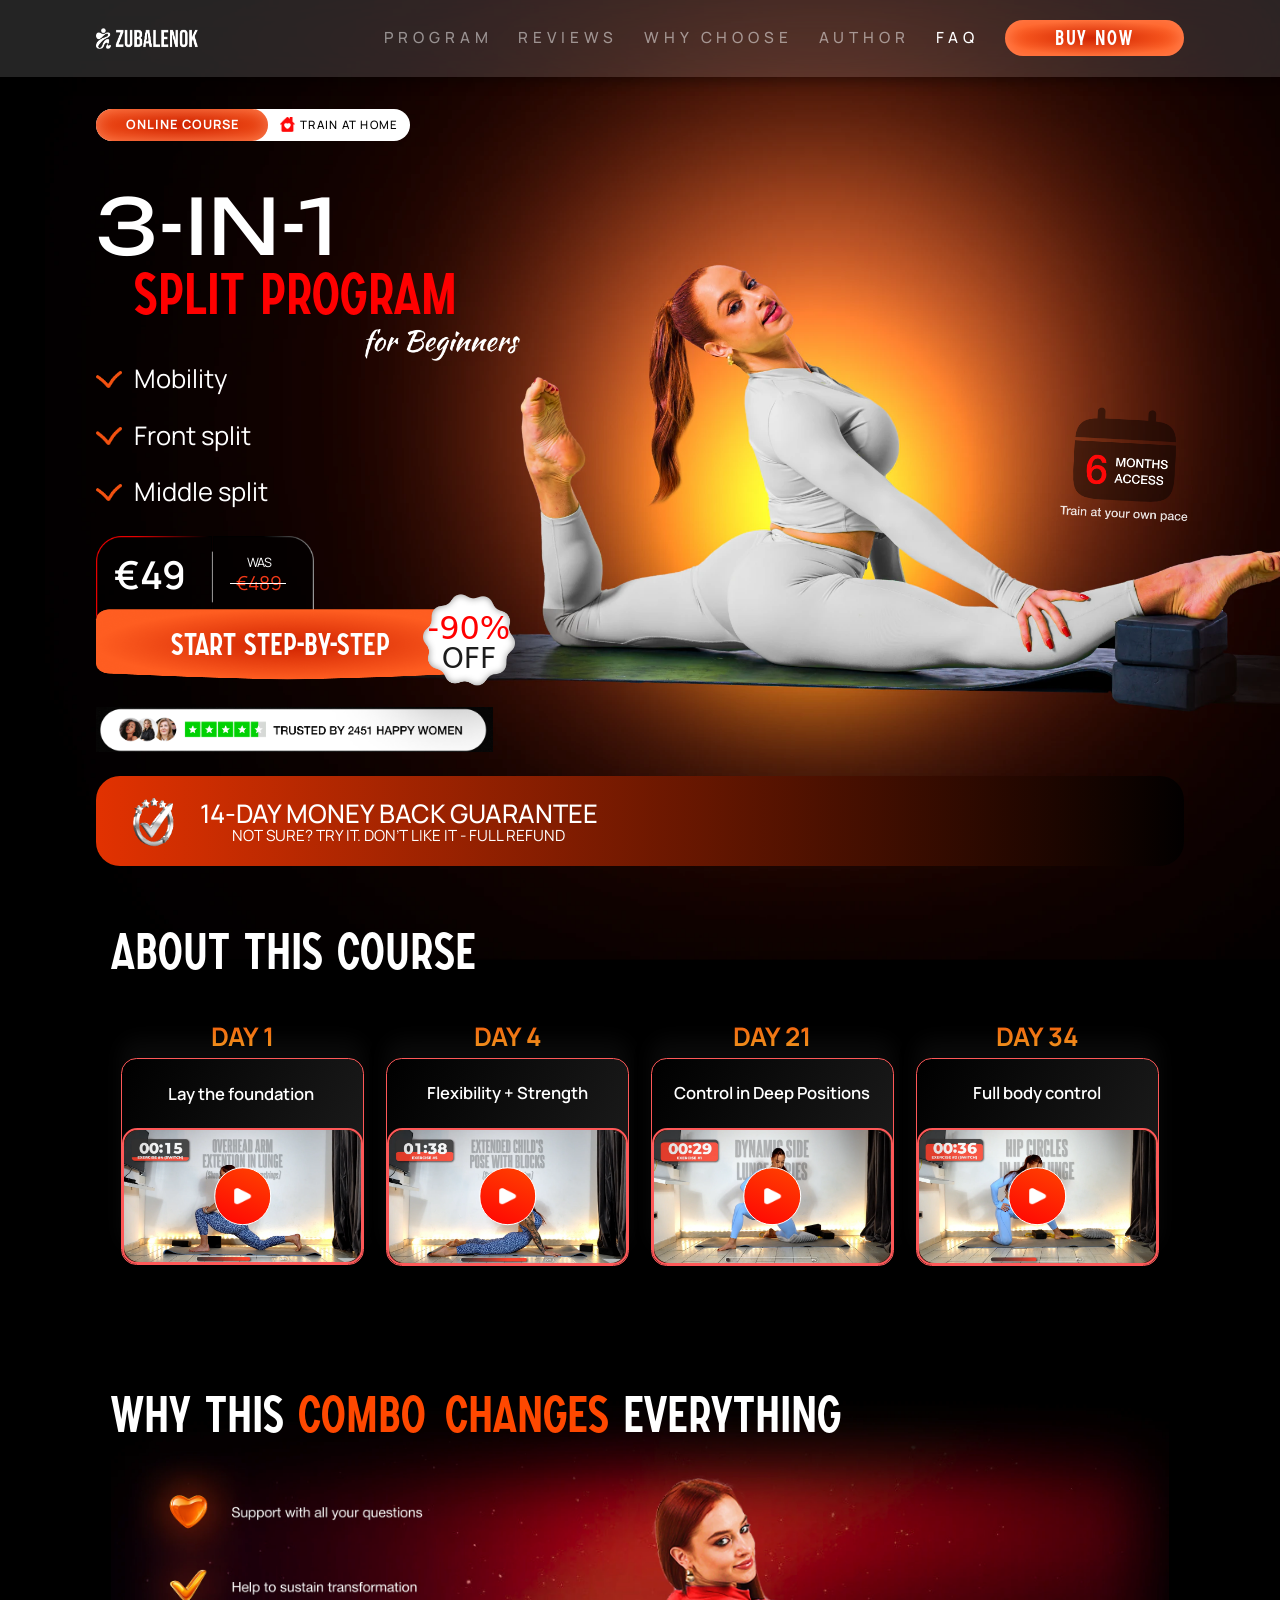
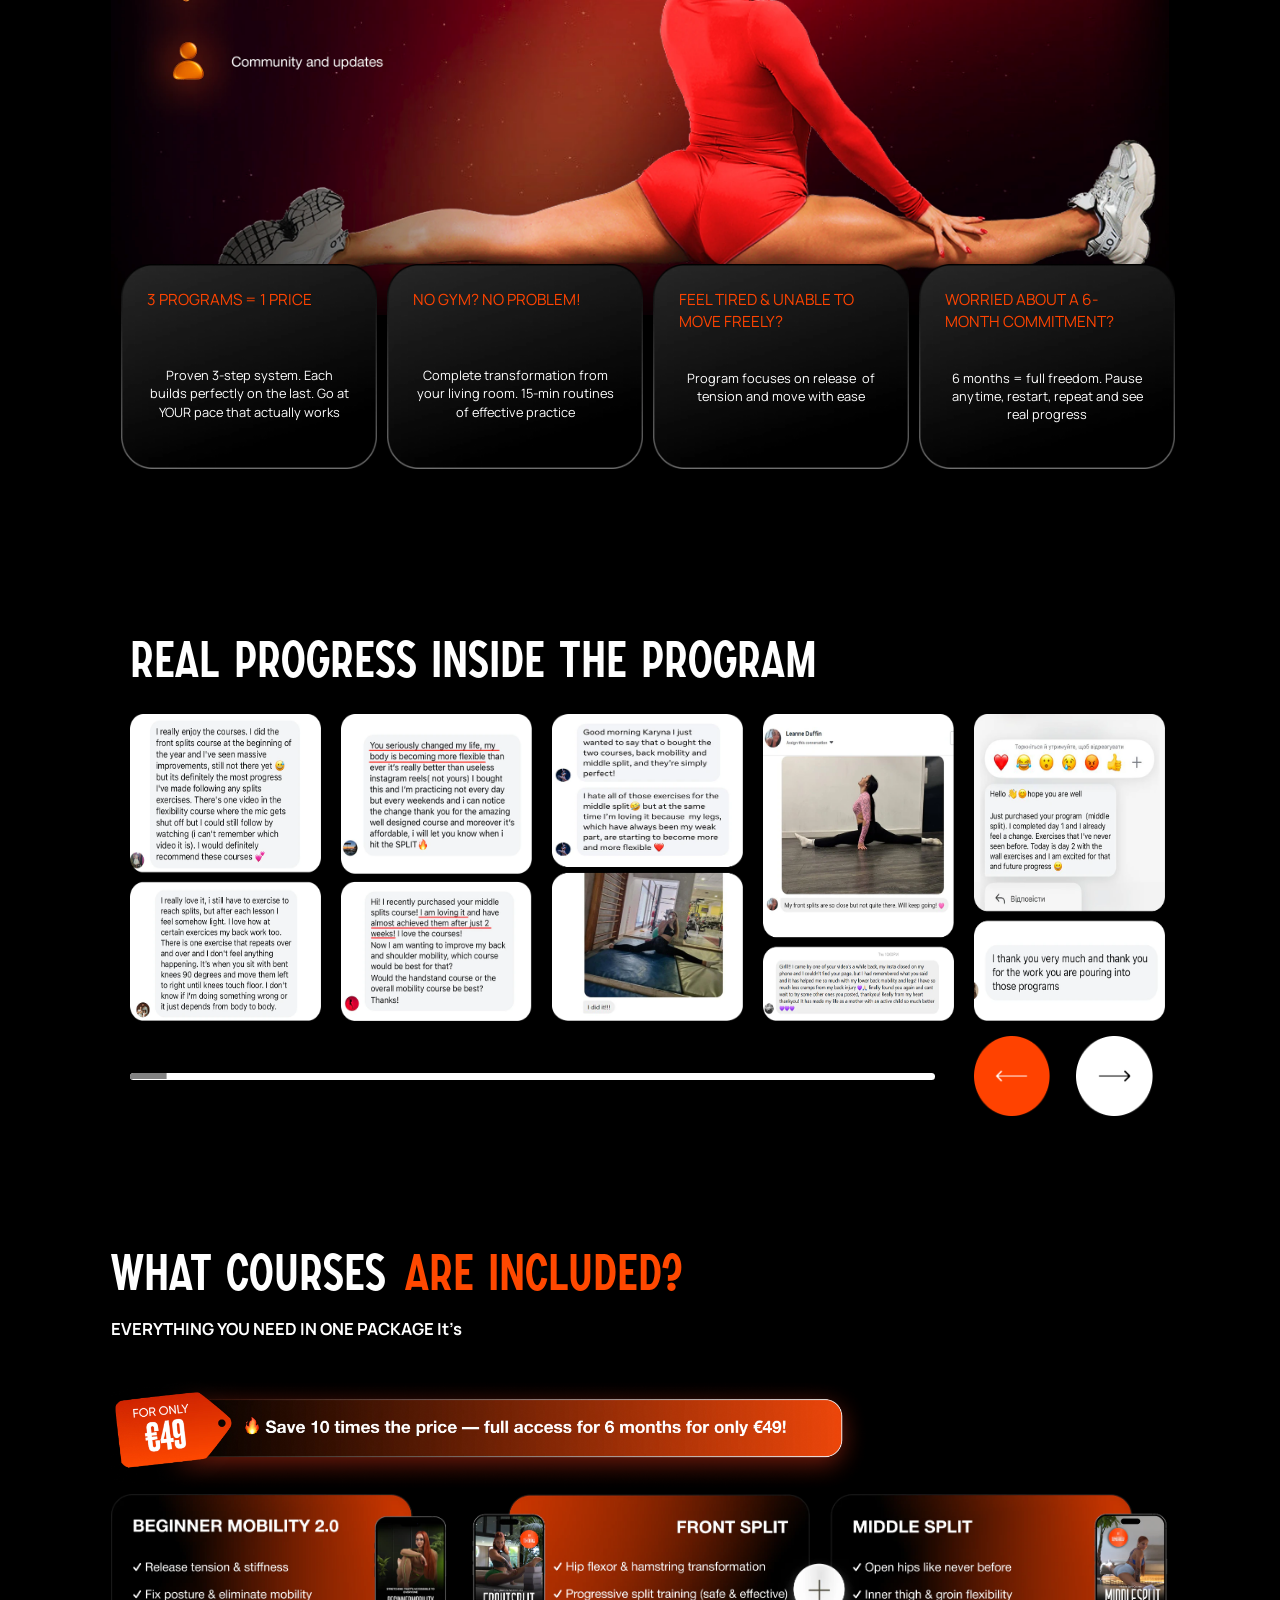
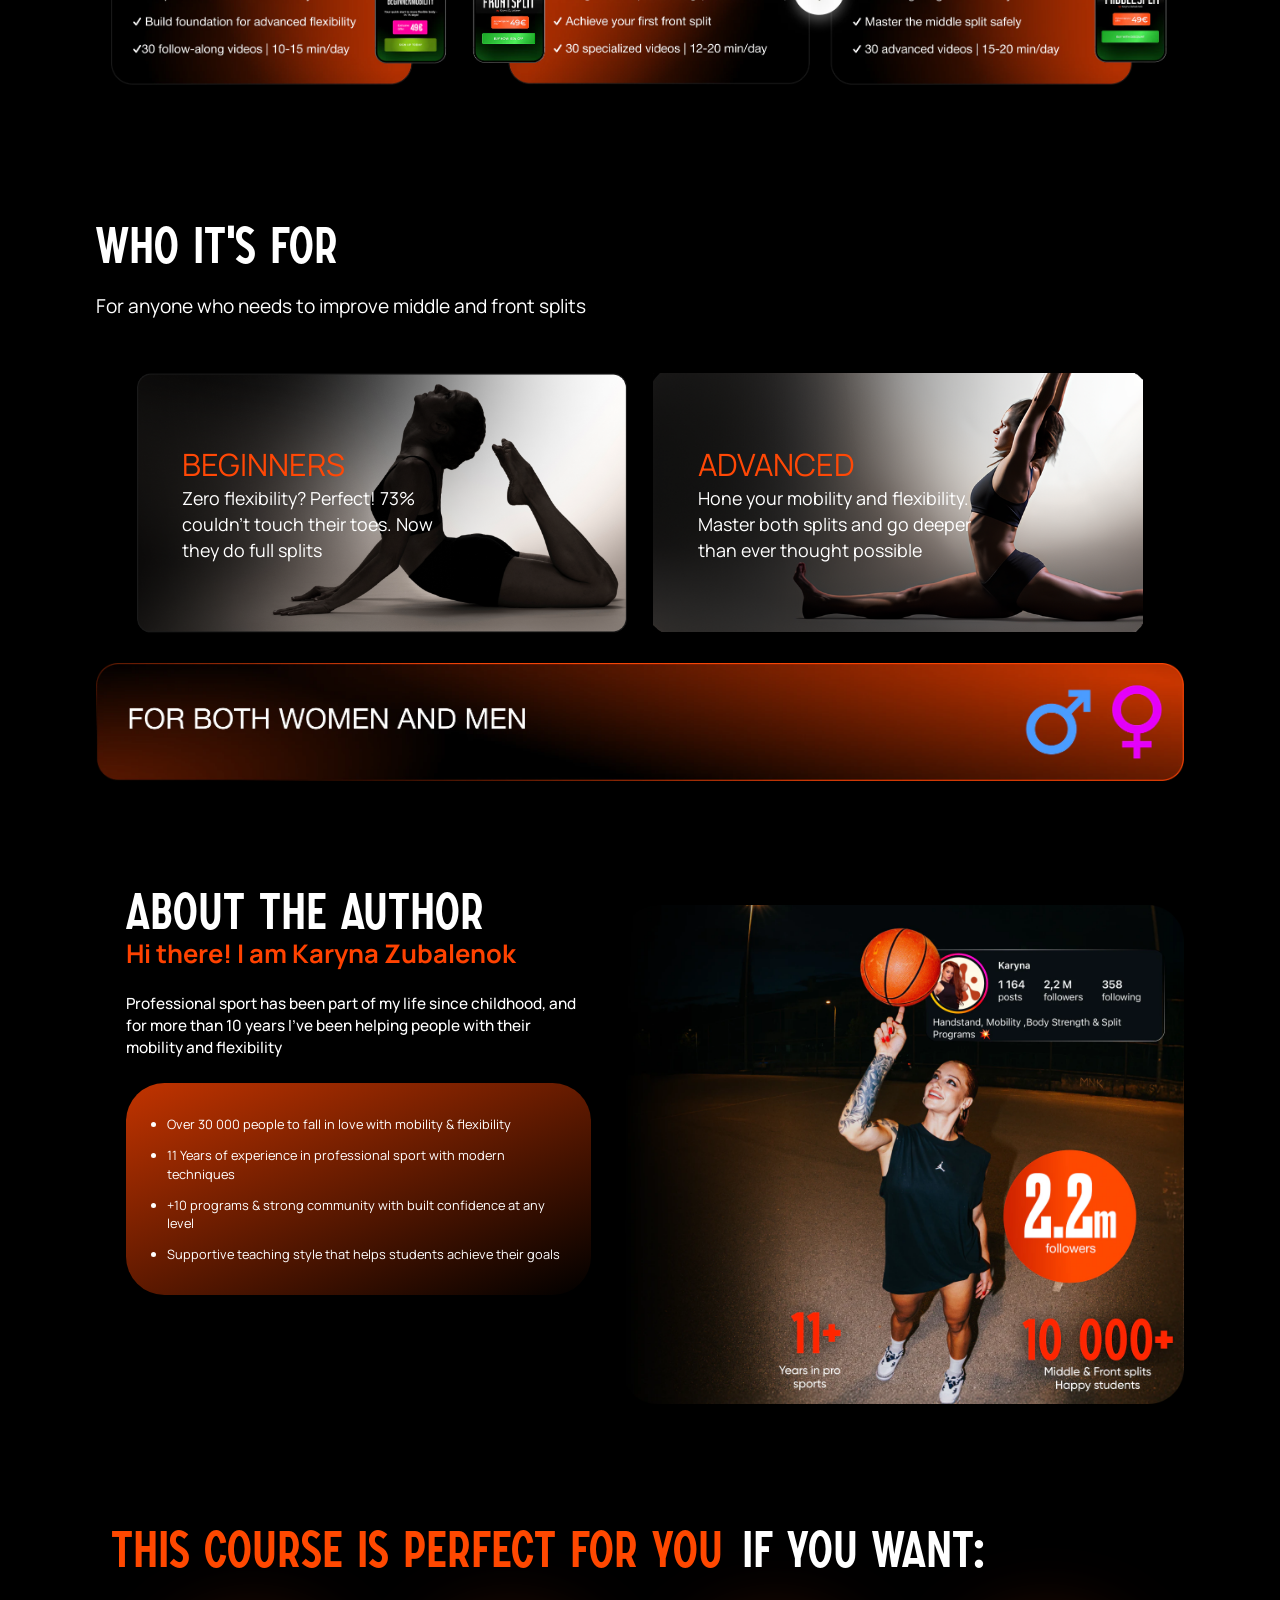
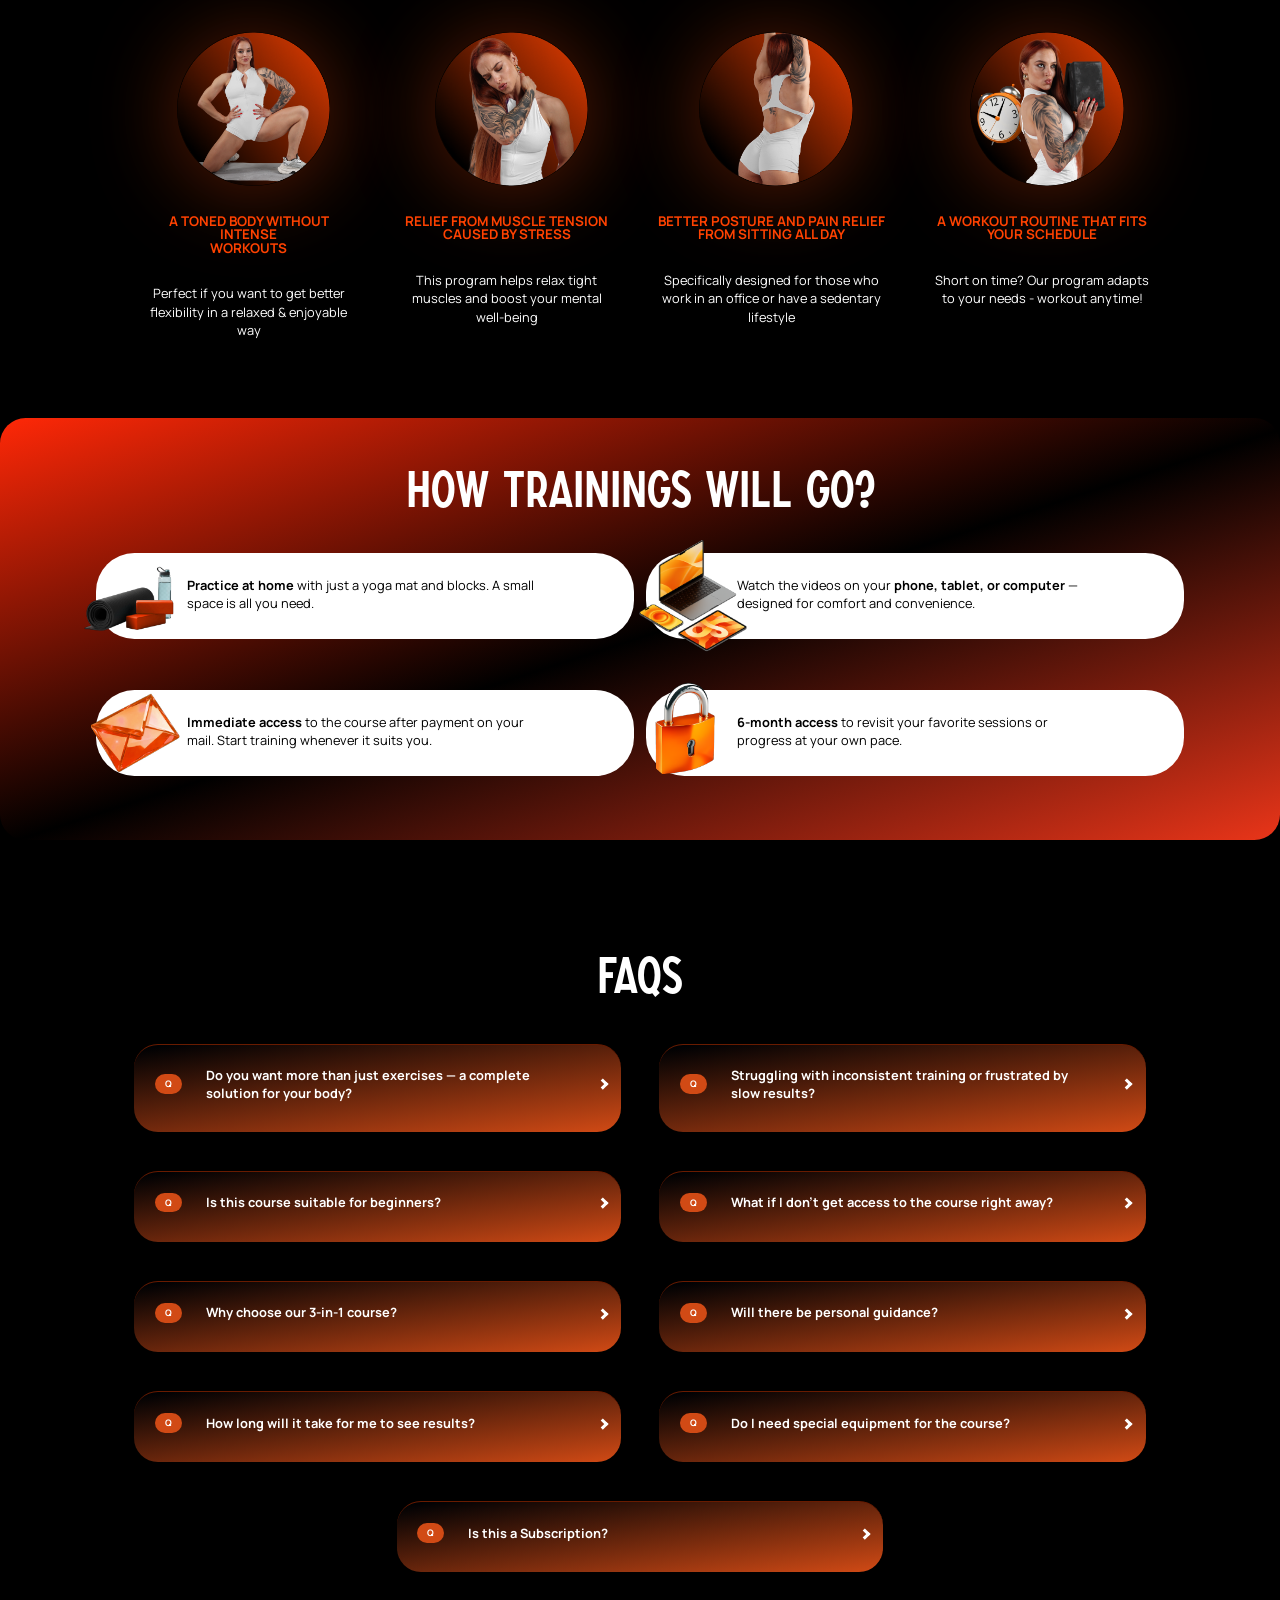
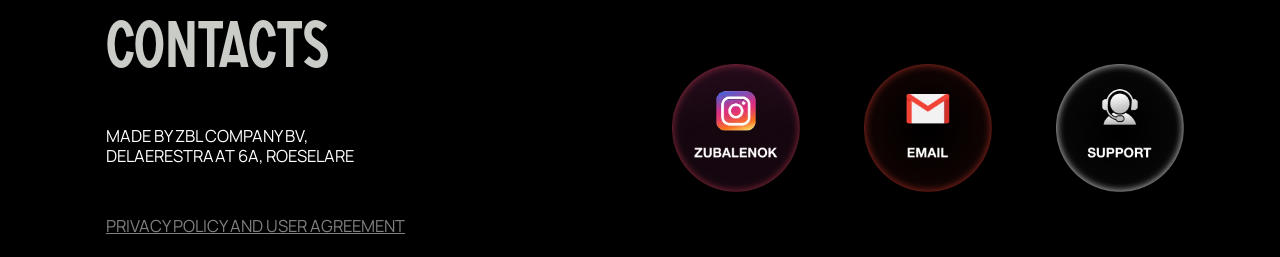
<file: index.html>
<!DOCTYPE html>
<html>

<head>
    <!-- Google tag (gtag.js) -->
    <script async src="https://www.googletagmanager.com/gtag/js?id=G-BNQWDDQ77Y"></script>
    <script>
        window.dataLayer = window.dataLayer || [];
        function gtag() { dataLayer.push(arguments); }
        gtag('js', new Date());

        gtag('config', 'G-BNQWDDQ77Y');
    </script>

    <meta charset="utf-8" />
    <title>Split-pro combo</title>
    <meta http-equiv="X-UA-Compatible" content="IE=edge" />
    <meta name="viewport" content="width=device-width, initial-scale=1.0" />
    <meta property="og:title" content="">
    <meta property="og:description" content="">

    <link rel="stylesheet" href="libs/bootstrap/bootstrap-grid.min.css" />
    <link rel="stylesheet" href="js/jquery.arcticmodal-0.3.css" defer>
    <link rel="stylesheet" href="js/themes/simple.css" defer>
    <link rel="stylesheet" href="css/fonts.css" />
    <link rel="stylesheet" href="css/slider.css" />
    <link rel="stylesheet" href="css/email.css" />
    <link rel="stylesheet" href="css/main.css" />
    <link rel="stylesheet" href="css/videos.css" />
    <link rel="stylesheet" href="css/contacts.css" />
    <link rel="stylesheet" href="css/popup.css" />
    <link rel="icon" type="image/x-icon" href="img/fav.png">
    <link rel="stylesheet" href="https://cdn.jsdelivr.net/npm/swiper@11/swiper-bundle.min.css" />
    <script defer src="js/timer.js"></script>
    <!-- Pinterest Tag -->
    <script>
        !function (e) {
            if (!window.pintrk) {
                window.pintrk = function () {
                    window.pintrk.queue.push(Array.prototype.slice.call(arguments))
                }; var
                    n = window.pintrk; n.queue = [], n.version = "3.0"; var
                        t = document.createElement("script"); t.async = !0, t.src = e; var
                            r = document.getElementsByTagName("script")[0];
                r.parentNode.insertBefore(t, r)
            }
        }("https://s.pinimg.com/ct/core.js");
        pintrk('load', '2612568778192', { em: '<user_email_address>' });
        pintrk('page');
    </script>
    <noscript>
        <img height="1" width="1" style="display:none;" alt=""
            src="https://ct.pinterest.com/v3/?event=init&tid=2612568778192&pd[em]=<hashed_email_address>&noscript=1" />
    </noscript>
    <!-- end Pinterest Tag -->


    <script type="text/javascript">
        (function (c, l, a, r, i, t, y) {
            c[a] = c[a] || function () { (c[a].q = c[a].q || []).push(arguments) };
            t = l.createElement(r); t.async = 1; t.src = "https://www.clarity.ms/tag/" + i;
            y = l.getElementsByTagName(r)[0]; y.parentNode.insertBefore(t, y);
        })(window, document, "clarity", "script", "vje7s7bwhv");
    </script>



    <!-- Google Tag Manager -->
    <script>(function (w, d, s, l, i) {
            w[l] = w[l] || []; w[l].push({
                'gtm.start':
                    new Date().getTime(), event: 'gtm.js'
            }); var f = d.getElementsByTagName(s)[0],
                j = d.createElement(s), dl = l != 'dataLayer' ? '&l=' + l : ''; j.async = true; j.src =
                    'https://www.googletagmanager.com/gtm.js?id=' + i + dl; f.parentNode.insertBefore(j, f);
        })(window, document, 'script', 'dataLayer', 'GTM-58QV4748');</script>
    <!-- End Google Tag Manager -->

</head>

<body>
    <!-- Google Tag Manager (noscript) -->
    <noscript><iframe src="https://www.googletagmanager.com/ns.html?id=GTM-58QV4748" height="0" width="0"
            style="display:none;visibility:hidden"></iframe></noscript>
    <!-- End Google Tag Manager (noscript) -->

    <div style="position: relative;">
        <header class="header">
            <div class="header-wrapper">
                <img src="./img/logo.webp" alt="logo" class="header-logo">
                <nav class="header-nav">
                    <ul class="header-list">
                        <li><a href="#program" class="header-link">Program</a></li>
                        <li><a href="#reviews" class="header-link">Reviews</a></li>
                        <li><a href="#why-choose" class="header-link">Why choose</a></li>
                        <li><a href="#author" class="header-link">Author</a></li>
                        <li><a href="#faq" class="header-link">FAQ</a></li>
                    </ul>
                    <button class="header-nav-button">
                        Buy Now
                    </button>
                </nav>
            </div>
        </header>
        <section class="s1">

            <div class="s1-el">
                <div class="s1__top-nav">
                    <div class="s1__top-nav-left">
                        <h3>
                            ONLINE COURSE
                        </h3>
                    </div>
                    <div class="s1__top-nav-right">
                        <img src="./img/home.png" alt="">
                        <h3>
                            TRAIN AT HOME
                        </h3>
                    </div>
                </div>
                <span class="main_title b-titleBig">3-in-1</span><br class="br-m">
                <p class="mid-title">
                    Mobility, front & middle split
                </p>
                <span class="main_title2 b-titleRed">Split Program</span>
                <img src="./img/b-title.png" class="b-titleH-img" alt="">
                <div class="s1-deskelm">
                    <h3 class="s1-deskelm-title">
                        <img src="./img/ch.png" alt="">
                        Mobility
                    </h3>
                    <h3 class="s1-deskelm-title">
                        <img src="./img/ch.png" alt="">
                        Front split
                    </h3>
                    <h3 class="s1-deskelm-title">
                        <img src="./img/ch.png" alt="">
                        Middle split
                    </h3>
                </div>
            </div>
            <div class="s1-el">

                <img class="s1_3-in-1" src="./img/s1_info.png" />
                <div class="s1-price">
                    <div class="s1-price-left">
                        <h3 style="color: #fff">
                            €49
                        </h3>
                    </div>
                    <div class="s1-price-right">
                        <span>
                            was
                        </span>
                        <h3>
                            €489
                        </h3>
                    </div>
                </div>


                <div class="button-test-AB open-popup-btn"><button href="#" class="newButton">
                        Start Step-by-Step
                        <div class="newButton-discount">
                            <h3 class="newButton-discount-value">
                                <span>-90%</span>
                                OFF
                            </h3>
                        </div>
                    </button></div>

                    <div class="trust" style="background: url(./img/gl.png) no-repeat; background-size: contain;"> </div>
    <div class="day14-body">
        <img src="./img/check.webp" alt="">
        <div>
            <h2>
                14-Day MONEY BACK GUARANTEE
            </h2>
            <p>
                Not sure? Try it. Don’t like it - full refund
            </p>
        </div>
    </div>

        </section>
    </div>
    <section class="s2" style="padding: 10px 0 25px 0;">
        <div class="container">
            <img class="day14-img" src="img/14day-2.png">

            <div class="videoBlock-new" id="program">
                <h2 class="videoBlock-new-title">
                    about this course
                </h2>
                <div class="days">
                    <div class="day">
                        <h3 class="day-title">
                            Day 1
                        </h3>
                        <div class="daywrap">
                            <ul class="day-text">
                                <li>
                                    Lay the<br> foundation 
                                </li>
                            </ul>
                            <div class="video-wrapper">
                                <video preload="none" class="day-video" src="./media/video-1.mp4"
                                    poster="./media/poster-1.webp" controls muted></video>
                                <div class="play-btn">
                                    <img class="play-btn-img" src="./img/play.png" alt="Play">
                                </div>
                            </div>
                        </div>


                    </div>
                    <div class="day">
                        <h3 class="day-title">
                            Day 4
                        </h3>
                        <div class="daywrap">
                            <ul class="day-text">
                                <li>
                                    Flexibility +<br> Strength
                                </li>
                            </ul>
                            <div class="video-wrapper">
                                <video preload="none" class="day-video" src="./media/video-2.mp4"
                                    poster="./media/poster-2.webp" controls muted></video>
                                <div class="play-btn">
                                    <img class="play-btn-img" src="./img/play.png" alt="Play">
                                </div>
                            </div>
                        </div>



                    </div>
                    <div class="day day-3">
                        <h3 class="day-title">
                            Day 21
                        </h3>
                        <div class="daywrap">
                            <ul class="day-text">
                                <li>
                                    Control in<br> Deep Positions
                                </li>
                            </ul>
                            <div class="video-wrapper">
                                <video preload="none" class="day-video" src="./media/video-3.mp4"
                                    poster="./media/poster-3.webp" controls muted></video>
                                <div class="play-btn">
                                    <img class="play-btn-img" src="./img/play.png" alt="Play">
                                </div>
                            </div>
                        </div>


                    </div>
                    <div class="day day-4">
                        <h3 class="day-title">
                            Day 34
                        </h3>
                        <div class="daywrap">
                            <ul class="day-text">
                                <li>
                                    Full body<br> control
                                </li>
                            </ul>
                            <div class="video-wrapper">
                                <video preload="none" class="day-video" src="./media/video-4.mp4"
                                    poster="./media/poster-4.webp" controls muted></video>
                                <div class="play-btn">
                                    <img class="play-btn-img" src="./img/play.png" alt="Play">
                                </div>
                            </div>
                        </div>


                    </div>
                </div>
            </div>

            <div class="any-1" id="reviews">
               <div class="ts12">
                 <p class="black_title">WHY THIS <span class="orange_title">COMBO</span></p>
            <p class="orange_title">CHANGES <span class="black_title">EVERYTHING</span></p>

               </div>
            <div class="features">
                <img src="img/wtcce.png">
            </div>
            <img src="./img/wtcce-2.webp" class="wtcce-2" alt="">

            <table class="table_1">
                <tr>
                    <td>
                        <div class="table_item">
                            <p class="table_title">3 PROGRAMS = 1 PRICE</p>
                            <p class="table_text">Proven 3-step system.
                                Each builds perfectly on the last. Go at YOUR pace that actually works</p>
                        </div>
                    </td>
                    <td>
                        <div class="table_item">
                            <p class="table_title">NO GYM? NO PROBLEM!</p>
                            <p class="table_text">Complete transformation from your living room. 15-min routines of
                                effective practice</p>

                        </div>
                    </td>
                </tr>
                <tr>
                    <td>
                        <div class="table_item">
                            <p class="table_title">FEEL TIRED & UNABLE TO MOVE FREELY?</p>
                            <p class="table_text">Program focuses on release  of tension and move with ease</p>
                        </div>
                    </td>
                    <td>
                        <div class="table_item">
                            <p class="table_title">WORRIED ABOUT A 6-MONTH COMMITMENT?</p>
                            <p class="table_text">6 months = full freedom. Pause anytime, restart, repeat and see real
                                progress
                            <p>
                        </div>
                    </td>
                </tr>
            </table>
            </div>
        </div>
    </section>

    <div class="first-slider" id="why-choose">
            <h2 class="black_title">Real progress inside the program</h2>

            <div class="first-swiper swiper">
                <div class="swiper-wrapper">
                    <img src="./img/slider/slider (1).webp" class="swiper-slide" alt="">
                    <img src="./img/slider/slider (2).webp" class="swiper-slide" alt="">
                    <img src="./img/slider/slider (3).webp" class="swiper-slide" alt="">
                    <img src="./img/slider/slider (4).webp" class="swiper-slide" alt="">
                    <img src="./img/slider/slider (5).webp" class="swiper-slide" alt="">
                    <img src="./img/slider/slider (6).webp" class="swiper-slide" alt="">
                    <img src="./img/slider/slider (7).webp" class="swiper-slide" alt="">
                    <img src="./img/slider/slider (8).webp" class="swiper-slide" alt="">
                    <img src="./img/slider/slider (9).webp" class="swiper-slide" alt="">
                    <img src="./img/slider/slider (10).webp" class="swiper-slide" alt="">
                    <img src="./img/slider/slider (11).webp" class="swiper-slide" alt="">
                    <img src="./img/slider/slider (12).webp" class="swiper-slide" alt="">
                    <img src="./img/slider/slider (13).webp" class="swiper-slide" alt="">
                    <img src="./img/slider/slider (14).webp" class="swiper-slide" alt="">
                    <img src="./img/slider/slider (15).webp" class="swiper-slide" alt="">
                    <img src="./img/slider/slider (16).webp" class="swiper-slide" alt="">
                    <img src="./img/slider/slider (17).webp" class="swiper-slide" alt="">
                    <img src="./img/slider/slider (18).webp" class="swiper-slide" alt="">
                    <img src="./img/slider/slider (19).webp" class="swiper-slide" alt="">
                    <img src="./img/slider/slider (20).webp" class="swiper-slide" alt="">
                    <img src="./img/slider/slider (21).webp" class="swiper-slide" alt="">
                    <img src="./img/slider/slider (22).webp" class="swiper-slide" alt="">
                </div>
            </div>

            <div style="display: flex; align-items: center; gap: 3vw;">
                <div class="first-slider-pagination swiper-pagination"></div>
                <div class="buttons-sl">
                    <img src="./img/slider/nl.png" class="left-b" alt="">
                    <img src="./img/slider/nr.png" class="right-b" alt="">
                </div>
            </div>
        </div>

    <section class="s12">
        <div class="container">
            <div class="ts12">
                <p class="black_title">What Courses</p>
                <p class="orange_title">are included?</p>
            </div>


            <div class="title_inc_descr">EVERYTHING YOU NEED IN ONE PACKAGE It’s </div>

            <img src="./img/s12-p.webp" alt="" class="s12-p">
            <img src="./img/s12-c.webp" alt="" class="s12-c">
            <div class="dcf">
                <div class="box">
                <div class="items">

                    <div class="items_text">
                        <p class="tit">Beginner mobility 2.0</p>
                        <p class="white_p">✓ Release tension & stiffness<br>
                            ✓ Fix posture & eliminate mobility<br>
                            ✓ Build foundation for advanced flexibility<br>
                            ✓30 follow-along videos | 10-15 min/day</p>
                    </div>

                </div>
                <img class="box_img" src="img/s12_1.png">
            </div>

            <div class="box">
                <div class="items">

                    <div class="items_text">
                        <p class="tit">Front Split</p>
                        <p class="white_p">✓ Hip flexor & hamstring transformation<br>
                            ✓ Progressive split training (safe & effective)<br>
                            ✓ Achieve your first front split<br>
                            ✓ 30 specialized videos | 12-20 min/day</p>
                    </div>

                </div>
                <img class="box_img" src="img/s12_2.png">
            </div>

            <div class="box">
                <div class="items">

                    <div class="items_text">
                        <p class="tit">Middle Split</p>
                        <p class="white_p">✓ Open hips like never before<br>
                            ✓ Inner thigh & groin flexibility<br>
                            ✓ Master the middle split safely<br>
                            ✓ 30 advanced videos | 15-20 min/day</p>
                    </div>

                </div>
                <img class="box_img" src="img/s12_3.png">
            </div>
            <center>
                <div class="button-test-AB open-popup-btn"><img src="img/price.png" class="price_img"></div>
            </center>
            </div>
            
        </div>
    </section>
    <section class="s5">
        <p class="black_title">Who It's For</p>
    <p class="under_title">For anyone who needs to<br> improve middle and front splits</p>
        <div class="container">
            <div class="wif_box1">
                <p class="wif_title1">Beginners</p>
                <p class="wif_title2">Zero flexibility? Perfect! 73%<br> couldn't touch their toes.<br> Now they do full
                    splits</p>

            </div>

            <div class="wif_box2" style="background-image: url(./img/wif2new.png);">
                <p class="wif_title1">Advanced</p>
                <p class="wif_title2">Hone your mobility and<br> flexibility. Master both splits<br> and go deeper than
                    ever<br> thought possible</p>

            </div>

        </div>
        <img src="img/fbw.png" class="fbw-img">
        <img src="img/fbw2.webp" class="fbw2-img">
    </section>
    <section class="s4" id="author">
        <div class="container">
            <p class="black_title">About the Author</p>
            <div class="title_aut">Hi there! I am Karyna Zubalenok</div>
            <div class="title_aut_descr">Professional sport has been part of my life since childhood, and for more than
                10 years I’ve been helping people with their mobility and flexibility</div>
            <div class="info">
                <ul>
                    <li>Over 30 000 people to fall in love with mobility & flexibility</li>
                    <li>11 Years of experience in professional sport with modern techniques</li>
                    <li>+10 programs & strong community with built confidence at any level</li>
                    <li>Supportive teaching style that helps students achieve their goals</li>

                </ul>
            </div>
        </div>
        <img src="img/s4.webp" class="s4-img">
        <img src="img/s4-2.webp" class="s42-img">

    </section>


    <section class="s2">
        <div class="container">

            <div class="ts12">
                <p class="orange_title2">This course is<br> perfect for you</p>
            <p class="black_title2">if you want:</p>
            </div>

            <table class="table_2">
                <tr>
                    <td>
                        <div class="table_item2">
                            <img src="img/t1img.png">
                            <p class="blue_p">A toned body without intense<br> workouts</p>
                            <p class="white_p">Perfect if you want to get better flexibility in a relaxed & enjoyable
                                way</p>
                        </div>
                    </td>
                    <td>
                        <div class="table_item2">
                            <img src="img/t2img.png">
                            <p class="blue_p">Relief from muscle tension caused by stress</p>
                            <p class="white_p">This program helps relax tight muscles and boost your mental well-being
                            </p>
                        </div>
                    </td>
                </tr>
                <tr>
                    <td>
                        <div class="table_item2">
                            <img src="img/t3img.png">
                            <p class="blue_p">Better posture and pain relief from sitting all day</p>
                            <p class="white_p">Specifically designed for those who work in an office or have a sedentary
                                lifestyle</p>
                        </div>
                    </td>
                    <td>
                        <div class="table_item2">
                            <img src="img/t4img.png">
                            <p class="blue_p">A workout routine that fits your schedule</p>
                            <p class="white_p">Short on time? Our program adapts to your needs - workout anytime!</p>
                        </div>
                    </td>
                </tr>
            </table>
        </div>
    </section>

    <section class="s3">
        <div class="container">
            <h2 class="black_title rdtitle">How trainings<br> will go?</h2>
            <div class="content">
                <div class="items">
                    <img src="img/s3_1.png">
                    <p><b>Practice at home</b> with just a yoga mat and blocks.
                        A small space is all you need.</p>
                </div>
                <div class="items">
                    <img src="img/s3_2.png">
                    <p><b>Immediate access</b> to the course after payment on your mail.
                        Start training whenever it suits you.</p>
                </div>
                <div class="items">
                    <img src="img/s3_3.png">
                    <p>Watch the videos on your <b>phone, tablet, or computer</b> — designed for comfort and
                        convenience.</p>
                </div>

                <div class="items">
                    <img src="img/s3_4.png">
                    <p><b>6-month access</b> to revisit your favorite sessions or progress at your own pace.</p>
                </div>

            </div>

        </div>
    </section>

    <section class="s11" id="faq">
        <div class="container">

            <p class="black_title" style="text-align: center !important;">FAQs</p><br>
            <div class="accordion">
                <section class="accordion_item">
                    <div class="title_block">
                        <div class="num">Q</div>
                        <div>Do you want more than just exercises — a complete solution for your body?</div>
                    </div>
                    <div class="info">
                        <div class="items_faq">
                            <img src="img/galochka.png">
                            <p>We combine stretching, mobility, and deep recovery work, offering <b>a comprehensive
                                    approach</b> for holistic health, not just isolated results</p>
                        </div>


                    </div>
                </section>
                <section class="accordion_item">
                    <div class="title_block">
                        <div class="num">Q</div>
                        <div>Struggling with inconsistent training or frustrated by slow results?</div>
                    </div>
                    <div class="info">
                        <div class="items_faq">
                            <img src="img/galochka.png">
                            <p>With access to three specialized courses for 6 months, you’ll see consistent progress at
                                your own pace.
                                Plus, our continuous support and personalized feedback ensure <b>you stay motivated and
                                    on track until you reach your goals</b>
                            </p>
                        </div>

                    </div>
                </section>
                <section class="accordion_item">
                    <div class="title_block">
                        <div class="num">Q</div>
                        <div>Is this course suitable for beginners?</div>
                    </div>
                    <div class="info">
                        <div class="items_faq">
                            <img src="img/galochka.png">
                            <p>Absolutely! Whether you're just starting or have been working on flexibility <b>for a
                                    while, this course is designed for all levels.</b> You’ll get step-by-step guidance,
                                so you’ll feel confident every step of the way, even if you're new to flexibility
                                training</p>
                        </div>

                    </div>
                </section>
                <section class="accordion_item">
                    <div class="title_block">
                        <div class="num">Q</div>
                        <div>What if I don’t get access to the course right away?</div>
                    </div>
                    <div class="info">
                        <div class="items_faq">
                            <img src="img/galochka.png">
                            <p>If there’s any issue, <b>we’ll fix it immediately! </b>
                                Simply reach out to our support team, and we’ll ensure you <b>get access within 24
                                    hours.</b> We’re here to make sure you can start training right away!</p>
                        </div>

                    </div>
                </section>
                <section class="accordion_item">
                    <div class="title_block">
                        <div class="num">Q</div>
                        <div>Why choose our 3-in-1 course?</div>
                    </div>
                    <div class="info">
                        <div class="items_faq">
                            <img src="img/galochka.png">
                            <p>This course isn’t just about stretching — it’s about improving your overall well-being.
                                With our proven techniques and expert guidance, <b>you’ll feel stronger, more confident,
                                    and healthier</b> with every session</p>
                        </div>

                    </div>
                </section>
                <section class="accordion_item">
                    <div class="title_block">
                        <div class="num">Q</div>
                        <div>Will there be personal guidance?</div>
                    </div>
                    <div class="info">
                        <div class="items_faq">
                            <img src="img/galochka.png">
                            <p>The course is pre-recorded, so there's no personal coaching. <b>However, you can ask any
                                    questions on the support page in Instagram – @zubalenok.team</b></p>
                        </div>

                    </div>
                </section>
                <section class="accordion_item">
                    <div class="title_block">
                        <div class="num">Q</div>
                        <div>How long will it take for me to see results?</div>
                    </div>
                    <div class="info">
                        <div class="items_faq">
                            <img src="img/galochka.png">
                            <p><b>Flexibility is a journey</b> — with consistent practice, you’ll start seeing
                                noticeable improvements in just <b>2-4 weeks.</b> If you stick with it, your progress
                                will grow faster, and soon you'll be hitting new goals!</p>
                        </div>

                    </div>
                </section>
                <section class="accordion_item">
                    <div class="title_block">
                        <div class="num">Q</div>
                        <div>Do I need special equipment for the course?</div>
                    </div>
                    <div class="info">
                        <div class="items_faq">
                            <img src="img/galochka.png">
                            <p>The only equipment you need is a yoga mat and blocks. <b>This course is designed to be
                                    done at home, without the need for fancy gym gear.</b> You can practice in the
                                comfort of your own space, making it easy and convenient to get started!</p>
                        </div>

                    </div>
                </section>
                <section class="accordion_item">
                    <div class="title_block">
                        <div class="num">Q</div>
                        <div>Is this a Subscription?</div>
                    </div>
                    <div class="info">
                        <div class="items_faq">
                            <img src="img/galochka.png">
                            <p><b>No, this is not a subscription.</b> It's a one-time
                                purchase with the option to repurchase access if needed</p>
                        </div>

                    </div>
                </section>
            </div>
        </div>
    </section>
    <footer class="footer" id="footer">
            <!-- <div class="footer-timer" style="padding-bottom: 10px;">
                <div class="footer-timer-item">
                    <h3 class="footer-timer-value">23</h3>
                    <p class="footer-timer-time">hours</p>
                </div>
                <div class="footer-timer-item">
                    <h3 class="footer-timer-value">59</h3>
                    <p class="footer-timer-time">minutes</p>
                </div>
                <div class="footer-timer-item">
                    <h3 class="footer-timer-value">59</h3>
                    <p class="footer-timer-time">seconds</p>
                </div>
            </div> -->
            <a href="https://zubalenok.online/shop/item/11631" class="footerButton">
                <p>YES, - 70% OFF NOW</p>
            </a>
            <span class="spf">660€ VALUE FOR JUST 2€/MONTH</span>
        </footer>
    <div class="contacts">
            <h2 class="contacts-title">
                CONTACTS
            </h2>
            <p class="contact-text">
                MADE BY ZBL COMPANY BV, <br>Delaerestraat 6a, Roeselare
            </p>
            <nav class="contacts__links">
                <a href="https://www.instagram.com/zubalenok/" class="contacts__links-link">
                    <img src="./img/instagram.webp" alt="">
                </a>
                <a href="mailto:SUPPORT_ZUBALENOK@ZBL.AGENCY" class="contacts__links-link">
                    <img src="./img/email.webp" alt="">
                </a>
                <a href="https://www.instagram.com/zubalenok.team/" class="contacts__links-link">
                    <img src="./img/support.webp" alt="">
                </a>
            </nav>
            <a href="/policy" class="contacts-privacy">
                privacy Policy and user agreement
            </a>
        </div>
    <div class="popup-overlay">
        <div class="popup-content">
            <button class="close-btn">&times;</button>

            <h2 class="popup-title">FILL OUT THE FORM</h2>
            <p class="popup-subtitle">to get access to</p>
            <h3 class="product-name">FLEXIBILITY & MOBILITY PROGRAM</h3>

            <div class="price-container">
                <div class="popup-price-new">49€</div>
                <div class="popup-price-old">489€</div>
            </div>


            <form id="custom-subscribe-form" class="signup-form"
                data-redirect-url="https://zubalenok.kwiga.com/o/qNUfv0HBFlea/payment">

                <input type="hidden" name="DOMAIN" value="zubalenok-program.online" id="domainInput" />
                <input type="hidden" name="COURSE_NAME" value="Split-Pro Combo" id="courseInput" />

                <input type="text" name="FNAME" placeholder="Name" required>

                <input type="email" name="EMAIL" placeholder="E-mail" required>

                <button type="submit" class="join-btn" style="font-size: 16px;
    width: 100%;">
                    JOIN NOW
                </button>

            </form>


            <div class="footer-info">
                <p>P.S. 14-day money-back guarantee</p>
                <p>Instant access right after payment</p>
            </div>

            <div class="timer-section">
                <p class="timer-title">Price goes up in:</p>
                <div class="timer-display">
                    <div class="timer-block">
                        <span id="hours">00</span>
                        <label>hours</label>
                    </div>
                    <div class="timer-block">
                        <span id="minutes">29</span>
                        <label>minutes</label>
                    </div>
                    <div class="timer-block">
                        <span id="seconds">52</span>
                        <label>seconds</label>
                    </div>
                </div>
            </div>

            <p class="privacy">Your info stays private</p>
        </div>
    </div>

     <script defer>
        document.addEventListener('DOMContentLoaded', () => {
            const footer = document.getElementById('footer'); // елемент, до якого додамо клас
            if (!footer) return;

            window.addEventListener('scroll', () => {
                // Перевіряємо, скільки проскролено
                if (window.scrollY >= 200) {
                    footer.classList.add('active');
                } else {
                    footer.classList.remove('active');
                }
            });
        });
    </script>

    <script src="./js/anim-links.js"></script>
        <script type="text/javascript" src="js/jquery-1.11.0.min.js"></script>
    <script src="js/jquery.arcticmodal-0.3.min.js"></script>
    <script type="text/javascript" src="js/jquery-migrate-1.2.1.min.js"></script>
    <script src="js/lazysizes.min.js" async></script>
    <script src="js/jquery.countdown.min.js"></script>
    <script src="js/common.js" async></script>
    <script src="./js/days-2.js"></script>
    <script defer src="js/scroll-animation.js"></script>
    <script src="https://cdn.jsdelivr.net/npm/swiper@11/swiper-bundle.min.js"></script>
    <script src="js/slider.js"></script>
    <script src="js/send-mail.js"></script>

</body>

</html>
</file>
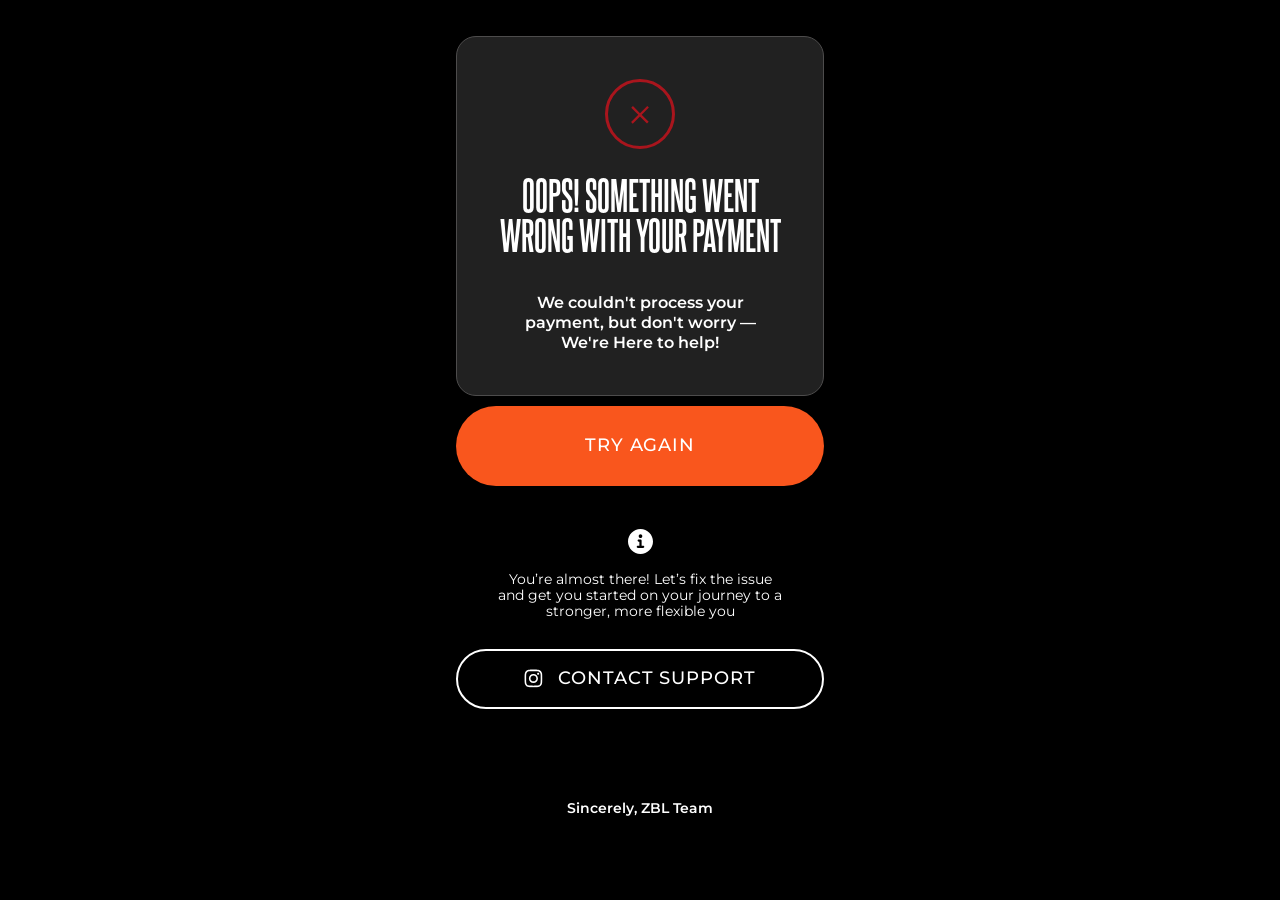
<file: failedpayment/index.html>
<!DOCTYPE html>
<html lang="en">
<head>

    <meta charset="UTF-8">
    <meta name="viewport" content="width=device-width, initial-scale=1.0">
    <link href="https://fonts.googleapis.com/css2?family=Montserrat:wght@250;300;400;500;600;700&display=swap"
        rel="stylesheet">
    <link href="https://fonts.googleapis.com/css2?family=Forum&display=swap" rel="stylesheet">
    <link rel="stylesheet" href="css/style.css">
    <link rel="stylesheet" href="css/fonts.css">
    <title>Something went wrong</title>
    <!-- Google Tag Manager -->
<script>(function(w,d,s,l,i){w[l]=w[l]||[];w[l].push({'gtm.start':
new Date().getTime(),event:'gtm.js'});var f=d.getElementsByTagName(s)[0],
j=d.createElement(s),dl=l!='dataLayer'?'&l='+l:'';j.async=true;j.src=
'https://www.googletagmanager.com/gtm.js?id='+i+dl;f.parentNode.insertBefore(j,f);
})(window,document,'script','dataLayer','GTM-58QV4748');</script>
<!-- End Google Tag Manager -->

</head>
<body> 
<!-- Google Tag Manager (noscript) -->
<noscript><iframe src="https://www.googletagmanager.com/ns.html?id=GTM-58QV4748"
height="0" width="0" style="display:none;visibility:hidden"></iframe></noscript>
<!-- End Google Tag Manager (noscript) -->

      <section class="container">
        <div class="wrap">
          <div class="circle">
            <svg width="18" height="19" viewBox="0 0 18 19" fill="none" xmlns="http://www.w3.org/2000/svg">
              <path d="M17.8985 2.53808L10.665 9.77158L17.7081 16.8147L15.9949 18.5279L8.95177 11.4848L1.71827 18.7183L0.0812134 17.0812L7.31471 9.84772L0.233498 2.7665L1.94669 1.05331L9.02791 8.13452L16.2614 0.901022L17.8985 2.53808Z" fill="#A9151D" />
            </svg> 
            </div> 
            <h3 class="title">Oops! Something went<br> wrong with your payment</h3>
            <p>We couldn't process your<br> payment, but don't worry —<br> We're Here to help!</p>
        </div>
       <a href="https://zubalenok.kwiga.com/o/qNUfv0HBFlea/payment"> <div class="btn">Try Again</div></a>
        <div class="info">
          <svg width="25" height="25" viewBox="0 0 25 25" fill="none" xmlns="http://www.w3.org/2000/svg">
  <g clip-path="url(#clip0_92_41)">
    <path fill-rule="evenodd" clip-rule="evenodd" d="M12.5 25C19.4036 25 25 19.4036 25 12.5C25 5.59645 19.4036 0 12.5 0C5.59645 0 0 5.59645 0 12.5C0 19.4036 5.59645 25 12.5 25ZM9.82143 16.7411C9.20504 16.7411 8.70536 17.2407 8.70536 17.8571C8.70536 18.4736 9.20504 18.9732 9.82143 18.9732H12.5H15.1786C15.795 18.9732 16.2946 18.4736 16.2946 17.8571C16.2946 17.2407 15.795 16.7411 15.1786 16.7411H13.6161V11.6071C13.6161 10.9907 13.1164 10.4911 12.5 10.4911H10.7143C10.0979 10.4911 9.59821 10.9907 9.59821 11.6071C9.59821 12.2235 10.0979 12.7232 10.7143 12.7232H11.3839V16.7411H9.82143ZM14.2857 7.14286C14.2857 8.12907 13.4862 8.92857 12.5 8.92857C11.5138 8.92857 10.7143 8.12907 10.7143 7.14286C10.7143 6.15664 11.5138 5.35714 12.5 5.35714C13.4862 5.35714 14.2857 6.15664 14.2857 7.14286Z" fill="white" />
  </g>
  <defs>
    <clipPath id="clip0_92_41">
      <rect width="25" height="25" fill="white" />
    </clipPath>
  </defs>
</svg>
<p>You’re almost there! Let’s fix the issue<br> and get you started on your journey to a<br> stronger, more flexible you</p>
        </div>
        <a href="https://www.instagram.com/zubalenok.team/">
        <div class="btn-inst">
          <svg width="19" height="19" viewBox="0 0 19 19" fill="none" xmlns="http://www.w3.org/2000/svg">
  <g clip-path="url(#clip0_92_48)">
    <path d="M15.2065 4.7119V4.71249C15.2065 5.29824 14.7316 5.77261 14.1464 5.77261C13.5613 5.77261 13.0863 5.29765 13.0863 4.71249C13.0863 4.12674 13.5613 3.65236 14.1464 3.65236C14.7316 3.65295 15.206 4.12674 15.2065 4.7119ZM9.4286 12.3744C7.80159 12.3744 6.48276 11.0556 6.48276 9.42854C6.48276 7.80152 7.80159 6.4827 9.4286 6.4827C11.0556 6.4827 12.3744 7.80152 12.3744 9.42854C12.3744 11.055 11.0562 12.3738 9.42978 12.3738H9.42919L9.4286 12.3744ZM9.4286 4.89104C6.92237 4.89104 4.8911 6.9229 4.8911 9.42854C4.8911 11.9342 6.92296 13.966 9.4286 13.966C11.9348 13.966 13.9661 11.9342 13.9661 9.42854C13.9661 9.42854 13.9661 9.42854 13.9661 9.42795C13.9661 6.92231 11.9348 4.89045 9.4286 4.89045C9.4286 4.89045 9.4286 4.89045 9.42801 4.89045L9.4286 4.89104ZM9.4286 2.18269C11.7875 2.18269 12.0686 2.19447 13.0003 2.23513C13.5913 2.2422 14.1535 2.35417 14.6738 2.55217L14.6402 2.54097C15.4146 2.84268 16.0156 3.44376 16.3109 4.19804L16.3179 4.21808C16.5042 4.70483 16.6149 5.2676 16.622 5.85511V5.85806C16.6639 6.79031 16.6733 7.07022 16.6733 9.42972C16.6733 11.7892 16.6621 12.0697 16.6191 13.0014C16.6079 13.593 16.4953 14.1552 16.2979 14.6755L16.3091 14.6414C16.1571 15.0397 15.932 15.3791 15.6473 15.6585L15.6467 15.6591C15.368 15.9443 15.0286 16.1694 14.6497 16.3126L14.6308 16.3191C14.1423 16.5053 13.5778 16.6161 12.9879 16.6231H12.9849C12.0468 16.665 11.7704 16.6744 9.4068 16.6744C7.042 16.6744 6.76621 16.6632 5.82866 16.6202C5.23466 16.609 4.67012 16.4964 4.14742 16.299L4.18219 16.3102C3.78384 16.1605 3.44441 15.9348 3.16744 15.649L3.16685 15.6485C2.87869 15.3715 2.65241 15.0315 2.51039 14.6508L2.5045 14.6325C2.31887 14.1446 2.20632 13.5806 2.19512 12.9914V12.9866C2.16212 12.0585 2.15034 11.7721 2.15034 9.4197C2.15034 7.0661 2.16212 6.77911 2.19512 5.83979C2.20632 5.24638 2.31828 4.68243 2.51569 4.16033L2.5045 4.1951C2.65005 3.79497 2.87692 3.45436 3.16626 3.17917L3.16744 3.17799C3.44323 2.88806 3.78325 2.66236 4.16451 2.5227L4.18278 2.51681C4.66776 2.32942 5.22817 2.21686 5.81392 2.20685H5.81805C6.75678 2.17385 7.03316 2.16265 9.39619 2.16265L9.4286 2.18269ZM9.4286 0.591614C7.02785 0.591614 6.7285 0.60281 5.78564 0.644649C5.01073 0.661149 4.27589 0.810828 3.59585 1.0707L3.64064 1.05597C3.02778 1.28992 2.50567 1.63701 2.0755 2.07426L2.07491 2.07485C1.63589 2.50502 1.28939 3.02772 1.06546 3.61111L1.05544 3.64058C0.8103 4.27583 0.660621 5.01126 0.644711 5.77851V5.78558C0.600514 6.72843 0.591675 7.02779 0.591675 9.42854C0.591675 11.8293 0.602871 12.1286 0.644711 13.0715C0.661211 13.8464 0.810889 14.5813 1.07076 15.2613L1.05603 15.2165C1.5251 16.4075 2.44969 17.332 3.61 17.7905L3.64064 17.8011C4.27589 18.0457 5.01132 18.1953 5.77857 18.2118H5.78564C6.7285 18.256 7.02785 18.2649 9.4286 18.2649C11.8294 18.2649 12.1287 18.2537 13.0716 18.2118C13.8465 18.1948 14.5813 18.0457 15.2614 17.7858L15.2166 17.8011C16.4075 17.332 17.3321 16.4075 17.7906 15.2471L17.8012 15.2165C18.0463 14.5813 18.1954 13.8458 18.2119 13.0786V13.0715C18.2561 12.1286 18.2649 11.8293 18.2649 9.42854C18.2649 7.02779 18.2537 6.72843 18.2119 5.78558C18.1948 5.01067 18.0457 4.27583 17.7859 3.59579L17.8012 3.64058C17.5666 3.02772 17.2201 2.50561 16.7823 2.07544L16.7817 2.07485C16.3515 1.63583 15.8288 1.28933 15.2454 1.0654L15.216 1.05538C14.5807 0.810239 13.8453 0.66056 13.078 0.644649H13.071C12.1281 0.600453 11.8288 0.591614 9.42801 0.591614H9.4286Z" fill="white" />
  </g>
  <defs>
    <clipPath id="clip0_92_48">
      <rect width="18.8571" height="18.8571" fill="white" />
    </clipPath>
  </defs>
</svg>
<p>Contact Support</p>
        </div></a>
        <p class="team">Sincerely, ZBL Team</p>
      </section>
</body>
</html>
</file>
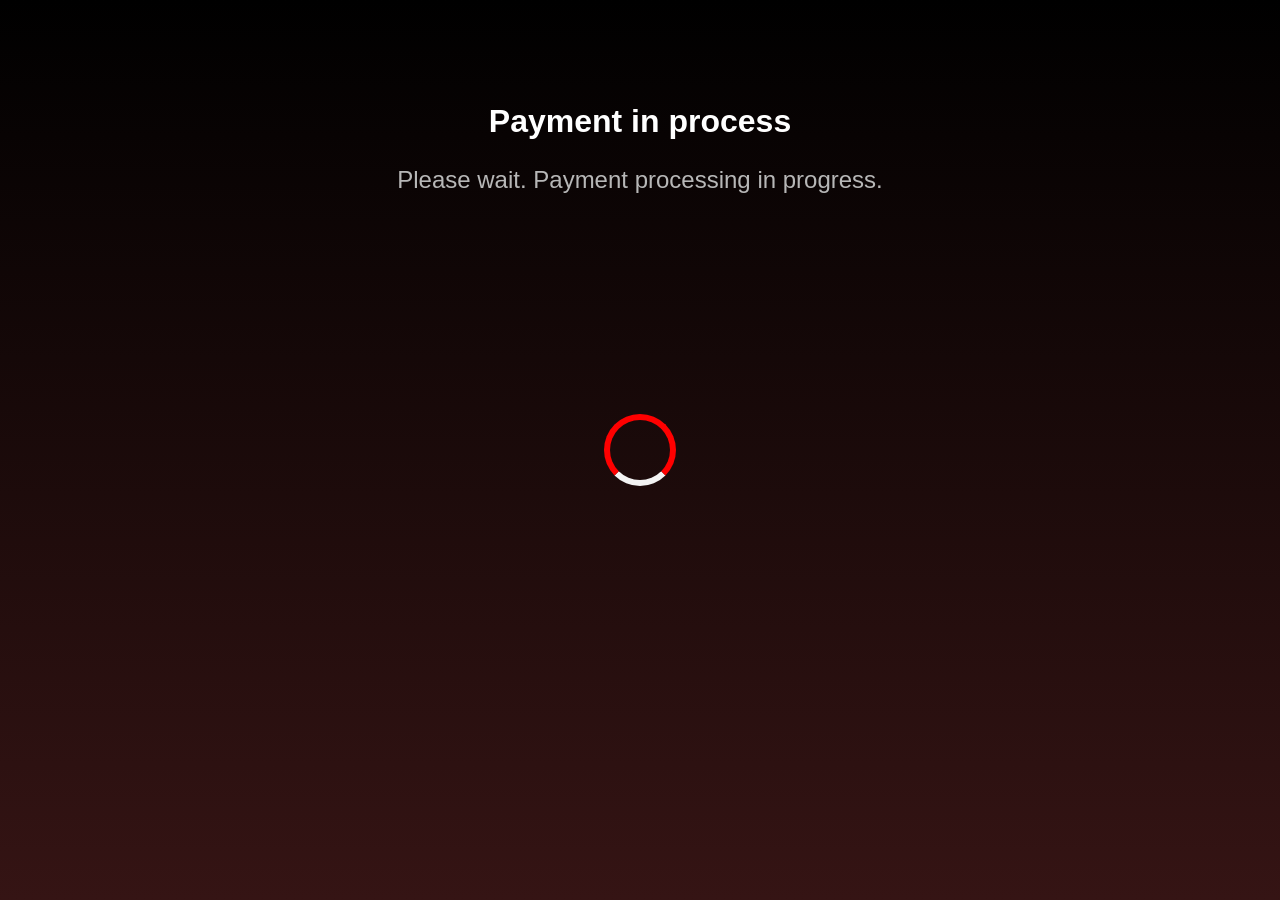
<file: payinprogress/index.html>
<!DOCTYPE html>
<html lang="uk">
<head>
    <meta charset="UTF-8">
    <meta name="viewport" content="width=device-width, initial-scale=1.0">
    <title>Стильний Прелоадер</title>
    <link rel="stylesheet" href="style.css"> </head>
<body>

    <div class="box">
        <h1>Payment in process</h1>
        <h2>Please wait. Payment processing in progress.</h2>
    </div>
    <div class="preloader-container">
        <div class="spinner"></div>
    </div>

</body>
</html>
</file>
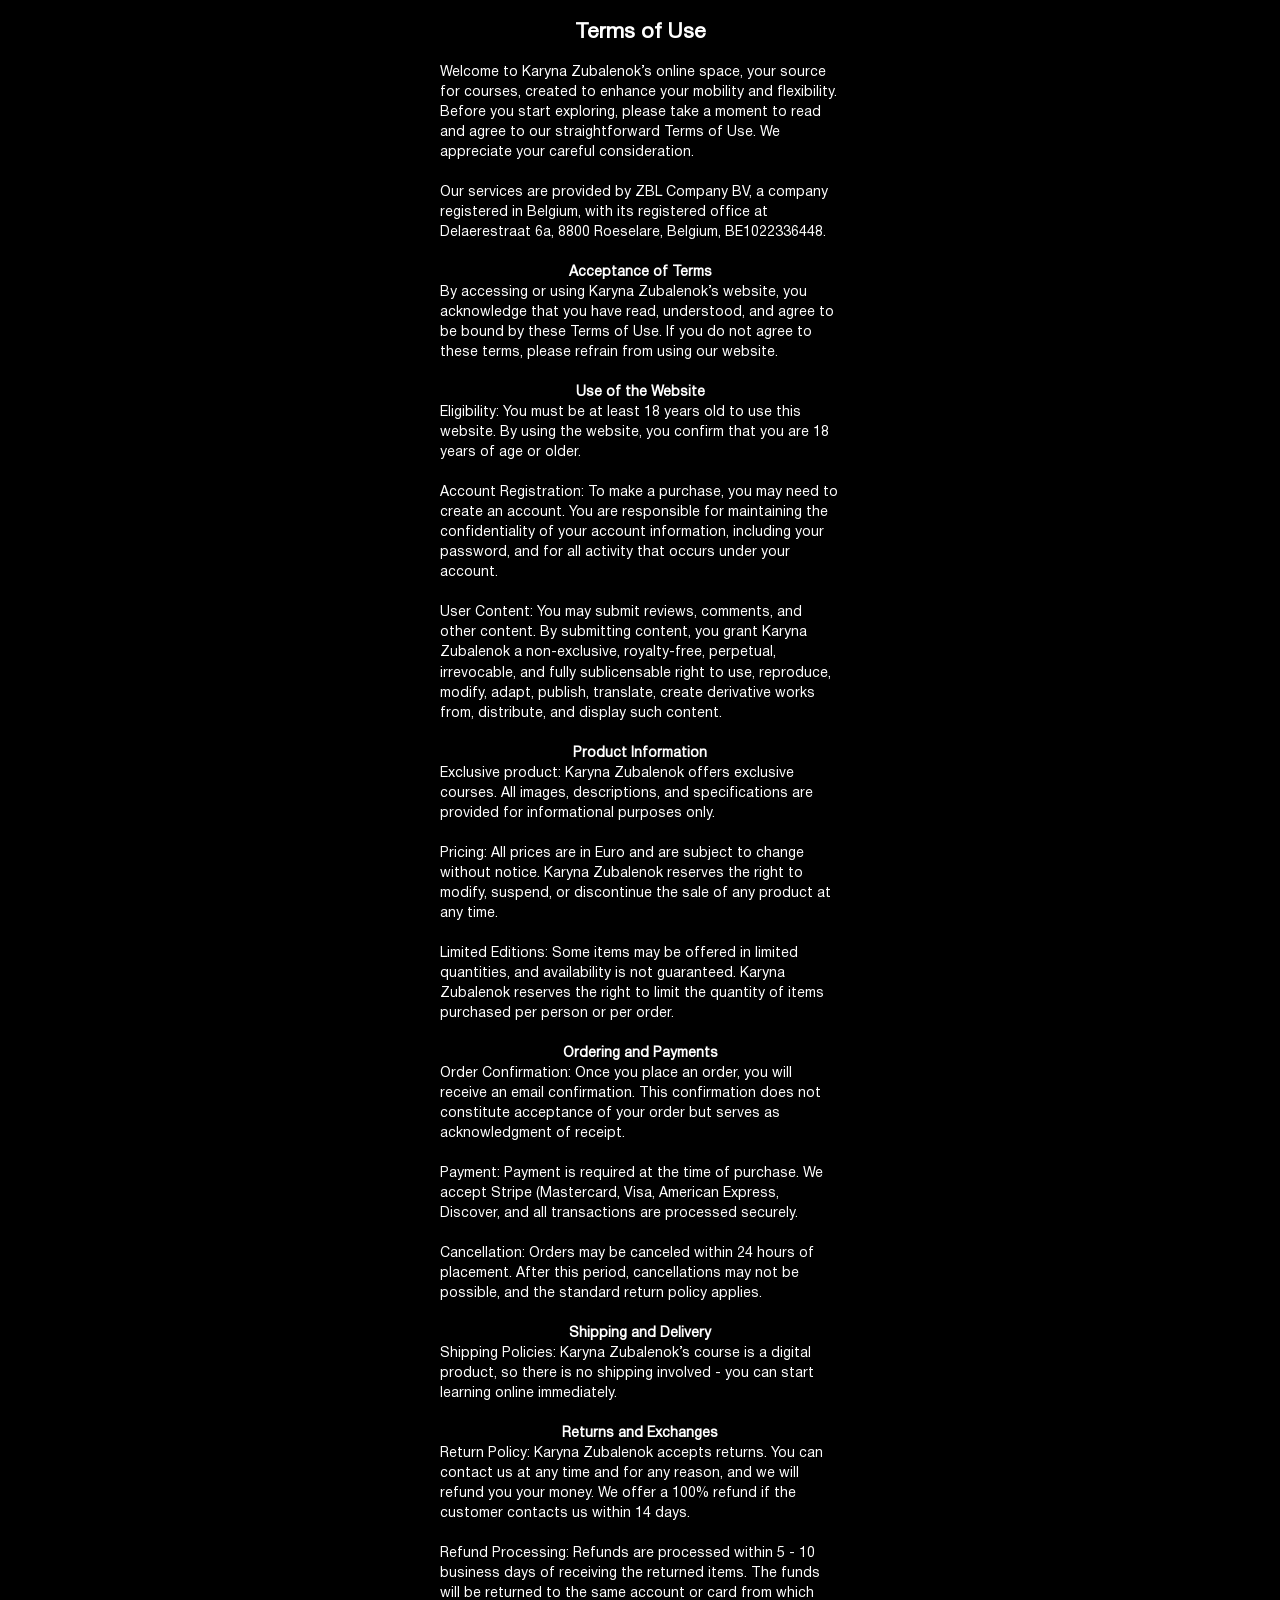
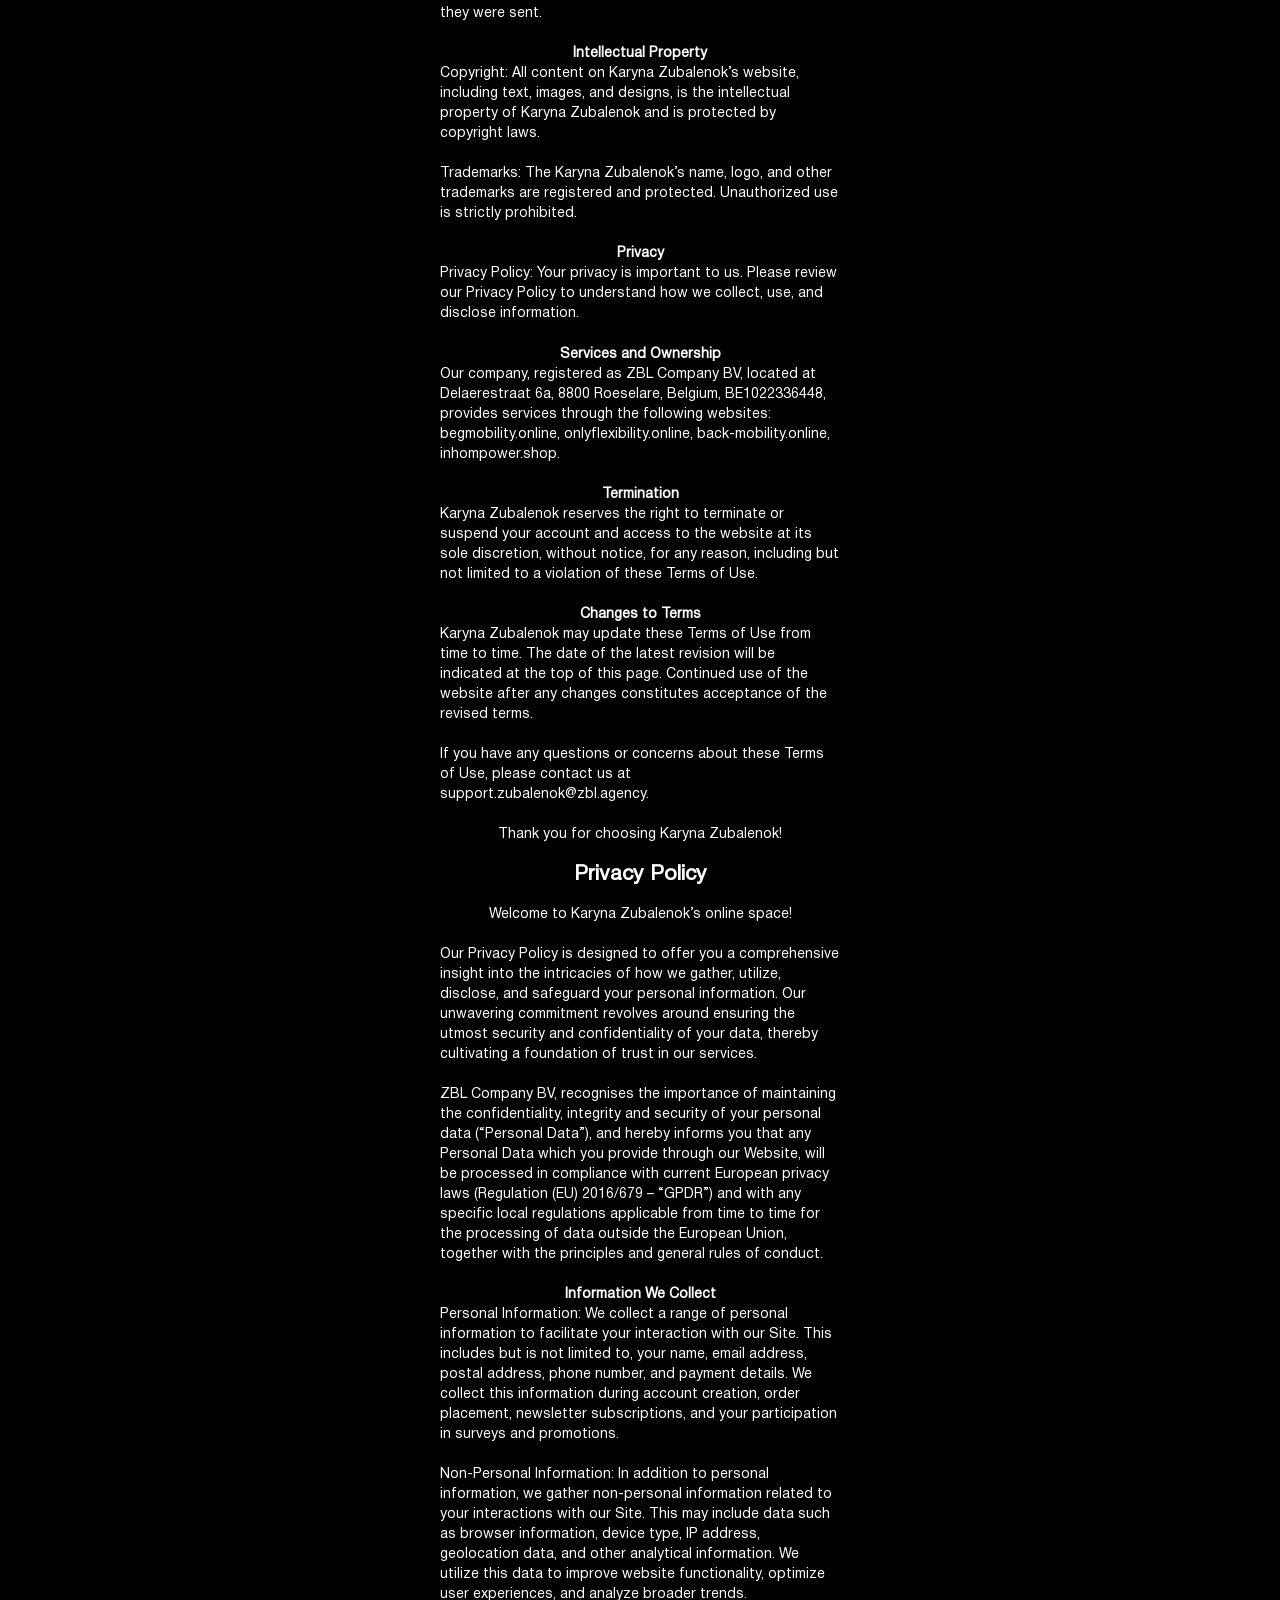
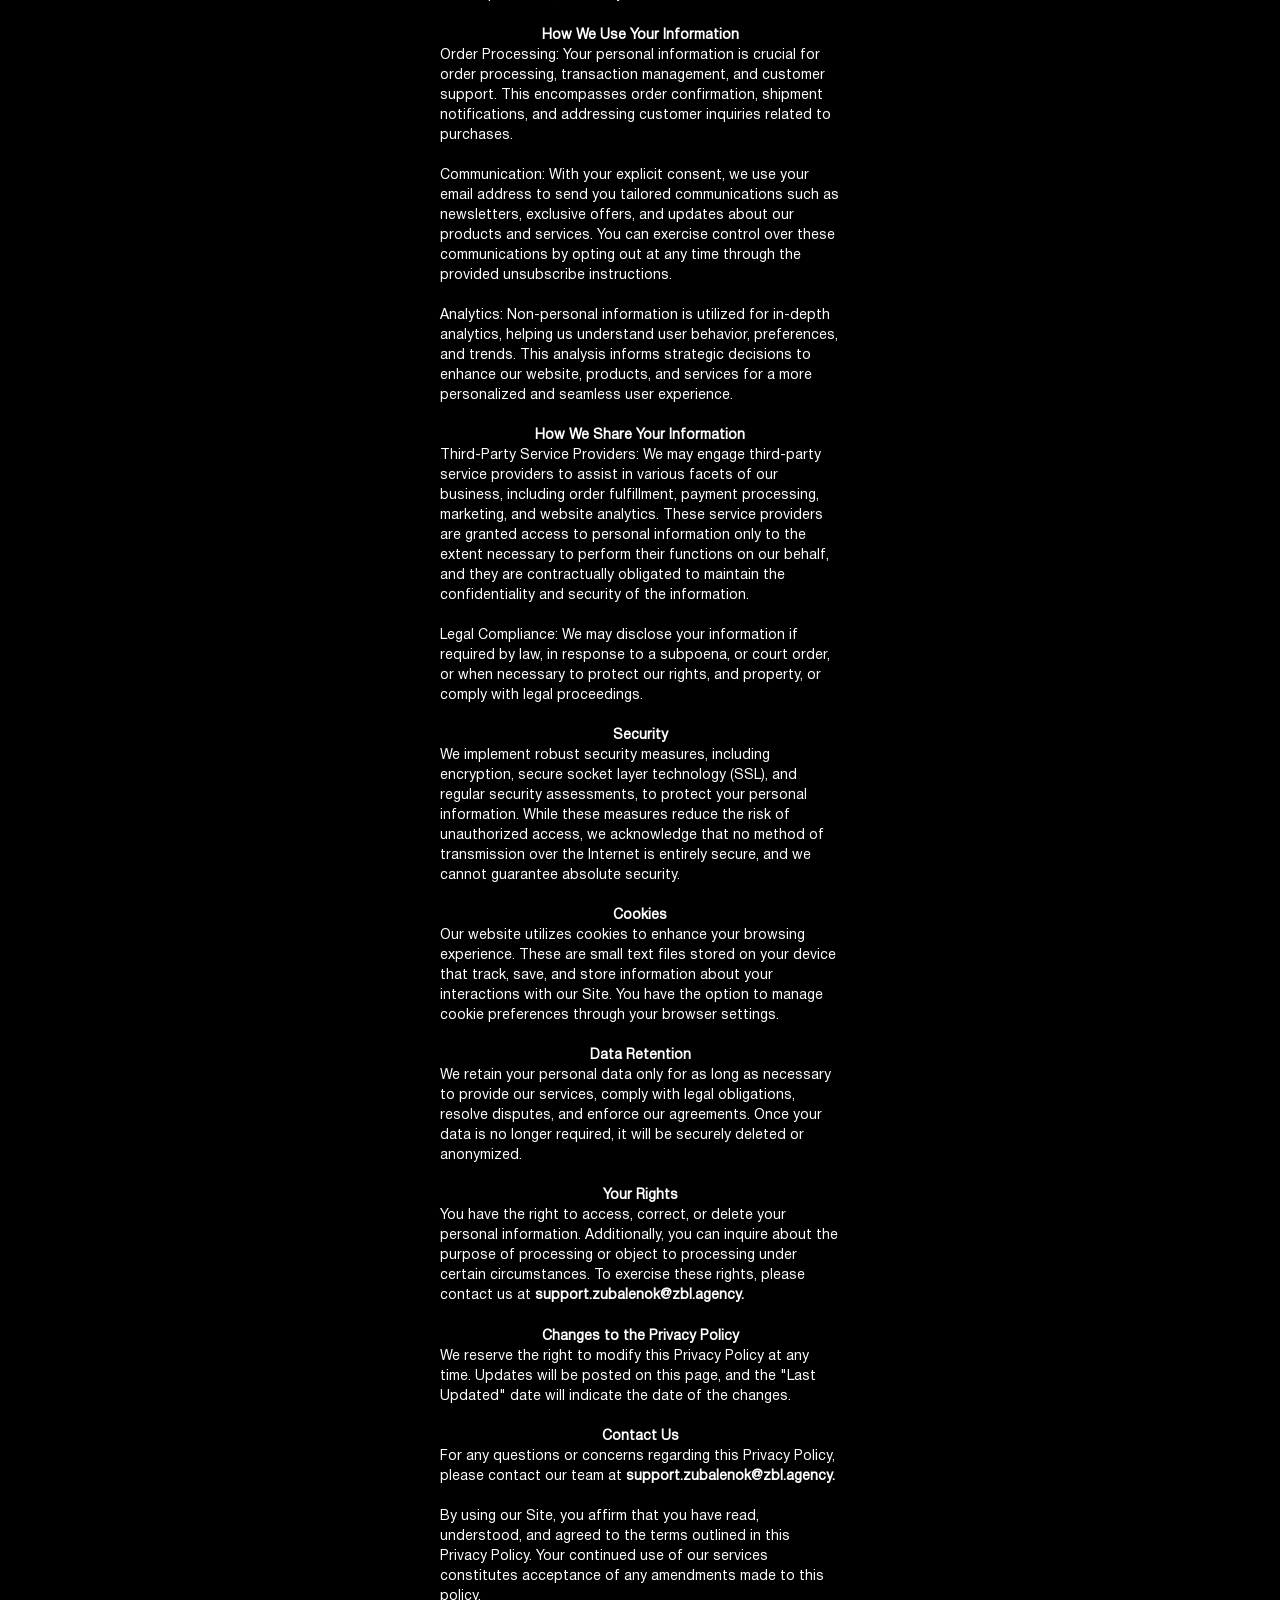
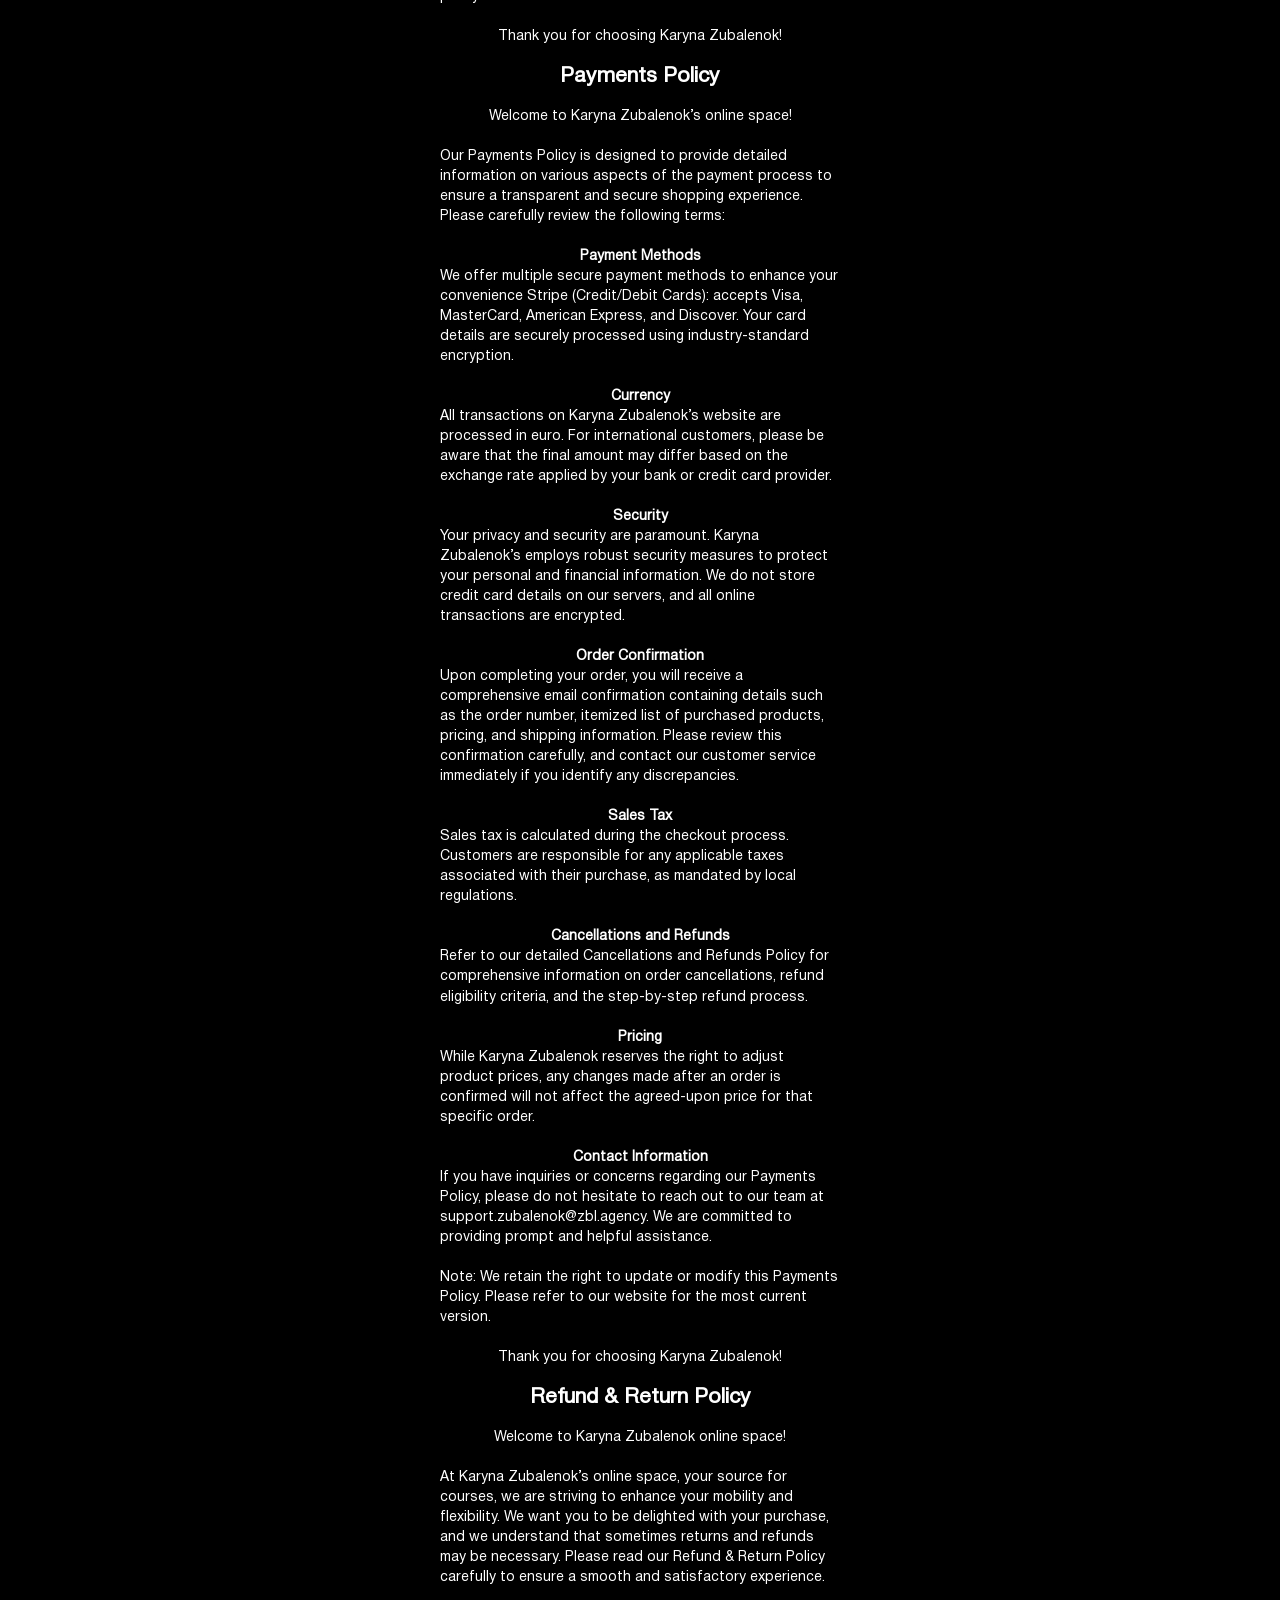
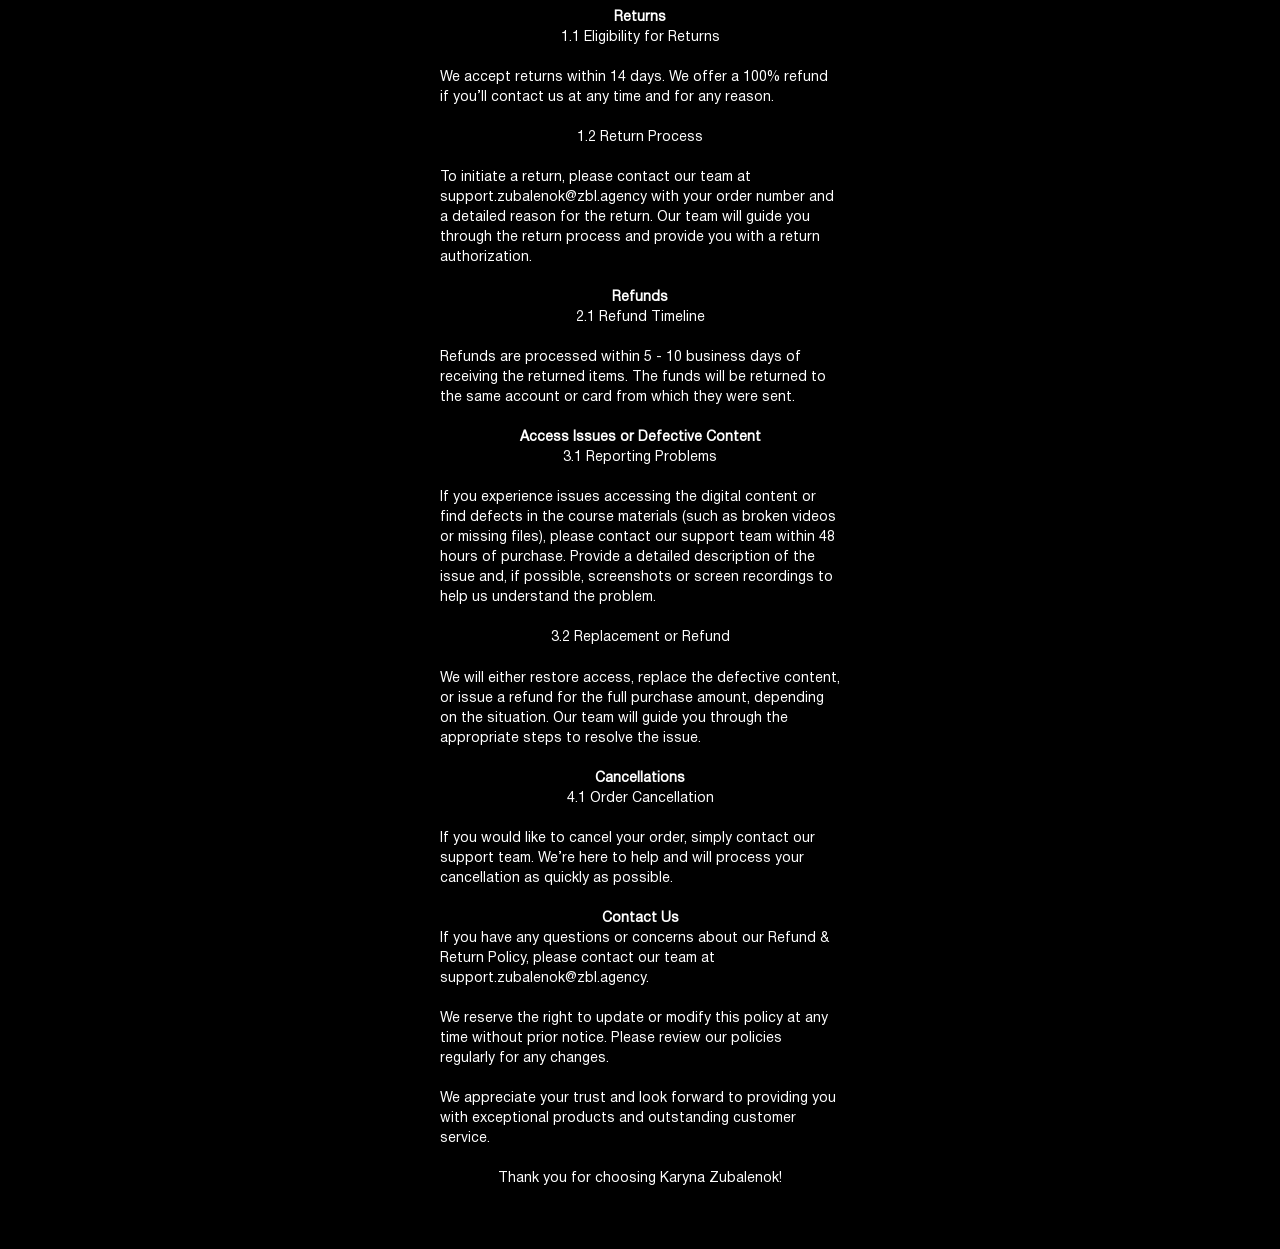
<file: policy/index.html>
<!DOCTYPE html>
<html lang="en">
<head>
    <meta charset="UTF-8">
    <meta name="viewport" content="width=device-width, initial-scale=1.0">
    <link href="https://fonts.googleapis.com/css2?family=Montserrat:wght@250;300;400;500;700&display=swap"
        rel="stylesheet">
    <link href="https://fonts.googleapis.com/css2?family=Forum&display=swap" rel="stylesheet">
    <link rel="stylesheet" href="css/style.css">
    <link rel="stylesheet" href="css/fonts.css">
    <title>Privacy Policy and User Agreement</title>

</head>
<body> 
    <div class="selection">
        <div class="head">
<h2>Terms of Use</h2><br>

<p>Welcome to Karyna Zubalenok’s online space, your source for courses, created to enhance your mobility and flexibility. Before you start exploring, 
please take a moment to read and agree to our straightforward Terms of Use. 
We appreciate your careful consideration.</p><br>
<p>Our services are provided by ZBL Company BV, a company registered in Belgium, with its registered office at Delaerestraat 6a, 8800 Roeselare, Belgium, BE1022336448.</p><br>
<p><strong>Acceptance of Terms</strong></p>
<p>By accessing or using Karyna Zubalenok’s website, you acknowledge that you have read, understood, and agree to be bound by these Terms of Use. 
If you do not agree to these terms, please refrain from using our website.</p><br>

<p><strong>Use of the Website</strong></p>
<p>Eligibility: You must be at least 18 years old to use this website. By using the website, you confirm 
that you are 18 years of age or older.</p><br>

<p>Account Registration: To make a purchase, you may need to create an account. 
You are responsible for maintaining the confidentiality of 
your account information, including your password, and for all activity 
that occurs under your account.</p><br>

<p>User Content: You may submit reviews, comments, and other content. By submitting content, 
you grant Karyna Zubalenok a non-exclusive, royalty-free, perpetual, irrevocable, and fully 
sublicensable right to use, reproduce, modify, adapt, publish, translate, create derivative 
works from, distribute, and display such content.</p><br>

<p><strong>Product Information</strong></p>

<p>Exclusive product: Karyna Zubalenok offers exclusive courses. All images, descriptions, 
and specifications are provided for informational purposes only.</p><br>

<p>Pricing: All prices are in Euro and are subject to change without notice. Karyna Zubalenok 
reserves the right to modify, suspend, or discontinue the sale of any product at any time.</p><br>

<p>Limited Editions: Some items may be offered in limited quantities, and availability is not 
guaranteed. Karyna Zubalenok reserves the right to limit the quantity of items purchased per 
person or per order.</p><br>

<p><strong>Ordering and Payments</strong></p>

<p>Order Confirmation: Once you place an order, you will receive an email confirmation. This confirmation 
does not constitute acceptance of your order but serves as acknowledgment of receipt.</p><br>

<p>Payment: Payment is required at the time of purchase. We accept Stripe (Mastercard, Visa, American Express, 
Discover, and all transactions are processed securely.</p><br>

<p>Cancellation: Orders may be canceled within 24 hours of placement. After this period, cancellations may not 
be possible, and the standard return policy applies.</p><br>

<p><strong>Shipping and Delivery</strong></p>
<p>Shipping Policies: Karyna Zubalenok’s course is  a digital product, so there is no shipping involved - 
you can start learning online immediately.</p><br>

<p><strong>Returns and Exchanges</strong></p>
<p>Return Policy: Karyna Zubalenok accepts returns.  You can contact us at any time and for any reason, and 
we will refund you your money. We offer a 100% refund if the customer contacts us within 14 days.</p><br>

<p>Refund Processing: Refunds are processed within 5 - 10 business days of receiving the 
returned items. The funds will be returned to the same account or card from which they were sent.</p><br>

<p><strong>Intellectual Property</strong></p>

<p>Copyright: All content on Karyna Zubalenok’s website, including text, images, 
and designs, is the intellectual property of Karyna Zubalenok and is protected by copyright laws.</p><br>

<p>Trademarks: The Karyna Zubalenok’s name, logo, 
and other trademarks are registered and protected. Unauthorized use is strictly prohibited.</p><br>

<p><strong>Privacy</strong></p>

<p>Privacy Policy: Your privacy is important to us. Please review our Privacy Policy to 
understand how we collect, use, and disclose information.</p><br>

<p><strong>Services and Ownership</strong></p>

<p>Our company, registered as ZBL Company BV, located at Delaerestraat 6a, 8800 Roeselare, Belgium, 
BE1022336448, provides services through the following websites: begmobility.online, onlyflexibility.online, 
back-mobility.online, inhompower.shop.</p><br>

<p><strong>Termination</strong></p>

<p>Karyna Zubalenok reserves the right to terminate or suspend your account and access to the 
website at its sole discretion, without notice, for any reason, including but not limited to a 
violation of these Terms of Use.</p><br>

<p><strong>Changes to Terms</strong></p>

<p>Karyna Zubalenok may update these Terms of Use from time to time. The date of the latest 
revision will be indicated at the top of this page. Continued use of the website after any 
changes constitutes acceptance of the revised terms.</p><br>

<p>If you have any questions or concerns about these Terms of Use, please contact us at 
support.zubalenok@zbl.agency.</p><br>

<p>Thank you for choosing Karyna Zubalenok!</p><br>

<h2>Privacy Policy</h2><br>

<p>Welcome to Karyna Zubalenok’s online space!</p><br>

<p>Our Privacy Policy is designed to offer you a comprehensive insight into the intricacies 
of how we gather, utilize, disclose, and safeguard your personal information. Our unwavering 
commitment revolves around ensuring the utmost security and confidentiality of your data, thereby 
cultivating a foundation of trust in our services.</p><br>

<p>ZBL Company BV, recognises the importance of maintaining the confidentiality, integrity and 
security of your personal data (“Personal Data”), and hereby informs you that any Personal Data 
which you provide through our Website, will be processed in compliance with current European 
privacy laws (Regulation (EU) 2016/679 – “GPDR”) and with any specific local regulations 
applicable from time to time for the processing of data outside the European Union, together 
with the principles and general rules of conduct.</p><br>

<p><strong>Information We Collect</strong></p>

<p>Personal Information:
We collect a range of personal information to facilitate your interaction with our Site. 
This includes but is not limited to, your name, email address, postal address, phone number, 
and payment details. We collect this information during account creation, order placement, 
newsletter subscriptions, and your participation in surveys and promotions.</p><br>
<p>Non-Personal Information:
In addition to personal information, we gather non-personal information related to your 
interactions with our Site. This may include data such as browser information, device type, 
IP address, geolocation data, and other analytical information. We utilize this data to improve 
website functionality, optimize user experiences, and analyze broader trends.</p><br>

<p><strong>How We Use Your Information</strong></p>
<p>Order Processing:
Your personal information is crucial for order processing, transaction management,
 and customer support. This encompasses order confirmation, shipment notifications, 
 and addressing customer inquiries related to purchases.
</p><br>

<p>Communication:
With your explicit consent, we use your email address to send you tailored communications 
such as newsletters, exclusive offers, and updates about our products and services. 
You can exercise control over these communications by opting out at any time through the 
provided unsubscribe instructions.
</p><br>

<p>Analytics:
Non-personal information is utilized for in-depth analytics, helping us understand user behavior, 
preferences, and trends. This analysis informs strategic decisions to enhance our website, products, 
and services for a more personalized and seamless user experience.</p><br>

<p><strong>How We Share Your Information</strong></p>

<p>Third-Party Service Providers:
We may engage third-party service providers to assist in various facets of our business, 
including order fulfillment, payment processing, marketing, and website analytics. These service 
providers are granted access to personal information only to the extent necessary to perform their 
functions on our behalf, and they are contractually obligated to maintain the confidentiality and 
security of the information.</p><br>

<p>Legal Compliance:
We may disclose your information if required by law, in response to a subpoena, or court order, 
or when necessary to protect our rights, and property, or comply with legal proceedings.</p><br>

<p><strong>Security</strong></p>
<p>We implement robust security measures, including encryption, secure socket layer technology (SSL), 
and regular security assessments, to protect your personal information. While these measures reduce 
the risk of unauthorized access, we acknowledge that no method of transmission over the Internet is 
entirely secure, and we cannot guarantee absolute security.</p><br>

<p><strong>Cookies</strong></p>
<p>Our website utilizes cookies to enhance your browsing experience. These are small text files 
stored on your device that track, save, and store information about your interactions with our Site. 
You have the option to manage cookie preferences through your browser settings.</p><br>

<p><strong>Data Retention</strong></p>
<p>We retain your personal data only for as long as necessary to provide our services, comply 
with legal obligations, resolve disputes, and enforce our agreements. Once your data is no longer 
required, it will be securely deleted or anonymized.</p><br>

<p><strong>Your Rights</strong></p>
<p>You have the right to access, correct, or delete your personal information. Additionally,
you can inquire about the purpose of processing or object to processing under certain circumstances. 
To exercise these rights, please contact us at <b>support.zubalenok@zbl.agency.</b></p><br>

<p><strong>Changes to the Privacy Policy</strong></p>
<p>We reserve the right to modify this Privacy Policy at any time. Updates will be posted on this page, and the 
"Last Updated" date will indicate the date of the changes.</p><br>

<p><strong>Contact Us</strong></p>
<p>For any questions or concerns regarding this Privacy Policy, please contact our team at 
<b>support.zubalenok@zbl.agency.</b></p><br>

<p>By using our Site, you affirm that you have read, understood, and agreed to the terms 
outlined in this Privacy Policy. Your continued use of our services constitutes acceptance of 
any amendments made to this policy.</p><br>

<p>Thank you for choosing Karyna Zubalenok!</p><br>

<h2>Payments Policy</h2><br>

<p>Welcome to Karyna Zubalenok’s online space!</p><br>
<p>Our Payments Policy is designed to provide detailed information on various aspects of 
the payment process to ensure a transparent and secure shopping experience. Please carefully 
review the following terms:</p><br>

<p><strong>Payment Methods</strong></p>
<p>We offer multiple secure payment methods to enhance your convenience Stripe (Credit/Debit Cards): 
accepts Visa, MasterCard, American Express, and Discover. Your card details are securely processed 
using industry-standard encryption.</p><br>

<p><strong>Currency</strong></p>
<p>All transactions on Karyna Zubalenok’s website are processed in euro. For international customers, 
please be aware that the final amount may differ based on the exchange rate applied by your bank or 
credit card provider.</p><br>

<p><strong>Security</strong></p>
<p>Your privacy and security are paramount. Karyna Zubalenok’s employs robust security measures to 
protect your personal and financial information. We do not store credit card details on our servers, 
and all online transactions are encrypted.</p><br>

<p><strong>Order Confirmation</strong></p>
<p>Upon completing your order, you will receive a comprehensive email confirmation containing 
details such as the order number, itemized list of purchased products, pricing, and shipping 
information. Please review this confirmation carefully, and contact our customer service 
immediately if you identify any discrepancies.</p><br>

<p><strong>Sales Tax</strong></p>
<p>Sales tax is calculated during the checkout process. Customers are responsible for any 
applicable taxes associated with their purchase, as mandated by local regulations.</p><br>

<p><strong>Cancellations and Refunds</strong></p>
<p>Refer to our detailed Cancellations and Refunds Policy for comprehensive information on order 
cancellations, refund eligibility criteria, and the step-by-step refund process.</p><br>

<p><strong>Pricing</strong></p>
<p>While Karyna Zubalenok reserves the right to adjust product prices, any changes made after an order
 is confirmed will not affect the agreed-upon price for that specific order.</p><br>
 
<p><strong>Contact Information</strong></p>
<p>If you have inquiries or concerns regarding our Payments Policy, please do not hesitate to reach out 
 to our team at support.zubalenok@zbl.agency. We are committed to providing prompt and helpful 
 assistance.</p><br>
 
 <p>Note: We retain the right to update or modify this Payments Policy. Please refer to our website for 
  the most current version.</p><br>
  
<p>Thank you for choosing Karyna Zubalenok!</p><br>

<h2>Refund & Return Policy</h2><br>

<p>Welcome to Karyna Zubalenok online space!</p><br>
<p>At Karyna Zubalenok’s online space, your source for courses, we are striving to enhance your 
mobility and flexibility. We want you to be delighted with your purchase, and we understand that 
sometimes returns and refunds may be necessary. Please read our Refund & Return Policy carefully 
to ensure a smooth and satisfactory experience.</p><br>

<p><strong>Returns</strong></p>

<p>1.1 Eligibility for Returns</p><br>
<p>We accept returns within 14 days. We offer a 100% refund if you’ll contact us at any 
time and for any reason.</p><br>

<p>1.2 Return Process</p><br>
<p>To initiate a return, please contact our team at support.zubalenok@zbl.agency with your 
order number and a detailed reason for the return. Our team will guide you through the return 
process and provide you with a return authorization.</p><br>

<p><strong>Refunds</strong></p>
<p>2.1 Refund Timeline</p><br>
<p>Refunds are processed within 5 - 10 business days of receiving the returned items. The funds will be 
returned to the same account or card from which they were sent.</p><br>

<p><strong>Access Issues or Defective Content</strong></p>
<p>3.1 Reporting Problems</p><br>
<p>If you experience issues accessing the digital content or find defects in the course materials 
(such as broken videos or missing files), please contact our support team within 48 hours of purchase. 
Provide a detailed description of the issue and, if possible, screenshots or screen recordings to 
help us understand the problem.</p><br>
<p>3.2 Replacement or Refund</p><br>
<p>We will either restore access, replace the defective content, or issue a refund for the full 
purchase amount, depending on the situation. Our team will guide you through the appropriate steps 
to resolve the issue.</p><br>

<p><strong>Cancellations</strong></p>
<p>4.1 Order Cancellation</p><br>
<p>If you would like to cancel your order, simply contact our support team. We’re here to help and will 
process your cancellation as quickly as possible.</p><br>

<p><strong>Contact Us</strong></p>
<p>If you have any questions or concerns about our Refund & Return Policy, please contact our team at 
support.zubalenok@zbl.agency.</p><br>
<p>We reserve the right to update or modify this policy at any time without prior notice. Please review our 
policies regularly for any changes.</p><br>
<p>We appreciate your trust and look forward to providing you with exceptional products and outstanding customer 
service.</p><br>
<p>Thank you for choosing Karyna Zubalenok!</p><br>

</body>
</html>
</file>
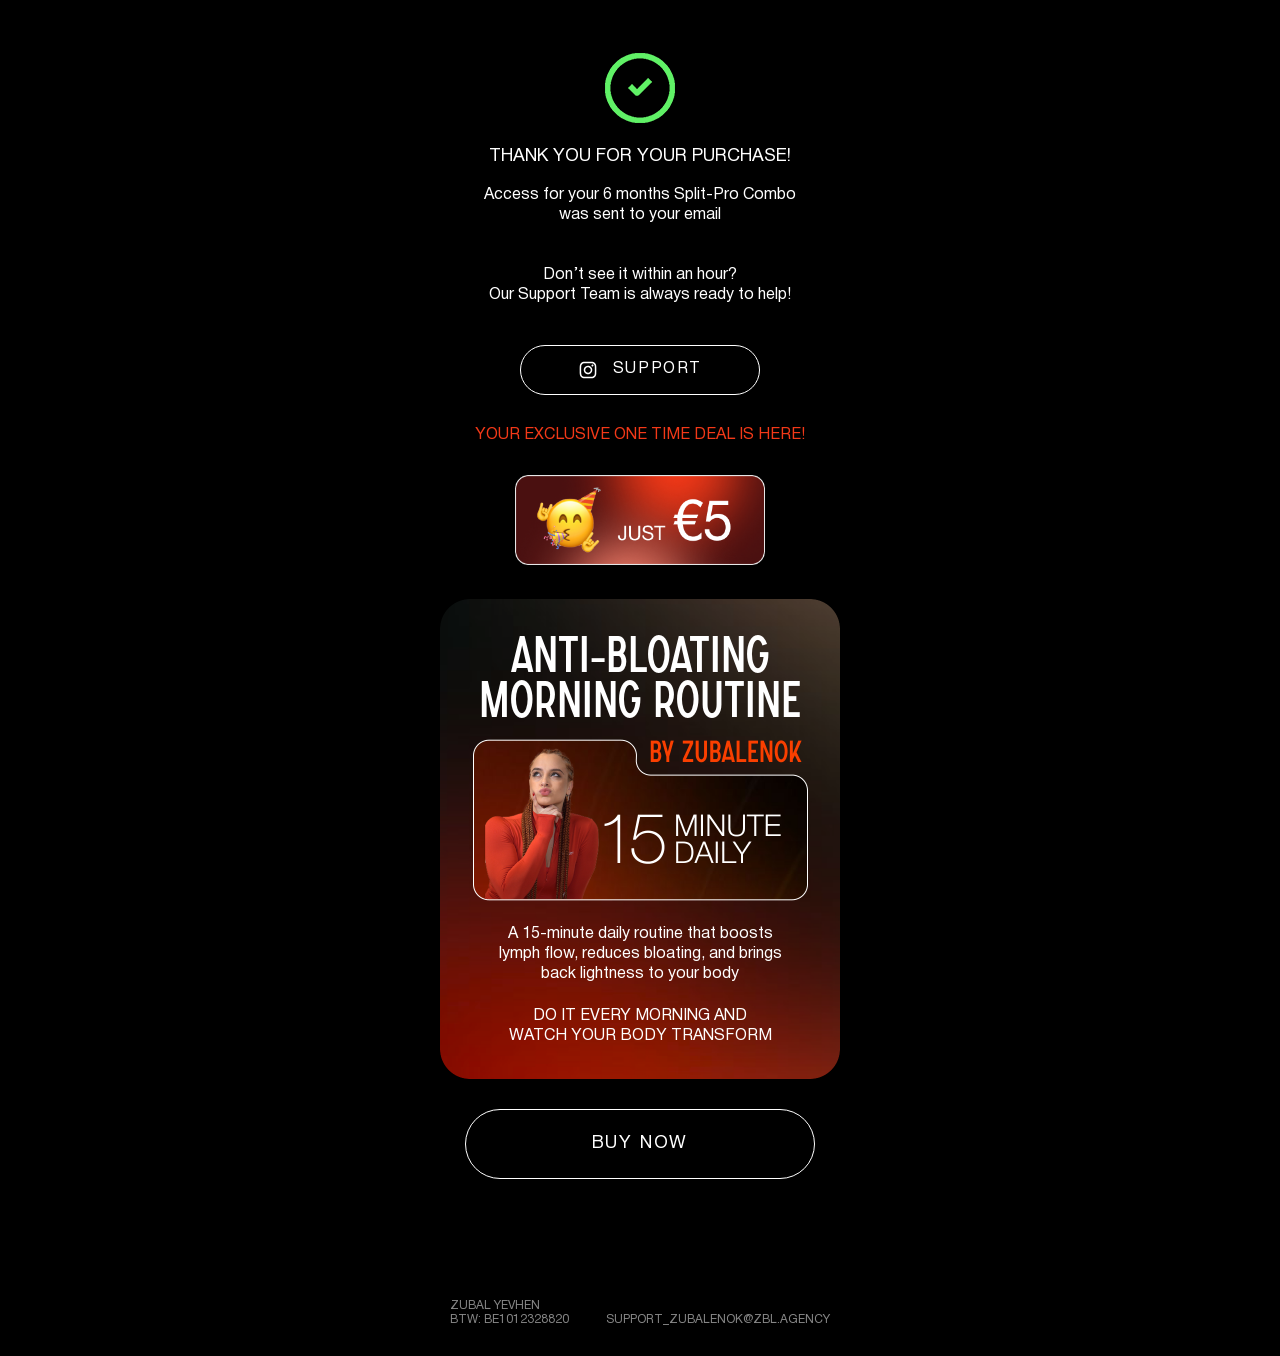
<file: thankyoupage/index.html>
<!DOCTYPE html>
<html lang="en">
<head>
<!-- Google tag (gtag.js) -->
<script async src="https://www.googletagmanager.com/gtag/js?id=G-BNQWDDQ77Y"></script>
<script>
  window.dataLayer = window.dataLayer || [];
  function gtag(){dataLayer.push(arguments);}
  gtag('js', new Date());

  gtag('config', 'G-BNQWDDQ77Y');
</script>
<script>
  gtag('event', 'purchase', {
    transaction_id: 'T0005',   
    value: 49.00,
    currency: 'EUR',
    items: [
      {
        item_id: 'splitscombo',   
        item_name: 'splitscombo', 
        price: 49.00,
        quantity: 1
      }
    ]
  });
</script>

    <meta charset="UTF-8">
    <meta name="viewport" content="width=device-width, initial-scale=1.0">
    <link href="https://fonts.googleapis.com/css2?family=Montserrat:wght@250;300;400;500;700&display=swap"
        rel="stylesheet">
    <link href="https://fonts.googleapis.com/css2?family=Forum&display=swap" rel="stylesheet">
    <link rel="stylesheet" href="css/style.css">
    <link rel="stylesheet" href="css/fonts.css">
    <title>Thank you for your purchase!</title>


<script src="../js/test-3.js"></script>
<!-- Google Tag Manager -->
<script>(function(w,d,s,l,i){w[l]=w[l]||[];w[l].push({'gtm.start':
new Date().getTime(),event:'gtm.js'});var f=d.getElementsByTagName(s)[0],
j=d.createElement(s),dl=l!='dataLayer'?'&l='+l:'';j.async=true;j.src=
'https://www.googletagmanager.com/gtm.js?id='+i+dl;f.parentNode.insertBefore(j,f);
})(window,document,'script','dataLayer','GTM-58QV4748');</script>
<!-- End Google Tag Manager -->

</head>
<body> 
<!-- Google Tag Manager (noscript) -->
<noscript><iframe src="https://www.googletagmanager.com/ns.html?id=GTM-58QV4748"
height="0" width="0" style="display:none;visibility:hidden"></iframe></noscript>
<!-- End Google Tag Manager (noscript) -->

    <div class="selection">

        <div class="head">
          <img src="./images/success.png" alt="">
        <p class="head-text">Thank you for your purchase!</p>
        <p class="head-second-text">Access for your 6 months Split-Pro Combo<br> was sent to your email</p>
        <p class="head-second-text">Don’t see it within an hour? <br>Our Support Team is always ready to help!</p>
        <a href="https://www.instagram.com/zubalenok.team"><div class="header-btn">
          <svg width="20" height="20" viewBox="0 0 20 20" fill="none" xmlns="http://www.w3.org/2000/svg">
            <path d="M14.4498 4.55008C14.2521 4.55008 14.0587 4.60873 13.8943 4.71861C13.7298 4.82849 13.6016 4.98467 13.526 5.1674C13.4503 5.35012 13.4305 5.55119 13.4691 5.74517C13.5076 5.93915 13.6029 6.11734 13.7427 6.25719C13.8826 6.39704 14.0608 6.49228 14.2547 6.53087C14.4487 6.56945 14.6498 6.54965 14.8325 6.47396C15.0152 6.39827 15.1714 6.2701 15.2813 6.10565C15.3912 5.9412 15.4498 5.74786 15.4498 5.55008C15.4498 5.28486 15.3445 5.03051 15.1569 4.84297C14.9694 4.65544 14.7151 4.55008 14.4498 4.55008ZM18.2832 6.56675C18.267 5.87533 18.1375 5.19125 17.8998 4.54175C17.6879 3.98603 17.3582 3.48281 16.9332 3.06675C16.5205 2.6396 16.0161 2.3119 15.4582 2.10841C14.8104 1.86355 14.1255 1.73109 13.4332 1.71675C12.5498 1.66675 12.2665 1.66675 9.99984 1.66675C7.73317 1.66675 7.44984 1.66675 6.5665 1.71675C5.87413 1.73109 5.18929 1.86355 4.5415 2.10841C3.98457 2.31396 3.48062 2.64138 3.0665 3.06675C2.63936 3.4794 2.31165 3.98378 2.10817 4.54175C1.8633 5.18953 1.73085 5.87437 1.7165 6.56675C1.6665 7.45008 1.6665 7.73341 1.6665 10.0001C1.6665 12.2667 1.6665 12.5501 1.7165 13.4334C1.73085 14.1258 1.8633 14.8106 2.10817 15.4584C2.31165 16.0164 2.63936 16.5208 3.0665 16.9334C3.48062 17.3588 3.98457 17.6862 4.5415 17.8917C5.18929 18.1366 5.87413 18.2691 6.5665 18.2834C7.44984 18.3334 7.73317 18.3334 9.99984 18.3334C12.2665 18.3334 12.5498 18.3334 13.4332 18.2834C14.1255 18.2691 14.8104 18.1366 15.4582 17.8917C16.0161 17.6883 16.5205 17.3606 16.9332 16.9334C17.36 16.5189 17.6901 16.0152 17.8998 15.4584C18.1375 14.8089 18.267 14.1248 18.2832 13.4334C18.2832 12.5501 18.3332 12.2667 18.3332 10.0001C18.3332 7.73341 18.3332 7.45008 18.2832 6.56675ZM16.7832 13.3334C16.7771 13.8624 16.6813 14.3865 16.4998 14.8834C16.3668 15.2461 16.1531 15.5738 15.8748 15.8417C15.6045 16.1172 15.2775 16.3304 14.9165 16.4667C14.4196 16.6482 13.8955 16.744 13.3665 16.7501C12.5332 16.7917 12.2248 16.8001 10.0332 16.8001C7.8415 16.8001 7.53317 16.8001 6.69984 16.7501C6.15058 16.7604 5.60367 16.6758 5.08317 16.5001C4.73799 16.3568 4.42597 16.1441 4.1665 15.8751C3.88991 15.6074 3.67887 15.2794 3.54984 14.9167C3.34638 14.4127 3.23354 13.8767 3.2165 13.3334C3.2165 12.5001 3.1665 12.1917 3.1665 10.0001C3.1665 7.80841 3.1665 7.50008 3.2165 6.66675C3.22024 6.12596 3.31896 5.59004 3.50817 5.08341C3.65488 4.73167 3.88006 4.41813 4.1665 4.16675C4.41968 3.88022 4.73258 3.65266 5.08317 3.50008C5.59113 3.31678 6.1265 3.22098 6.6665 3.21675C7.49984 3.21675 7.80817 3.16675 9.99984 3.16675C12.1915 3.16675 12.4998 3.16675 13.3332 3.21675C13.8621 3.22282 14.3863 3.31862 14.8832 3.50008C15.2619 3.64062 15.6017 3.86912 15.8748 4.16675C16.1479 4.42273 16.3613 4.73569 16.4998 5.08341C16.685 5.59086 16.7809 6.12656 16.7832 6.66675C16.8248 7.50008 16.8332 7.80841 16.8332 10.0001C16.8332 12.1917 16.8248 12.5001 16.7832 13.3334ZM9.99984 5.72508C9.15468 5.72673 8.32897 5.97885 7.62705 6.4496C6.92513 6.92034 6.37849 7.58858 6.0562 8.36988C5.73391 9.15117 5.65044 10.0105 5.81633 10.8392C5.98222 11.6679 6.39003 12.4289 6.98823 13.0259C7.58643 13.6229 8.34818 14.0293 9.17722 14.1935C10.0063 14.3578 10.8654 14.2727 11.6461 13.9489C12.4267 13.6251 13.0939 13.0771 13.5633 12.3743C14.0327 11.6714 14.2832 10.8452 14.2832 10.0001C14.2843 9.43767 14.1742 8.88059 13.9592 8.36088C13.7442 7.84117 13.4286 7.36909 13.0306 6.97179C12.6325 6.57449 12.1598 6.25981 11.6397 6.04586C11.1195 5.8319 10.5622 5.72288 9.99984 5.72508ZM9.99984 12.7751C9.45099 12.7751 8.91448 12.6123 8.45813 12.3074C8.00178 12.0025 7.6461 11.5691 7.43607 11.062C7.22604 10.555 7.17108 9.997 7.27816 9.45871C7.38523 8.92041 7.64952 8.42595 8.03762 8.03786C8.42571 7.64977 8.92016 7.38548 9.45846 7.2784C9.99676 7.17133 10.5547 7.22628 11.0618 7.43632C11.5688 7.64635 12.0022 8.00203 12.3072 8.45837C12.6121 8.91472 12.7748 9.45124 12.7748 10.0001C12.7748 10.3645 12.7031 10.7253 12.5636 11.062C12.4241 11.3987 12.2197 11.7046 11.9621 11.9623C11.7044 12.22 11.3985 12.4244 11.0618 12.5638C10.7251 12.7033 10.3643 12.7751 9.99984 12.7751Z" fill="white" />
          </svg>
          <p>support</p>
        </div></a>
        <div class="price-wrap">
          <h2>Your Exclusive One Time Deal is Here!</h2>
          <a href="https://zubalenok.online/shop/item/10811">
  <img src="./images/price.png" alt="">
</a>
        </div>
        <div class="daily-wrap">
          <h3>Anti-Bloating<br> Morning Routine</h3>
          <p class="daily-text">A 15-minute daily routine that boosts<br> lymph flow, reduces bloating, and brings<br> back lightness to your body</p>
          <p class="daily-text2">Do it every morning and<br> watch your body transform</p>
        </div>
        <a href="https://zubalenok.online/shop/item/10811"><div class="daily-btn">Buy now</div></a>
    </div>
    <footer class="container">
      <div class="footer-wrap">
        <p>Zubal Yevhen<br>
          BTW: BE1012328820</p>
        <p><a href="mailto:Support_Zubalenok@zbl.agency">Support_Zubalenok@zbl.agency</a></p>
      </div>
  </footer>
</div>
</body>
</html>
</file>
<file: js/themes/simple.css>
.box-modal {
	position: relative;
	width: 500px;
	padding: 16px;
	background: #fff;
	color: #3c3c3c;
	font: 14px/18px Arial, "Helvetica CY", "Nimbus Sans L", sans-serif;
	box-shadow: 0 0 0 6px rgba(153, 153, 153, .3);
	border-radius: 6px;
}
.box-modal_close { position: absolute; right: 10px; top: 6px; font-size: 11px; line-height: 15px; color: #999; cursor: pointer; }
.box-modal_close:hover { color: #666; }
</file>
<file: css/fonts.css>
@font-face {
  font-family: "DINCondensed";
  font-style: normal;
  font-weight: 700;
  src: url("../fonts/DINCondensed-Regular.ttf") format("truetype"); 
}

@font-face {
  font-family: "aa_higherup";
  font-style: normal;
  font-weight: normal;
  src: url("../fonts/aa_higherup.ttf") format("truetype"); 
}

@font-face {
  font-family: "DrukCyr";
  font-style: normal;
  font-weight: normal;
  src: url("../fonts/DrukCyr-Medium.ttf") format("truetype"); 
}

@font-face {
  font-family: "Songer";
  font-style: normal;
  font-weight: normal;
  src: url("../fonts/songer.otf") format("truetype"); 
}

@font-face {
  font-family: "Songer_CM";
  font-style: normal;
  font-weight: normal;
  src: url("../fonts/SONGER_CM.otf") format("truetype"); 
}
</file>
<file: css/slider.css>
.second-slider,
.first-slider{
    padding: 15px 0 15px 15px;
    margin: 2% 9%;
    position: relative;
}

.swiper-wrapper{
    align-items: center;
}






.second-slider .swiper,
.first-slider .swiper{
    padding: 30px 0 15px 0;
}

.second-slider-pagination.swiper-pagination-progressbar,
.first-slider-pagination.swiper-pagination-progressbar {
  position: relative; /* Дозволяє розмістити під слайдером у потоці */
  margin-left: auto;
  margin-right: auto;
    height: 0.5vw !important;
  background: #fff; 
  border-radius: 200px !important;
  overflow: hidden;
  display: block;
}

/* Активна лінія (фікс для відображення) */
.second-slider-pagination .swiper-pagination-progressbar-fill,
.first-slider-pagination .swiper-pagination-progressbar-fill {
  background: #828282 !important; /* Force колір, якщо Swiper його перебиває */
  height: 100%;
  top: 0;
  left: 0;
}

.buttons-sl{
    display: flex;
    align-items: center;
    gap: 2vw;
    padding-right: 15%;
}

.buttons-sl img{
    width: 15vw;
    object-fit: contain;
}

@media(min-width: 1028px){
    .buttons-sl img{
        width: 6vw;
        object-fit: contain;
    }

    .buttons-sl{
        padding-right: 5%;
    }

    .swiper-slide{
    min-height: 24vw;
    max-height: 24vw;
}
.swiper-wrapper img{
    max-width: 19vw;
}
}
</file>
<file: css/email.css>
.formEmail {
    display: flex;
    flex-direction: column;
    align-items: center;
    justify-content: center;
    width: 100%;
    padding: 20px 35px 0 35px;
    gap: 10px;
}

.emailTitle {
    text-align: center;
    font-size: 26px;
    font-weight: 700;
    letter-spacing: 1px;
    text-transform: uppercase;
}

.inputGender,
.inputCountry,
.inputName,
.inputEmail {
    padding: 10px !important;
    font-size: 16px !important;
    color: #000 !important;
    text-align: left !important;
    background-color: #fff !important;
    border: 1px solid #272727 !important;
    height: 50px !important;
    width: 100% !important;
    margin: 0 !important;
    border-radius: 5px !important;
    flex: 70% !important;
}

.buttonEmail {
    height: 50px;
    width: 100%;
    flex: 30%;
    font-size: 16px;
    font-weight: 700;
    padding: 10px;
    border-radius: 5px;
    color: #fff;
    background: linear-gradient(182deg, #ff4901 0%, #991400 100%);
    text-transform: uppercase;
    display: flex;
    align-items: center;
    justify-content: center;
}

.messageEmail {
    width: 200px;
    border-radius: 5px;
    text-align: center;
    padding: 5px;
    margin: 0 auto;
    font-size: 0.9em;
}

.spinner {
    width: 16px;
    height: 16px;
    border: 2px solid #fff;
    border-top: 2px solid #888;
    border-radius: 50%;
    animation: spin 0.6s linear infinite;
}

.emailText{
    font-size: 14px;
    color: #fff;
    text-align: center;
    padding: 10px;
    max-width: 400px;
    width: 100%;
    margin: 0 auto;
}

@keyframes spin {
    0% {
        transform: rotate(0deg);
    }

    100% {
        transform: rotate(360deg);
    }
}
</file>
<file: css/main.css>
@import url('https://fonts.googleapis.com/css2?family=Manrope:wght@200..800&family=Raleway:ital,wght@0,100..900;1,100..900&display=swap');
@import url('https://fonts.googleapis.com/css2?family=Asap+Condensed:ital,wght@0,200;0,300;0,400;0,500;0,600;0,700;0,800;0,900;1,200;1,300;1,400;1,500;1,600;1,700;1,800;1,900&family=Bebas+Neue&family=League+Gothic&family=Montserrat:ital,wght@0,100..900;1,100..900&family=Oswald:wght@200..700&family=Sarabun:ital,wght@0,100;0,200;0,300;0,400;0,500;0,600;0,700;0,800;1,100;1,200;1,300;1,400;1,500;1,600;1,700;1,800&family=Unbounded:wght@200..900&display=swap');

body {
  font-family: "Manrope", sans-serif;
  font-style: normal;
  font-weight: normal;
  font-size: 13px;
  width: 100%;
  position: relative;
  overflow-x: hidden;
  overflow: visible !important;
  color: #000;
  font-weight: 400;
  display: block;
  margin: 0 auto !important;
  background: black;
}


.header{
  display: none;
}

ul {
  margin: 0;
  padding: 0;
  list-style: none;
}

a,
button {
  outline: none;
}

h1,
h2,
h3,
p {
  margin: 0;
}

h1 {
  font-family: "DrukCyr";
  font-size: 65px;
  font-style: normal;
  font-weight: normal;
  line-height: 1;
  /* 72.072px */
  letter-spacing: -0.649px;
  margin-bottom: 0;
  background: linear-gradient(90deg, rgba(109, 251, 61, 1) 0%, rgba(109, 251, 61, 1) 50%);
  background-clip: text;
  -webkit-background-clip: text;
  -webkit-text-fill-color: transparent;
  position: relative;
  z-index: 1;
}

h1 span {
  font-size: 90px;
  font-style: normal;
  font-weight: normal;
  letter-spacing: -1.44px;
  text-transform: uppercase;
}

h2 {
  font-size: 35px;
  font-style: normal;

  line-height: 98%;
  /* 34.3px */

  text-transform: uppercase;
  text-align: center;
  font-weight: 400;
}

h2 span {
  font-family: "Songer_CM";
  color: #fff;
  margin-bottom: 20px;
  font-size: 48px;
  line-height: 1;
}

input[type='text'] {
  width: 100%;
  color: #333;
  height: 55px;
  border: solid 1px #cccccc;
  font-size: 18px;
  margin-bottom: 10px;
  text-align: center;
}

button,
input[type='submit'] {
  font-family: "SONGER_CM";
  border-radius: 10px;
  background: linear-gradient(to bottom, #ff5a00, #d64200);
  padding: 9px 80px;
  border: none;
  font-size: 38px;
  text-transform: uppercase;
  color: #fff;

}

.main_title {
  font-family: "SONGER_CM";
  color: white;
  font-size: 64px;
  line-height: 5rem;

  text-transform: uppercase;
}

.main_title2 {
  font-family: "SONGER_CM";
  color: #FF0000;
  font-size: 15vw;
  line-height: 100%;

  text-transform: uppercase;

}

.maf {
  margin-bottom: 33rem;
}

.features {
  margin-top: -2rem;
  margin-bottom: -2rem;
}

.feature {
  color: #fff;
  max-width: 180px;
}

.feature p {
  font-size: 12px;
  margin-bottom: 2rem;
}

.icon img {
  max-width: 60%;
}

.table_title {
  color: #FF4400;
  font-size: 3vw;
}

.table_text {
  color: white;
  font-size: 2.4vw;
  margin-top: 1rem;
}

.footer_button {
  font-family: "DrukCyr";
  border-radius: 10px;
  background: linear-gradient(182deg, #ff4901 0%, #991400 100%);
  padding: 0px 10px;
  border: none;
  font-weight: 300;
  font-size: 40px;
  text-transform: uppercase;
  color: #fff;
  box-shadow: 0 0 30px 0 #e93519;

}

.footer_btn_txt {
  font-family: "Manrope", sans-serif;
  font-size: 18px;
  padding-top: 10px;
  text-transform: uppercase;
  color: #fff;
  text-align: center;

}

button {
  display: block;
  margin: 0 auto;
  margin-bottom: 12px;
}

input[type='submit'] {
  width: 100%;
}

section {
  padding: 25px 0;
  position: relative;
}

img {
  max-width: 100%;
}

li {
  color: white;
}



.footer {
    background-image: url(../img/footer.png);
    background-repeat: no-repeat;
    background-size: 100% 100%;
    padding: 6vw 0 2vw 0;
    position: fixed;
    z-index: 99;
    bottom: 0;
    opacity: 0;
    transform: translateY(150px);
    margin: 0 auto;
    width: 100%;
    max-width: 100%;

    transition: all .5s ease;
}

.footer.active {
    transform: translateY(0px);
    opacity: 1;
}

.footer-timer {
    margin: 0 auto;
    display: flex;
    justify-content: center;
    align-items: center;
    gap: 6px;
}

.footer-timer-item {
    display: flex;
    flex-direction: column;
    align-items: center;
    justify-content: center;
    gap: 5px;
}

.footer-timer-value {
    border-radius: 150px;
    width: 14vw;
    height: 8vw;
    background-color: #fff;
    color: #000;
    font-family: "League Gothic", sans-serif;
    font-weight: 400;
    font-size: 7vw;
    line-height: 117%;
    text-align: center;
}

.footer-timer-time {
    font-weight: 500;
    font-size: 10px;
    line-height: 100%;
    text-align: center;
    color: #fff;
}

.footer_img {
    margin-top: -3rem;
}



.footerButton {
    font-weight: 500;
font-size: 45px;
text-transform: uppercase;
text-decoration: none;
margin: 0 auto;
display: flex;
align-items: center;
justify-content: center;
text-align: center;
color: #fff;
box-shadow: 0 0 30px 0 #e93519;
background: linear-gradient(182deg, #ff4901 0%, #991400 100%);
border-radius: 6px;
width: 252px;
height: 55px;
}

.footerButton p {
    font-weight: 700;
    font-size: 22px;
    line-height: 132%;
    text-transform: uppercase;
    text-align: center;
    color: #fff;
}

.footerButton span {
    font-weight: 700;
    font-size: 10px;
    line-height: 290%;
    text-transform: uppercase;
    text-align: center;
    color: #fff;
}




.footer_text {
    padding-top: 1.6rem;
}


.green_button {
  border-radius: 10px;
  background: #36C905;
  padding: 18px 80px;
  border: none;
  font-weight: 900;
  font-size: 20px;
  text-transform: uppercase;
  color: #fff;
}

.blue_p {
  color: #007BFF;
  text-align: center;
  font-weight: bold;
  font-size: 13px;
  margin-bottom: 5px;
  margin-top: 5px;
  line-height: 1;
}

.black_p {
  text-align: center;
  color: white;

}

.form {
  margin-bottom: 0.5rem;
}

.t_item img {
  width: 10%;
  height: 30px;
  float: left;
  margin-right: 4px;
}

.t_item p {
  width: 100%;
  margin-top: 15px;
  font-size: 1.1rem;

}

.blue_title {
  font-weight: bold;
  color: #007BFF;
  margin-top: 10px;
}

.price_top {
  text-transform: uppercase;
  font-size: 16px;
}

.percent_top {
  font-family: "SONGER_CM";
  text-transform: uppercase;
  line-height: 1;
  color: white;
  font-size: 34px;
  margin-top: -30px;
  margin-left: -8px;

}

.price_table {
  margin-left: 70px;
}

.fprice_top {
  font-family: "Manrope", sans-serif;
  text-transform: uppercase;
  font-size: 17px;
  color: black;
  position: absolute;
  top: 72%;
  left: 19%;
}

.fprice_top span {
  font-size: 40px;
  margin-left: 5px;
  font-weight: bold;
  color: #FF4100;

}

.sprice_top {
  font-family: "Manrope", sans-serif;
  font-size: 16px;
  line-height: 1;
  color: white;
  position: absolute;
  top: 73%;
  left: 61%;

}

.sprice_top span {
  font-size: 28px;
  text-decoration: line-through;
  text-decoration-color: red;
}

/*boxmodal*/
.box-modal {
  font-family: "Manrope", sans-serif;
  position: relative;
  text-align: center;
  line-height: 1.3;
  background: #F0F0F0;
  border-radius: 10px;
  color: #000;
  width: 100%;
}

.box-modal_close {
  position: absolute;
  right: 0px;
  top: -40px;
  font-size: 60px;
  line-height: 15px;
  color: #fff;
  cursor: pointer;
  transform: rotate(45deg);
}

.box-modal .deskr {
  font-size: 18px;
  font-weight: 700;
  margin-bottom: 18px;
}

.box-modal .date {
  font-size: 13px;
  margin-bottom: 18px;
  font-weight: 700;
}

.box-modal .date span {
  color: #ED470B;
}

.box-modal .price {
  font-size: 12px;
  margin-bottom: 14px;
}

.box-modal del {
  font-weight: 700;
}

.box-modal .price span {
  border-radius: 100px;
  background: #ED470B;
  padding: 2px 15px;
  font-weight: 700;
  color: #fff;
  font-size: 15px;
}

.box-modal .desklaimer {
  margin-top: 10px;
}

.box-modal .desklaimer .info {
  font-size: 9px;
  margin-bottom: 20px;
  margin-top: 10px;
}

.box-modal .desklaimer .info img {
  margin-right: 5px;
}

.box-modal .desklaimer h4 {
  margin-bottom: 15px;
  font-size: 12px;
  font-weight: 700;
  text-transform: uppercase;
}

.box-modal .desklaimer .ps {
  margin-top: 20px;
  font-size: 10px;
}

.accordion .accordion_item {
  margin-bottom: 1px;
  position: relative;
  padding: 0;
}

.accordion .title_block {
  cursor: pointer;
  border-radius: 18px;
  background: linear-gradient(352deg, rgba(209, 74, 21, 1) 0%, rgba(0, 1, 3, 1) 97%);
  padding: 20px;
  -webkit-transition: all .2s linear 0;
  -webkit-transition-delay: .2s 0;
  transition: all .2s linear 0;
  margin: 0;
  margin-bottom: 9px;
  display: flex;
  flex-wrap: wrap;
  align-items: center;
}

.a-test,
.b-test {
  display: none;
}

.accordion .title_block .num {
  border-radius: 10px;
  background: #D14A15;
  padding: 4px 10px 3px 10px;
  color: #fff;
  font-size: 12px;
  font-weight: 700;
  width: max-content;
}

.accordion .title_block div:last-child {
  padding-left: 24px;
  width: 85%;
  font-weight: bold;
  color: white;
}

.accordion .title_block:before {
  content: '';
  height: 8px;
  width: 8px;
  position: absolute;
  right: 20px;
  top: 30px;
  border-top: 3px solid #fff;
  border-right: 3px solid #fff;
  transform: rotate(45deg);
}

.accordion .active_block .title_block:before {
  transform: rotate(135deg);
}

.accordion .active_block .title_block {
  border: none;
}

.accordion .info {
  display: none;
  padding: 10px 10px 15px 10px;
  overflow: hidden;
  font-size: 10px;
  font-weight: normal;
  text-align: left;
}

.accordion .info p {
  font-weight: normal;
  text-align: left;
  width: 80%;
  margin-left: 15px;
}

.getting-started {
  display: inline-block;
  margin: 5px 0;
}

.getting-started:after {
  content: "";
  display: block;
  clear: both
}

.getting-started>div {
  float: left;
  text-align: center;
  margin-left: 10px;
  line-height: 1;
}

.getting-started>div:first-child {
  margin-left: 0
}

.getting-started .dial {
  font-weight: 700;
  font-size: 20px;
  text-align: center;
  color: #fff;
  margin-bottom: 5px;
  background: #171717;
  border-radius: 11px;
  padding: 5px 20px;
}

.getting-started .text-timer {
  font-size: 11px;
}

.slick-slide img {
  width: 100%;
}

.slick-prev,
.slick-next {
  content: '';
  width: 41px;
  height: 41px;
  bottom: -90px;
  top: auto;
}

.slick-prev:before {
  content: '';
}

.slick-next:before {
  content: '';
}

#menu {
  width: 100%;
  background-image: url(../img/footer.png);
  background-repeat: no-repeat;
  background-size: 100% 100%;
  padding: 25px 0;
}

#menu.default {
  width: 920px;
  display: none;
}

#menu.fixed {
  display: block;
  position: fixed;
  border-radius: 30px 30px 0 0;
  bottom: 0;
  left: 0;
  z-index: 999
}

.s9 .slick-next {
  background: url(../img/right.png) no-repeat;
  right: 35%;
  background-size: 100% 100%;
}

.s9 .slick-prev {
  background: url(../img/left.png) no-repeat;
  left: 35%;
  background-size: 100% 100%;
}

#menu button {
  display: block;
  margin: 0 auto;
}

.container {
  width: 100%;
  padding: 0 15px;
}

.items {
  display: flex;
  flex-wrap: wrap;
  justify-content: space-between;
}

header {
  background: #F3F3F3;
  padding: 15px 0;
  text-align: center;
  font-size: 10px;
  font-style: normal;
  font-weight: 400;
  line-height: 160%;
  /* 16px */
  letter-spacing: 4.9px;
  text-transform: uppercase;
}

.s1 {
  background-repeat: no-repeat;
  background-size: 100%;
  height: 175vw;
  display: flex;
  flex-direction: column;
  justify-content: space-between;
  align-items: center;

  text-align: center;
  background-position: top;
  overflow: hidden;
  padding: 25px 0 10px 0;
}

.b-test.s1 {
  background-image: url('../img/b-bg.webp');
  min-height: 700px;
}

.a-test.s1 {
  background-image: url('../img/a-bg.webp');
}

.s1 .items div {
  border-radius: 100px;
  padding: 10px;
  font-size: 12px;
  font-style: normal;
  font-weight: 400;
  line-height: 136%;
  /* 17.68px */
  letter-spacing: 1.3px;
  text-transform: uppercase;
  margin: 0 2.5px;
}

.s1 .items {
  align-items: center;
  justify-content: center;
  margin-bottom: 7px;
}

.s1 .items div:first-child {
  background: #ED470B;
  color: #fff;
}

.s1 .items div:last-child {
  border: 1px solid #ED470B;
  color: #000;
}

.s1 .items+p {
  font-size: 15px;
  margin-bottom: 20px;
}

.s1 h1+p:not(.th h1+p) {
  margin-bottom: 385px;
  background-clip: text;
  -webkit-background-clip: text;
  -webkit-text-fill-color: transparent;
  font-size: 25px;
  font-style: normal;
  font-weight: 500;
  line-height: 1.2;
  /* 19.25px */
  letter-spacing: -0.25px;
  opacity: 0;
}

.s1 .bonus {
  background: rgba(0, 0, 0, 0.60);
  backdrop-filter: blur(5px);
  padding: 0 50px;
  margin-top: 12px;
  color: #fff;
  position: relative;
  z-index: 9;
}

.s1 .bonus img {
  width: 25%;
}

.s1 .bonus p {
  width: 75%;
  font-size: 12px;
  text-align: left;
}

.s1 .bonus p span {
  color: #FFAB1A;
  font-weight: 700;
}

.s1 .img {
  position: absolute;
  bottom: -7%;
  width: 93%;
  z-index: 2;
  left: 0;
  right: 0;
}

.s1 .info1,
.s1 .info2,
.s1 .info3 {
  position: absolute;
  text-align: left;
}

.s1 button {
  position: relative;
  z-index: 9;
}

.s1 .info1 {
  font-size: 15px;
  z-index: 1;
  top: 38.5%;
  left: 15px;
  line-height: 136%;
  padding: 20px 27px 31px 27px;
}

.b-titleBig {
  font-size: 24vw !important;
  font-family: "Unbounded", sans-serif;
  display: block;
  line-height: 70%;
  padding-top: 20px;
}

.mid-title {
  font-weight: 400;
  font-size: 5vw;
  text-align: center;
  color: #fff;
  border-radius: 92px;
  width: 80%;
  height: 9vw;
  display: flex;
  align-items: center;
  justify-content: center;
  position: absolute;
  left: 50%;
  transform: translate(-50%, -50%);
  backdrop-filter: blur(4px);
  margin: 0 auto;
  border: 1px solid #3f3f3f;
  background: rgba(255, 255, 255, 0.1);
}

.b-titleRed {
  padding-top: 10px;
  display: block;
}

.info2 {
  width: 120px;
  height: 120px;
  z-index: 9;
  top: 50%;
  right: 7%;
  padding: 13px 13px 5px;
}

.percent_img {
  position: absolute;
  background-image: url('../img/save-perc.png');
  background-size: 100% 100%;
  width: 120px;
  height: 120px;
  z-index: 9;
  top: 50%;
  right: 7%;
  padding: 13px 13px 5px;
}

.s1 .info2 strong {
  color: #ED470B;
}

.s1 .info2 img {
  margin-bottom: 6px;
  width: 15px;
}

.s1 .info3 {
  background: url('../img/price_bg.png') no-repeat;
  background-size: 100% 100%;
  width: 100px;
  height: 60px;
  transform: rotate(8deg);
  top: 56%;
  left: 73%;
  z-index: 9;
  padding: 22px;
  color: #fff;
  font-size: 12px;
  font-weight: 500;
  line-height: 17.179px;
  text-transform: uppercase;
}

.s42-img{
    display: none;
  }

.text_info3 {
  margin-top: -1rem;
  margin-left: -1rem;

}

.price_info3 {
  font-size: 19px;
  font-weight: bold;

}

.trust {
  background: url('../img/trust.png') no-repeat;
  background-size: 100% 100%;
  width: 300px;
  height: 40px;
  margin: 0 auto;
}

.black_title {
  font-family: "Songer_CM";
  text-align: center;
  font-size: 9vw;
  text-transform: uppercase;
  margin-top: 2rem;
  line-height: 1;
  color: white;

}

.orange_title {
  font-family: "Songer_CM";
  text-align: center;
  color: #FF4800;
  font-size: 9vw;
  text-transform: uppercase;
  line-height: 1;
  margin-bottom: 2rem;

}

.black_title2 {
  font-family: "Songer_CM";
  text-align: center;
  font-size: 48px;
  text-transform: uppercase;
  line-height: 1;
  color: white;

}

.orange_title2 {
  font-family: "Songer_CM";
  text-align: center;
  color: #FF4800;
  font-size: 48px;
  text-transform: uppercase;
  line-height: 1;

}

.under_title {
  text-align: center;
  font-size: 2.5vw;
  margin-top: 2vw;
  margin-bottom: 2vw;
  line-height: 110%;
  color: white;

}

.info4 {
  padding-top: 2rem;
  color: #ED470B;
  text-align: center;
  padding-right: 2rem;
  font-weight: bold;
  font-size: 14px;
}

.s1 .info3 strong {
  font-size: 32px;
  font-weight: 700;
}

.s2 {
  background: #000;
  position: relative;
  z-index: 9;

}

.s2 h2 {
  margin-bottom: 35px;
  font-size: 30px;
}

.s2 .item {
  padding: 50px 50px 75px 50px;
  border-radius: 50px;
  background: #F3F3F3;
  position: relative;
  margin-bottom: 15px;
}

.table_item {
  padding: 4vw;
  height: 32vw;
  display: flex;
  flex-direction: column;
  justify-content: center;
  text-align: center;
  border-radius: 20px;
  background-image: url(../img/b-f.webp);
  background-repeat: no-repeat;
  background-size: 100% 100%;
  position: relative;
  margin-bottom: 15px;
  margin-left: 1rem;
}

.table_item2 {
  padding: 0px 13px 0px 20px;
  border-radius: 20px;
  position: relative;
  margin-bottom: 15px;
  margin-left: 1rem;
}

.table_item2 img {
  width: 131px;
  margin-left: 10px;
}

.table_item2 p {

  text-align: center;

}

.table_item_in p {
  color: black;
}

.table_item_in {
  padding: 10px 14px 28px 15px;
  border-radius: 10px;
  background: white;
  position: relative;
  margin-top: 10px;
  border: 1px solid #36C905;
}

.table_item_in img {
  margin-top: 10px;
  height: 25px;
  width: 20%;

}

.table_item_in_text {
  width: 75%;
  font-size: 8px;
  float: right;
  padding-left: 10px;

}

.s2 .item img {
  position: absolute;
  bottom: 0;
}


.s2 .it1 img {
  width: 50%;
  right: 0;
}

.s2 .it3 img {
  width: 40%;
  left: 5%;
}

.s2 .it4 img {
  width: 55%;
  right: 0;
}

.s2 .it5 img {
  width: 38%;
  left: 5%;
}

.s2 .it2 img {
  width: 57%;
  right: 0;
}

.s2 .it5 p {
  width: 45%;
}

.s2 .it5 {
  padding-bottom: 40px;
}

.s2 .it6 img {
  width: 60%;
  left: 0;
}

.s3 {
  background: url('../img/s3_bg.png') no-repeat;
  background-position: center top;
  background-size: 100% 100%;


}

.s3 h2 {
  margin-bottom: 20px;
}

.s3 .content {
  width: 100%;
}

.s3 .items {
  border-radius: 30px;
  border: 1px solid rgba(255, 255, 255, 0.80);
  background: white;
  backdrop-filter: blur(5px);
  margin-bottom: 8px;
  padding: 12px 20px;
  align-items: center;
}

.items_faq {
  border-radius: 15px;
  border: 2px solid #FF4800;
  backdrop-filter: blur(5px);
  margin-bottom: 8px;
  padding: 12px 20px;
  align-items: center;
  display: flex;
  background-color: white;

}

.items_faq img {
  width: 30px;
}


.s3 .items img {
  width: 60px;
}

.s3 .items p {
  width: 80%;
}

.s3 .info {
  border-radius: 70px;
  border: 1px solid #ED470B;
  background: #EDEDED;
  padding: 25px;
  align-items: flex-start;
}

.s3 .info img {
  width: 15%;
}

.s3 .info div {
  width: 80%;
}

.s3 .info div h3 {
  background: linear-gradient(180deg, #ED470B 0%, #FFAB1A 100%);
  background-clip: text;
  -webkit-background-clip: text;
  -webkit-text-fill-color: transparent;
  margin-bottom: 18px;
  font-size: 20px;
  font-style: normal;
  font-weight: 600;
  line-height: 104%;
  /* 20.8px */
  text-transform: uppercase;
}

.s3 .info div p {
  width: 100%;
}
.wtcce-2{
  display: none;
}
.s4 {
  padding: 20px 0;
  border-radius: 100px;
  background-size: 100% 100%;
  padding-bottom: 30px;
}

.s4bg {
  width: 40rem;
  height: 70rem;
  background-image: url(../img/s4_bg.png);
  background-size: contain;
  background-repeat: no-repeat;
}

.s4 .container {
  padding: 0 30px;
}

.s4 h2 {
  color: #fff;
  margin-bottom: 18px;
}


.title_aut {
  color: #FF4200;
  font-size: 3vw;
  font-weight: 700;
  text-align: center;
}

.title_aut_descr {
  margin-top: 20px;
  font-size: 2.5vw;
  font-weight: 700;
  color: white;
  text-align: center;
}

.title_inc {
  color: #007BFF;
  font-size: 20px;
  font-weight: 700;
  text-align: center;
}

.title_inc_descr {
  margin-top: 20px;
  font-size: 22px;
  font-weight: 700;
  color: white;
  text-align: center;
  padding-bottom: 2rem;
}

.s4 .info {
  border-radius: 7vw;
  background: linear-gradient(157deg, rgba(255, 68, 0, 0.76) 0%, rgba(0, 0, 0, 0.76) 100%);
  padding: 8vw;
  margin-top: 25px;
}

.s4 .info li{
  font-size: 2.7vw;
  padding: 1vw 0;
}

.s4 ul {
  list-style: disc;
  padding-left: 15px;
}

.s4 img {
  margin-top: 40px;
  position: relative;
  z-index: 9;
}

.s5 {

  position: relative;
  z-index: 10;
}

.s5 {
  padding-bottom: 5%;
  margin-left: 10px;
  margin-right: 10px;

}

.s5 p span {
  color: #ED470B;
}

.price_img {
  width: 85%;
  margin-top: 2rem;
}

.wif_box1 {
  width: 90vw;
  margin: 0 auto;
  height: 50vw;
  background-image: url(../img/wif1.png);
  background-position: center;
  background-size: contain;
  background-repeat: no-repeat;
  display: flex;
  flex-direction: column;
  justify-content: flex-start;
  align-items: flex-start;
  padding: 0 5vw;
}

.newButton-discount-value span{
  color: #f00;
  font-size: 33px;
}

.s5 img{
  min-width: 100%;
}

.wif_box2 {
  width: 90vw;
  margin: 0 auto;
  height: 50vw;
  margin-top: 2vw;
  margin-bottom: 2vw;
  background-image: url(../img/wif2.png);
  background-position: center;
  background-size: contain;
  background-repeat: no-repeat;
  display: flex;
  flex-direction: column;
  justify-content: flex-start;
  align-items: flex-start;
  padding: 0 5vw;
}

.day14-body{
  display: none;
}

.wif_title1 {
  color: #FF4806;
  font-size: 7vw;
  text-transform: uppercase;
  padding-top: 2rem;
  padding-left: 2rem;
}

.wif_title2 {
  color: white;
  padding-left: 2rem;
  font-size: 3vw;
}

.s6 {
  padding: 50px 0;
}

.s6 h2 {
  margin-bottom: 40px;
}

.s6 .items {
  border-radius: 100px;
  border: 0.5px solid #D3D3D3;
  background: #FFF;
  margin-bottom: 12px;
  align-items: center;
  padding: 20px;
}

.s6 .items img {
  width: 15%;
}

.s6 .items p {
  width: 80%;
}

.s7 .items {
  margin-bottom: 11px;
  border-radius: 20px;
  background: #F9F9F9;
  align-items: flex-start;
  padding: 20px;
}

.s7 .items div {
  width: 30%;
}

.s7 .items div img {
  border-radius: 10px;
}

.s7 .items p {
  width: 65%;
}



.s7 .items div div {
  margin-top: 7px;
  border-radius: 10px;
  background: #ED470B;
  text-align: center;
  font-size: 14px;
  color: #fff;
  padding: 2px 0;
  width: 100%;
}

.s7 .hidd {
  display: none;
}

.s8 {
  border-radius: 50px;
  background: linear-gradient(180deg, #FFAB1A 0%, #ED470B 100%);
}

.s8 h2 {
  color: #fff;
  margin-bottom: 40px;
}

.s8 .items {
  border-radius: 40px;
  background: #FFF;
  margin-bottom: 15px;
  padding: 25px;
  align-items: flex-start;
}

.s8 .items img {
  width: 25px;
}

.s8 .items p {
  width: 90%;
}

.fbw2-img{
  display: none;
}

.s9 {
  padding-bottom: 70px;
}

.s9 h2 {
  margin-bottom: 30px;
}

.s10 {
  padding-bottom: 10px;

}

.s10 h2 {
  margin-bottom: 40px;
}

.s10 .content {
  border-radius: 50px;
  border: 1px solid #FFF;
  background: rgba(255, 255, 255, 0.40);
  backdrop-filter: blur(5px);
  padding: 30px;
  text-align: center;
}

.s10 .info {
  border-radius: 50px;
  border: 1px solid #FFF;
  background: #FFF;
  backdrop-filter: blur(5px);
  padding: 25px;
  margin-top: 22px;
}

.s10 .info span {
  color: #ED470B;
}

.s11 h2 {
  margin-bottom: 25px;
  font-size: 30px;
}

.s12 h2 {
  margin-bottom: 45px;
}

.s12 .items {
  width: 70%;
  border-radius: 20px;
  background-image: url(../img/gr-item.png);
  background-repeat: no-repeat;
  background-size: 100% 100%;
  margin-bottom: 15px;
  padding: 20px 20px 20px 20px;
}

.box {
  display: flex;
}

.box_img {
  width: 30%;
  z-index: 1;
  position: absolute;
  right: 10px;
  margin-top: -14rem;
  margin-left: -15px;
}


.black_p {
  font-size: 12px;
  color: black;
}

.white_p {
  font-size: 12px;
  color: white;
}

.s12 .items div .tit {
  color: white;
  font-size: 18px;
  line-height: 18px;
  /* 112.5% */
  text-transform: uppercase;
  margin-bottom: 22px;
}

.s13 {
  border-radius: 50px;
  background-color: #242424;
}

.s13 h2 {
  color: #fff;
  margin-bottom: 40px;
}

.s13 .items {
  border-radius: 40px;
  background: #FFF;
  margin-bottom: 15px;
  padding: 25px;
  align-items: flex-start;
}

.s13 .items img {
  width: 25px;
}

.s13 .items p {
  width: 90%;
}

.foot_text {
  color: #FF4400;
  font-size: 20px;
}




footer {
  color: #fff;
  font-size: 14px;
  margin-bottom: 100px;
}

footer a {
  color: #fff;
  text-decoration: underline;
  cursor: pointer;
  outline: none;
  display: block;
}

footer span{
  text-align: center;
  padding-top: 2vw;
  
}

.spf {
  margin-bottom: 2vw;
    font-size: 3vw;
    margin-top: 1vw;
    text-align: center;
    display: block;
}

/* Custom, iPhone Retina */
@media only screen and (max-width : 400px) {


  h1 {
    text-align: center;
    font-size: 50px;
    letter-spacing: 0.351px;
  }

  h1 span {
    font-size: 6rem;

  }

}

.a-titleH-img {
  width: 252px;
  margin: 0 auto;
}

.b-titleH-img {
  width: 45%;
  display: block;
  margin-left: auto;
  margin-right: 5%;
}

/* Custom, iPhone Retina */
@media(max-width: 380px) {


  .a-titleH-img {
    width: 220px;
  }
}

.timer {
  display: flex;

}

.fixed-timer {
  display: flex;
  align-items: center;
  justify-content: center;
  gap: 1.4rem;
  margin-bottom: 1rem;
}

.fixed-timer .timer {
  margin: 0;
}

.fixed-timer .hours,
.fixed-timer .minutes,
.fixed-timer .seconds {
  font-family: var(--third-family);
  font-weight: 400;
  font-size: 3rem;
  line-height: 117%;
  text-align: center;
  color: #141414;
  border-radius: 15rem;
  width: 6.7rem;
  height: 3.8rem;
  padding-top: 0.5rem;
}

.fixed-timer p {
  font-family: var(--font-family);
  font-weight: 400;
  font-size: 1.2rem;
  line-height: 125%;
  color: #fff;
}

.timer {
  display: flex;
  gap: 0.7rem;
  align-items: center;
  justify-content: center;
  margin-bottom: 1.2rem;
}

.hours-wrap p,
.minutes-wrap p,
.seconds-wrap p {
  font-family: var(--font-family);
  font-weight: 500;
  font-size: 1.3rem;
  line-height: 77%;
  text-align: center;
  color: #a5e8e4;
  margin-top: 1.2rem;
}

.hours,
.minutes,
.seconds {
  background-color: #ffff;
  border-radius: 1rem;
  width: 10.6rem;
  height: 7.2rem;
  font-family: 'Steelfish';
  font-weight: 400;
  font-size: 5rem;
  line-height: 92%;
  text-align: center;
  color: #141414;
  display: flex;
  align-items: center;
  justify-content: center;
}

.video-container {
  position: relative;

  width: 90%;
  border-radius: 26px;
  background: linear-gradient(180deg, #ff4800 0%, #d12401 100%);
  height: 130vh;
  /* высота = весь экран */
  overflow: hidden;
}


.video-container iframe {
  position: absolute;
  top: 0;
  left: 0;
  width: 100%;
  height: 100%;
  height: 115vh;
  border-radius: 26px;
  overflow: hidden;
  border: none;
}

.video-container-inner {
  margin: 30px auto;
}

.table_2 {
  width: 100%;
  /* Таблица занимает всю доступную ширину */
  max-width: 1200px;
  /* Ограничение максимальной ширины */
  margin: 20px auto 0 auto;
  /* Центрирование таблицы на странице */
  border-collapse: collapse;
  /* Убирает двойные границы */
  text-align: center;
  /* Выравнивание текста по центру */
}

.table_2 td {
  vertical-align: top;
  /* Выравнивание содержимого по верхнему краю */
  width: 50%;
  /* Каждая ячейка занимает половину ширины таблицы */
  box-sizing: border-box;
  /* Учитывает padding в ширине */
}

.table_item2 {
  display: flex;
  /* Используем flex для выравнивания содержимого */
  flex-direction: column;
  /* Элементы внутри ячейки располагаются вертикально */
  align-items: center;
  /* Выравнивание по центру по горизонтали */
  text-align: center;
  /* Текст выравнивается по центру */
}

.table_item2 img {
  max-width: 100%;
  /* Картинка не выходит за пределы контейнера */
  height: auto;
  box-shadow: 0 4px 85px 0 rgba(237, 71, 11, 0.4);
  border-radius: 100%;
  /* Сохраняет пропорции изображения */

}

.blue_p {
  color: #FF4200;
  /* Цвет текста */
  font-weight: bold;
  /* Жирный шрифт */
  margin: 10px 0;
  /* Отступы сверху и снизу */
  text-transform: uppercase;
}

.white_p {
  margin: 0;
  /* Убираем лишние отступы */
}


/* Для мобильных устройств */
@media (max-width: 768px) {



  .table_2 {
    display: table;
    /* Сохраняем табличную структуру */
    width: 100%;
    /* Полная ширина */
    min-width: 300px;
    /* Минимальная ширина таблицы */
  }

  .table_2 td {
    padding: 8px;
    /* Меньшие отступы для мобильных */
    width: 50%;
    /* Сохраняем равную ширину колонок */
  }

  .table_item2 img {
    max-width: 90%;
    /* Чуть меньше размер изображений */
  }

  .blue_p {
    font-size: 12px;
    /* Ещё меньший шрифт */
  }

  .white_p {
    font-size: 10px;
    /* Ещё меньший шрифт */
  }
}

.box {
  opacity: 0;
  transform: translateY(60px) scale(0.98);
  filter: blur(8px);
  transition: all 0.9s cubic-bezier(0.22, 1, 0.36, 1);
  will-change: transform, opacity, filter;
}

.box.show {
  opacity: 1;
  transform: translateY(0) scale(1);
  filter: blur(0);
}


.s1-price {
  display: flex;
  align-items: center;
  justify-content: space-between;
  margin: 0 auto 30px auto;
  background: rgba(0, 0, 0, 0.69);
  border-radius: 10px;
  box-shadow: 1px 0px 0px 0px #7e7e7e;
  max-width: 224px;
  width: 100%;
}

.s1-price-left {
  background-color: #fff;
  flex: 50%;
  padding: 0 15px;
  border-radius: 10px;
}

.s1-price-left h3 {
  font-weight: 600;
  font-size: 48px;
  line-height: 146%;
  letter-spacing: 0.01em;
  text-transform: uppercase;
  text-align: center;
  color: #f00;
}

.s1_3-in-1 {
  width: 30vw;
  object-fit: contain;
  position: absolute;
  bottom: 45%;
  right: 15px;
}

.s1_3-in-1-title {
  font-weight: 400;
  font-size: 32px;
  line-height: 35px;
  font-family: "Unbounded", sans-serif;
  text-transform: uppercase;
  text-align: center;
  color: #fff;
}

.s1_3-in-1-text {
  font-weight: 400;
  font-size: 14px;
  text-align: center;
  color: #fff;
}

.s1-price-right {
  flex: 50%;
  display: flex;
  flex-direction: column;
  justify-content: center;
  align-items: center;
  gap: 5px;
}

.s1-price-right span {
  font-weight: 400;
  font-size: 16px;
  line-height: 100%;
  letter-spacing: -0.06em;
  text-transform: uppercase;
  text-align: center;
  color: #fff;
}

.s1-price-right h3 {
  font-weight: 400;
  font-size: 25px;
  line-height: 100%;
  text-transform: uppercase;
  text-align: center;
  color: #fff;
  position: relative;
}

.s1-price-right h3::after {
  content: "";
  display: block;
  position: absolute;
  background-color: #f33918;
  width: 78px;
  height: 2px;
  bottom: 12px;
  left: -10px;
}


.b-price {
  bottom: 40%;
  right: 15px;
  max-width: 200px;
  position: absolute;
}

.b-price .s1-price-right h3::after {
  content: "";
  display: block;
  position: absolute;
  background-color: #f33918;
  width: 60px;
  height: 2px;
  bottom: 11px;
  left: -2px;
}

.b-price .s1-price-right h3 {
  font-size: 24px;
}

.b-price .s1-price-right span {
  font-size: 13px;
}

.b-price .s1-price-left h3 {
  font-size: 40px;
}

.s1__top-nav {
  display: flex;
  align-items: center;
  justify-content: space-between;
  margin: 0px auto 3vw auto;
  max-width: 83vw;
  background-color: #fff;
  border-radius: 20px;
  width: 100%;
}

.b-top-nav {
  margin: 0px auto 40px auto;
}

.s1__top-nav-left {
  display: flex;
  align-items: center;
  justify-content: center;
  flex: 55%;
  border-radius: 20px;
  width: 100%;
  height: 8vw;
  box-shadow: inset 0 0 16px 0 rgba(255, 255, 255, 0.25);
  background: radial-gradient(79.4% 79.41% at 50% 50%, #d02300 0%, #ff5e21 100%);
}

.s1__top-nav-left h3 {
  font-weight: 700;
  font-size: 3.2vw;
  line-height: 100%;
  letter-spacing: 0.08em;
  text-transform: uppercase;
  text-align: center;
  color: #fff;
}

.s1__top-nav-right {
  display: flex;
  align-items: flex-end;
  justify-content: center;
  gap: 5px;
  flex: 45%;

}

.s1__top-nav-right h3 {
  font-weight: 500;
  font-size: 2.8vw;
  line-height: 133%;
  letter-spacing: 0.11em;
  text-transform: uppercase;
  text-align: center;
  color: #000;
}

.s1__top-nav-right img {
  width: 4vw;
  height: 4vw;
  object-fit: contain;
}

.newButton {
  background-image: url(../img/header__button.png);
  background-repeat: no-repeat;
  background-size: 100% 100%;
  padding: 0;
  font-weight: 500;
  font-size: 28px;
  line-height: 127%;
  padding-right: 15px;
  text-transform: uppercase;
  text-align: center;
  color: #fff;
  position: relative;
  width: 300px;
  transform: translateX(-15px);
  height: 70px;
}

@media(max-width: 375px) {
  .newButton {
    font-size: 24px
  }
}

.newButton-discount {
  display: flex;
  flex-direction: column;
  justify-content: center;
  align-items: center;
  position: absolute;
  top: -15px;
  right: -35px;
  background-image: url(../img/header__ds.png);
  background-repeat: no-repeat;
  background-size: contain;
  width: 88px;
  height: 88px;
}

.newButton-discount-value {
  display: flex;
  flex-direction: column;
  justify-content: center;
  align-items: center;
  gap: 13px;
  font-weight: 500;
  font-family: system-ui;
  font-size: 22px;
  padding-top: 7px;
  line-height: 64%;
  text-transform: uppercase;
  text-align: center;
  color: #1d1d1d;
}

.newButton-discount {
  animation: spin 13s linear infinite;
}

.newButton-discount-value {
  animation: spin-reverse 13s linear infinite;
}


@keyframes spin {
  from {
    transform: rotate(0deg);
  }

  to {
    transform: rotate(360deg);
  }
}


@keyframes spin-reverse {
  from {
    transform: rotate(0deg);
  }

  to {
    transform: rotate(-360deg);
  }
}


@media (max-width: 380px) {
  .video-container {
    height: 90vh;
  }

  .video-container-inner {
    height: 80vh;
  }
}


.slick-dotted.slick-slider {
  max-height: 620px !important;
}

.receipts-slider .slider-item img {
  max-height: 550px !important;
  object-fit: contain;
  width: 310px;
  margin: auto;
  border-radius: 15px;
}



.a-test {
  display: block;
}

.s9 {
  overflow: hidden;
}

.s1 {
  background-image: url(../img/a-bg.webp);
}

.videoBlock-play-btn {
  position: absolute;
  top: 50%;
  left: 50%;
  transform: translate(-50%, -50%);
  width: 70px;
  height: 70px;
  border-radius: 100%;
  border: 1px solid #fff;
  cursor: pointer;
  background: linear-gradient(203deg, #ffffff80 0%, #bfbfbf84 100%);
  z-index: 2;
  display: flex;
  align-items: center;
  justify-content: center;
}

.accordion_item {
  background: linear-gradient(352deg, rgba(209, 74, 21, 1) 0%, rgba(0, 1, 3, 1) 97%);
  border-radius: 24px;
  border-top: 1px solid #691B00;
}

.accordion .info {
  padding: 0px 10px 15px 10px;
}

.accordion .title_block {
  background: none;
}



.videoBlock-play-btn img {
  border-radius: 0 !important;
  width: 30px;
}

.videoBlock-video-wrapper {
  position: relative;

}

video {
  padding: 30px 15px;
  background: linear-gradient(90deg, #982f01 0%, #fe4e01 50.48%, #982f01 100%);
  border-radius: 23px;
  overflow: hidden;
}

.videoBlock-video-wrapper video {
  width: 100%;
  max-width: 425px;
  max-height: 686px;
  display: flex;
  justify-content: center;
  align-items: center;
  margin: 0 auto;
}


h2 span {
  font-family: "League Gothic", sans-serif;
  font-size: 66px;
  line-height: 50px;
}



h2 span {
  font-family: "League Gothic", sans-serif;
  font-size: 66px;
  line-height: 50px;
}


.s1 {
  background-image: url(../img/bg.webp);
  background-position: 0px 0;
}

.s1-price {
  display: flex;
  align-items: center;
  background-image: url(../img/price-bg.png);
  background-size: 100% 100%;
  background-repeat: no-repeat;
  justify-content: space-between;
  margin: 0 auto 30px auto;
  border-radius: 12px;
  box-shadow: 0px 0px 0px 0px #7e7e7e;
  max-width: 224px;
  width: 100%;
}

.s1-price-left {
  background: none;
}


.s1-price-right h3::after {
  background-color: #fff;
}

.s1-price-right h3 {
  color: #f33918;
}

@media(max-width: 450px) {
  .videoBlock-video-wrapper video {
    max-width: 425px;
    max-height: 600px;
  }
}

@media(max-width: 400px) {
  .videoBlock-video-wrapper video {
    max-width: 375px;
    max-height: 550px;
  }
}

@media(max-width: 380px) {
  .videoBlock-video-wrapper video {
    max-width: 375px;
    max-height: 520px;
  }
}



.s1-deskelm{
  display: none;
}


.s12-p,
.s12-c{
  display: none;
}




@media(min-width: 550px) {
  .s1-el {
    max-width: 70vw;
    width: 100%;
    margin: 0 auto;
  }

  .dcf{
    display: none;
  }

  .title_inc_descr{
    text-align: left;
    font-size: 1.3vw;
    padding-bottom: 3vw;
  }

  .ts12{
    display: flex;
    align-items: center;
    gap: 1.5vw;
  }

  .ts12 p{
    margin: 0;
    font-size: 4vw;
  }

  .s12,
  .s12-p,
  .s12-c{
    display: block;
    max-width: 85vw;
    width: 100%;
    margin: 0 auto;
  }

  .b-titleBig {
    font-size: 18vw !important;
  }

  .main_title2 {
    font-size: 11vw;
  }

  .mid-title {
    font-size: 4vw;
    width: 60%;
    height: 7vw;
  }

  .s1__top-nav {
    max-width: 83vw;
    border-radius: 10vw;
  }

  .s1__top-nav-left {
    border-radius: 10vw;
    height: 7vw;
  }

  .s1__top-nav-right h3 {
    font-size: 2.3vw;
  }

  .s1__top-nav-left h3 {
    font-size: 2.6vw;
  }

  .s1__top-nav-right img {
    width: 3vw;
    height: 3vw;
  }

  .s1-price {
    max-width: 40vw;
  }

  .ts12{
    position: relative;
    z-index: 9;
  }
  .orange_title2,
  .black_title2,
  .black_title,
  .orange_title{
    font-size: 6vw;
  }

  .s1-price-left h3 {
    font-size: 6vw;
  }

  .s1-price-right span {
    font-size: 2vw;
  }

  .s1-price-right h3 {
    font-size: 3vw;
  }

  .s1-price-right h3::after {
    width: 9.4vw;
    height: 0.3vw;
    left: -1vw;
    bottom: 1.3vw;
  }

  .s1_3-in-1 {
    width: 26vw;
    bottom: 33%;
  }

  .s1 {
    background-position-y: 49%;
    height: 127vw;
  }

  .newButton {
    width: 60%;
    font-size: 3.6vw;
  }

  .day14-img{
    max-width: 70vw;
    display: block;
    margin: 0 auto;
  }
}

@media(min-width: 1028px) {
  .s1 {
    background-image: url(../img/bg-d.webp);
    background-position: top right;
    background-size: contain;
    justify-content: center;
    height: 75vw;
  }

  .under_title{
    text-align: left;
    font-size: 1.5vw;
  }
  .under_title br{
    display: none;
  }

  .s4{
    max-width: 85vw;
    width: 100%;
    margin: 0 auto;
  }

  .title_aut{
    text-align: left;
    font-size: 2vw;
    margin: 0;
    padding: 0;
  }

  .s4 .black_title{
    padding: 0;
  }

  .fbw-img{
    display: none;
  }
  .fbw2-img{
    display: block;
  }
  .table_text{
    font-size: 1vw;
    height: 5vw;
  }
  .table_title {
    font-size: 1.2vw;
    text-align: left;
  }
  .table_1{
    margin-top: -4vw;
  }
  .table_item {
    padding: 2vw 2vw 3vw 2vw;
    gap: 2vw;
    justify-content: space-between;
    height: 16vw;
    width: 20vw;
  }
  .table_1 tbody{
    display: flex;
    flex-direction: row;
  }
  .any-1{
    max-width: 85vw;
    width: 100%;
    margin: 0 auto;
  }

  .features{
    margin: 0;
  }
  .features img{
    display: none;
  }
  .wtcce-2{
    display: block;
    width: 100%;
    margin-top: -5%;
    z-index: -1;
    position: relative;
  }

  .s2,
  .s5{
    max-width: 85vw;
    width: 100%;
    margin: 0 auto;
  }

  .s5 .container{
    display: flex;
    gap: 2vw;
  }

  .wif_title1{
    font-size: 2.4vw;
    padding-top: 0;
  }

  .wif_box1,
  .wif_box2{
    justify-content: center;
    height: 25vw;
    width: 100%;
    padding: 0 2vw;
    margin: 0;
  }

  .footer{
  display: none;
}
  .wif_title2{
    font-size: 1.4vw;
    max-width: 70%;
  }

  .wif_title2 br{
    display: none;
  }

  .header{
    position: fixed;
    display: flex;
    width: 100%;
    align-items: center;
    justify-content: space-between;
    z-index: 99;
    height: 6vw;
    top: 0;
    left: 0;
    backdrop-filter: blur(32px);
    box-shadow: 0 4px 12px 0 rgba(0, 0, 0, 0.35);
    background: rgba(255, 255, 255, 0.14);
  }

  .title_aut_descr{
    font-size: 1.2vw;
    text-align: left;
    font-weight: 500;
  }

  .s4 .info li{
    font-size: 1vw;
    padding: 0.5vw 0;
  }

  .s4 .info{
    padding: 2vw;
    border-radius: 3vw;
  }

  .s4{
    display: flex;
    align-items: flex-start;
  }

  .s4-img{
    display: none;
  }

  .s42-img{
    display: block;
  }

  .s4 img{
    width: 44vw;
  }

  .header-wrapper{
    max-width: 85vw;
    width: 100%;
    margin: 0 auto;
    display: flex;
    align-items: center;
    justify-content: space-between;
  }

  .header-list,
  .header-nav{
    display: flex;
    align-items: center;
    justify-content: space-between;
    gap: 2vw;
  }
  .table_item2 img{
    width: 12vw;
  }

  .blue_p{
    font-size: 1.05vw;
    padding: 1.5vw 0;
  }

  .white_p{
    font-size: 1vw;
  }

  .header-logo{
    width: 8vw;
    object-fit: contain;
  }

  .black_title2,
  .orange_title2,
  .orange_title,
  .black_title{
    font-size: 4vw;
    padding-top: 5vw;
    text-align: left;
  }

  .orange_title2 br{
    display: none;
  }

  .table_2 tbody{
    padding-top: 3vw;
    display: flex;
  }

  .rdtitle{
    text-align: center;
    padding: 0;
  }

  .rdtitle br{
    display: none;
  }

  .s3 .content{
    display: flex;
    flex-wrap: wrap;
    justify-content: space-between;
    gap: 1vw;
    max-width: 85vw;
    width: 100%;
    margin: 3vw auto 0 auto;
  }

  .s3 .items{
    width: 42vw;
    margin: 0;
    border-radius: 3vw;
    padding: 1.7vw 0 2vw 7vw;
    position: relative;
  }

  .s3 .items p{
    font-size: 1vw;
  }

  .s3 .items:nth-child(1) img{
    width: 7vw;
    left: -1vw;
  }

  .s11{
    max-width: 85vw;
    width: 100%;
    margin: 0 auto;
  }

  .accordion{
    display: flex;
    flex-wrap: wrap;
    justify-content: center;
    align-items: center;
    gap: 3vw;
  }

  .accordion_item{
    width: 38vw;
  }

  .s3 .items:nth-child(2){
    order: 3;
  }

  .s3 .items:nth-child(3){
    order: 2;
    margin-bottom: 3vw;
  }

  .s3{
    padding: 2vw 0 5vw 0;
    background: linear-gradient(342deg, #e93519 0%, #000 48.96%, #ff2807 100%);
    border-radius: 2vw;
  }

    .s3 .items:nth-child(1){
    order: 1;
    margin-bottom: 3vw;
  }

  .s3 .items:nth-child(4){
    order: 4;
  }


  .s3 .items:nth-child(2) img{
    width: 7vw;
    left: -0.5vw;
  }

  .s3 .items:nth-child(3) img{
    width: 9vw;
    left: -1vw;
    bottom: -1.3vw;
  }

  .s3 .items:nth-child(4) img{
    width: 6vw;
    bottom: -0.4vw;
  }

  .s3 .items img{
    width: 5vw;
    position: absolute;
    left: 0;
    bottom: 0;
  }

  .header-link{
    font-weight: 500;
    font-size: 1.2vw;
    line-height: 175%;
    text-transform: uppercase;
    text-align: center;
    color: #fff;
    opacity: 0.5;
    transition: .2s all;
  }

  .header-link:hover{
    opacity: 1;
  }

  .header-link.active{
    opacity: 1;
  }

  .header-nav-button{
    font-weight: 500;
    font-size: 1.6vw;
    letter-spacing: 0.08em;
    text-transform: uppercase;
    text-align: center;
    display: flex;
    justify-content: center;
    align-items: center;
    white-space: nowrap;
    color: #fff;
    margin: 0;
    border-radius: 5vw;
    width: 14vw;
    height: 2.8vw;
    box-shadow: inset 0 0 19px 0 rgba(255, 255, 255, 0.25);
    background: radial-gradient(50% 50% at 50% 50%, #d02300 0%, #ff5e21 100%);
  }

  .s1-el {
    max-width: 85vw;
  }

  .day14-body{
    display: flex;
    align-items: center;
    gap: 20px;
    padding-left: 3%;
    max-width: 85vw;
    margin: 0 auto;
    width: 100%;
    background: linear-gradient(90deg, #e23201 0%, #020000 100%);
    border-radius: 24px;
    height: 90px;
  }

  .s1_3-in-1{
    width: 10vw;
    bottom: 44%;
    right: 7%;
    transform: rotate(3deg);
  }



  .day14-body img{
    width: 4vw;
    height: 4vw;
  }

  .day14-body h2{
    font-weight: 500;
    font-size: 2vw;
    line-height: 109%;
    text-transform: uppercase;
    color: #fff;
  }

  .day14-body p{
    font-weight: 400;
    line-height: 100%;
    font-size: 1.2vw;
    text-transform: uppercase;
    color: #fff;
  }

  .day14-img{
    display: none;
  }

  .s1__top-nav {
    max-width: 24.5vw;
    border-radius: 7.5vw;
    margin: 0;
  }

  .s1__top-nav-left {
    border-radius: 7.5vw;
    height: 2.5vw;
  }

  .s1__top-nav-right h3 {
    font-size: 0.90vw;
  }

  .s1__top-nav-left h3 {
    font-size: 1vw;
  }

  .s1__top-nav-right img {
    width: 1.2vw;
    height: 1.2vw;
  }

  .b-titleBig {
    font-size: 6vw !important;
    text-align: left;
    line-height: 100%;
    padding-top: 3.75vw;
  }

  .main_title2 {
    font-size: 4.5vw;
    text-align: left;
    padding-top: 0;
    line-height: 100%;
    padding-left: 3vw;
  }

  .br-m{
    display: none;
  }

  .mid-title {
    display: none;
  }

  .table_2{
    max-width: 100%;
  }
  .accordion{
    margin-top: 2vw;
  }
  .s3{
    margin-top: 3vw;
  }
  .accordion .title_block:before{
    width: 0.6vw;
    height: 0.6vw;
    top: 45%;
    right: 3%;
  }

  .accordion .title_block{
    padding: 1.6vw;
    position: relative;
  }
  .accordion .title_block .num{
    font-size: 0.7vw;
  }
  .accordion .info{
    padding: 0px 1vw 1vw 1vw;
  }
  .accordion .info p,
  .accordion .title_block div{
    font-size: 1vw;
  }

  .b-titleH-img {
    width: 14.25%;
    display: block;
    margin-left: 24.75%;
    margin-top: 0.5%;
    margin-right: 3.75%;
  }

  .s1-price {
    max-width: 17vw;
    height: 7vw;
    margin: 0;
    background: url(../img/price-bg-d.png);
    background-size: 100%;
    background-repeat: no-repeat;
  }

  .s1-price-right,
  .s1-price-left {
    margin-top: -1vw;
}

  .s1-price-left h3 {
    font-size: 3vw;
  }

  .s1-price-right span {
    font-size: 1vw;
  }

  .s1-price-right h3 {
    font-size: 1.5vw;
  }

  .s1-price-right h3::after {
    width: 4.4vw;
    height: 0.1vw;
    left: -0.5vw;
    bottom: 0.7vw;
  }

  .newButton-discount{
    width: 7.2vw;
    height: 7.2vw;
  }
  
  .s1-deskelm{
    display: flex;
    flex-direction: column;
    gap: 20px;
    justify-content: left;
    align-items: flex-start;
    padding-bottom: 2vw;
  }

  .s1-deskelm img{
    width: 2vw;
    object-fit: contain;
  }

  .s1-deskelm-title{
    display: flex;
    align-items: center;
    gap: 1vw;
    font-weight: 400;
    font-size: 2vw;
    text-align: left;
    color: #fff;
  }
  .newButton {
    font-weight: 500;
    font-size: 2.4vw;
    line-height: 127%;
    width: 30vw;
    transform: translateX(0);
    transform: translateY(-1.3vw);
    height: 5.5vw;
    margin: 0;
  }

  .newButton-discount-value{
    font-size: 2.2vw;
  }

  .newButton-discount-value span{
    font-size: 2.5vw;
  }

  .trust{
    margin: 1% 0 2% 0%;
    width: 31vw;
    height: 3.7vw;
  }

}
</file>
<file: css/videos.css>
.videoBlock-new{
    background-image: url(../img/videoBg.webp);
    background-repeat: no-repeat;
    background-size: 90%;
    background-position: left bottom;
    min-height: 108vw;
    padding-top: 20px;
    padding-bottom: 20px;
}

.days {
    padding: 0 10px;
    display: flex;
    align-items: center;
    justify-content: right;
    flex-wrap: wrap;
    gap: 7px;
    max-width: 55vw;
    margin-left: auto;
}

.videoBlock-new-title{
    font-weight: 500;
font-size: 9vw !important;
padding-top: 4vw;
line-height: 98%;
text-transform: uppercase;
text-align: center;
color: #fff;
font-family: "Songer_CM";
margin-bottom: 10px !important;
}

.day-3,
.day-4{
    padding-top: 40px;
}

.day {
    border-radius: 2vw;
    max-width: 24vw;
    height: 22vw;
    width: 100%;
    margin-bottom: 3vw;
}

.daywrap{
    width: 23vw;
    box-shadow: 0 -19px 20px 0 rgba(101, 98, 98, 0.1);
background: linear-gradient(119deg, rgba(0, 0, 0, 0.62) 0%, rgba(52, 52, 52, 0.62) 100%);
border-radius: 3vw;
border: 1px solid #FE5858;
}

.day-title {
    font-weight: 700;
    text-transform: uppercase;
    font-size: 5vw;
    line-height: 121%;
    text-align: center;
    color: #fff;
    padding-top: 10px;
    padding-bottom: 5px;

    background: linear-gradient(180deg, #ed470b 0%, #ffab1a 100%);
    background-clip: text;
    -webkit-background-clip: text;
    -webkit-text-fill-color: transparent;
}

.day-text {
    font-weight: 600;
    font-size: 3vw;
    line-height: 107%;
    padding: 2vw 0;
    text-align: center;
    list-style: none;
    color: #fff;
}


.video-wrapper {
    position: relative;
    cursor: pointer;
    width: 23vw;
    /* щоб зрозуміти, що можна натискати */
    border: 2px solid #FE5858;
    border-radius: 3vw;
}

.day-video {
    width: 100%;
    display: block;
    border-radius: 3vw;
    padding: 0;
}

.play-btn {
    position: absolute;
    top: 50%;
    left: 50%;
    transform: translate(-50%, -50%);
    width: 6vw;
    height: 6vw;
    border-radius: 100%;
    border: 1px solid #fff;
    cursor: pointer;
    background: linear-gradient(203deg, #FF4300 0%, #FF0404 100%);
    z-index: 2;
    display: flex;
    align-items: center;
    justify-content: center;
}

.play-btn-img {
    width: 2vw;
    height: 2vw;
}



@media(min-width: 1028px){
    .videoBlock-new{
        background: none;
        min-height: auto;
        max-width: 85vw;
        width: 100%;
        margin: -5vw auto 0 auto;
    }

    .days{
        max-width: 85vw;
        padding-top: 2vw;
        width: 100%;
        margin: 0 auto;
        justify-content: space-between;
        align-items: center;
    }

    .day-3, .day-4 {
        padding-top: 0px;
    }

    .daywrap,
    .day{
        max-width: 19vw;
        height: auto;
    }

    .day-text{
        font-size: 1.3vw;
        text-align: center;
    }

    .day-title{
        font-size: 2vw;
    }

    .day-text br{
        display: none;
    }

    .video-wrapper{
        max-width: 19vw;
        width: 100%;
    }

    .daywrap,
    .day-video,
    .video-wrapper{
        border-radius: 1.2vw;
    }

    .play-btn{
        width: 4.5vw;
        height: 4.5vw;
    }

    .play-btn-img {
        width: 1.3vw;
        height: 1.3vw;
    }

    .videoBlock-new-title{
        padding-top: 0;
        font-size: 4vw !important;
        text-align: left;
    }
}
</file>
<file: css/contacts.css>
.contacts{
    padding: 0px 10px 20px 10px;
    margin-bottom: 150px;
}

.contacts-title{
    font-weight: 500;
    font-size: 32px;
    line-height: 144%;
    letter-spacing: -0.01em;
    text-transform: uppercase;
    text-align: left;
    font-family: "Songer_CM";
    padding-bottom: 10px;
    color: #caccc8;
}

.contacts-privacy{
    font-weight: 400;
    font-size: 14px;
    line-height: 114%;
    text-transform: uppercase;
    text-decoration: underline;
    text-decoration-skip-ink: none;
    color: rgba(255, 255, 255, 0.5);
}

.contacts__links{
    display: flex;
    align-items: center;
    justify-content: space-between;
    padding: 30px 0;
}

.contacts__links-link img{
    width: 96px;
    object-fit: contain;
}

.contact-text{
    font-weight: 400;
    font-size: 12px;
    line-height: 121%;
    text-transform: uppercase;
    color: #fff;
}

@media (max-width: 440px) {
    .contacts {
        padding: 0 2.27vw 4.54vw 2.27vw;
    }

    .contacts-title {
        font-size: 7.27vw;
        padding-bottom: 2.27vw;
    }

    .contacts-privacy {
        font-size: 3.18vw;
    }

    .contacts__links {
        padding: 6.81vw 0;
    }

    .contacts__links-link img {
        width: 21.81vw;
    }

    .contact-text {
        font-size: 2.72vw;
    }
}

@media(min-width: 1028px){

    .contacts{
        position: relative;
        max-width: 85vw;
        width: 100%;
        margin: 0 auto;
    }
    .contacts__links{
        position: absolute;
        right: 0;
        top: 50%;
        transform: translate(0, -50%);
    }

    .contacts-title{
        font-size: 5vw;
    }

    .contact-text{
        font-size: 1.3vw;
        padding-top: 2vw;
        padding-bottom: 4vw;
    }

    .contacts-privacy{
        font-size: 1.3vw;
    }

    .contacts__links{
        width: 40vw;
    }

    .contacts__links-link img{
        width: 10vw;
    }
}
</file>
<file: css/popup.css>
.popup-overlay {
    position: fixed;
    z-index: 999;
    top: 0;
    left: 0;
    width: 100%;
    height: 100%;
    background: rgba(0, 0, 0, 0.8);
    display: flex;
    justify-content: center;
    align-items: center;
}

/* Додайте це до існуючого CSS */
.popup-overlay {
    display: none;
    /* Приховуємо за замовчуванням */
    opacity: 0;
    transition: opacity 0.3s ease;
}

/* Клас для відображення */
.popup-overlay.active {
    display: flex;
    opacity: 1;
}

.popup-content {
    background: linear-gradient(180deg, #d73b10 0%, #6f1d06 100%);
    width: 400px;
    padding: 30px;
    border-radius: 15px;
    position: relative;
    text-align: center;
    color: white;
    max-width: 350px;
}

.popup-overlay .close-btn {
    position: absolute;
    top: 10px;
    right: 15px;
    padding: 0;
    background: none;
    border: none;
    color: rgba(0, 0, 0, 0.5);
    font-size: 24px;
    font-family: 'trebuchet ms', geneva, sans-serif;
    cursor: pointer;
}

.popup-title {
    font-size: 28px;
    font-weight: bold;
    color: #fff;
    margin: 0;
    margin: 0 !important;
    font-family: 'trebuchet ms', geneva, sans-serif;
}

.popup-subtitle {
    margin: 5px 0;
    font-size: 14px;
    font-family: 'trebuchet ms', geneva, sans-serif;
}

.product-name {
    text-decoration: underline;
    margin-bottom: 20px;
    font-family: 'trebuchet ms', geneva, sans-serif;
}

.price-container {
    display: flex;
    justify-content: center;
    gap: 10px;
    margin-bottom: 10px;
}

.popup-price-new {
    background-color: #F3E2A8;
    border-radius: 5px;
    font-size: 43px;
    width: 100%;
    height: 60px;
    color: #000;
    font-weight: 400;
    display: flex;
    align-items: center;
    justify-content: center;
}

.popup-price-old {
    background: #272727;
    border-radius: 5px;
    width: 100%;
    font-size: 43px;
    font-weight: 400;
    height: 60px;
    text-decoration: line-through;
    color: #fff;
    display: flex;
    align-items: center;
    justify-content: center;
}

.signup-form input {
    width: 100%;
    padding: 0 10px;
    margin-bottom: 10px;
    border-radius: 15px;
    height: 40px;
    border: none;
    background: #fff;
    color: #000;
    font-size: 14px;
    text-align: left;
}

.join-btn2 {
    width: 100%;
    padding: 10px;
    background: #F3E2A8;
    color: #000;
    border: none;
    border-radius: 15px;
    font-size: 18px;
    font-weight: bold;
    font-family: 'trebuchet ms', geneva, sans-serif;
    cursor: pointer;
}

.footer-info {
    font-size: 12px;
    margin: 15px 0;
    line-height: 1.4;
}

.footer-info p{
    margin: 0 !important;
}

.timer-title {
    font-size: 14px;
    padding-bottom: 5px;
    margin: 0 !important;
}

.timer-display {
    display: flex;
    justify-content: center;
    gap: 15px;
}

.timer-block span {
    background-color: #fff;
    color: #000;
    width: 35px;
    height: 35px;
    display: flex;
    align-items: center;
    justify-content: center;
    border-radius: 50%;
    font-weight: bold;
    font-size: 16px;
}

.timer-block label {
    font-size: 10px;
    display: block;
    margin-top: 5px;
}

.privacy {
    font-size: 11px;
    margin-top: 15px;
    opacity: 0.8;
}
</file>
<file: failedpayment/css/style.css>
:root {
    --font-family: "Montserrat", sans-serif;
    --second-family: "Forum", sans-serif;
    --third-family: "Steelfish", sans-serif;
}
html {
    scroll-behavior: smooth;
    font: 400 2.3364485981vw/1.33 var(--font-family), sans-serif;
    font-weight: 400;
    line-height: 2rem;
    color: #fff;
}
a {
    display: contents;
    color: inherit;
    text-decoration-line: inherit;
}
* {
    box-sizing: border-box;
    margin: 0;
    padding: 0;
    transition: all 0.25s cubic-bezier(0.075, 0.82, 0.165, 1);
}
@media (min-width: 428px) {
    html {
        font: 400 10px var(--font-family), sans-serif;
    }
}

body {
    background-color: #000;
    max-width: 428px;
    margin: 0 auto;
    font-size: 1.4rem;
    font-weight: 400;
    line-height: 143%;
    position: relative;
    z-index: -1;
}
.container {
    padding-left: 3rem;
    padding-right: 3rem;
    margin: 0 auto;
}
.wrap{
    width: 100%;
    height: 36rem;
    background: #212121;
    border: 1px solid #4d4c4c;
    border-radius: 2rem;
    margin-top: 3.6rem;
    display: flex;
    align-items: center;
    flex-direction: column;
}
.circle{
     width: 7rem;
     height: 7rem;
     border-radius: 100%;
     border: 3px solid #a9151d;
     display: flex;
     align-items: center;
     justify-content: center;
     margin-top: 4.2rem;
     margin-bottom: 2.5rem;
}
.title{
    font-family: var(--third-family);
font-weight: 700;
font-size: 4rem;
line-height: 100%;
text-transform: uppercase;
text-align: center;
color: #fff;
margin-bottom: 3.9rem;
}
.wrap p{
    font-family: var(--font-family);
font-weight: 600;
font-size: 1.6rem;
line-height: 125%;
text-align: center;
color: #fff;
}
.btn{
    width: 100%;
    height: 8rem;
    border-radius: 15rem;
    background: #f9561d;
    font-family: var(--font-family);
font-weight: 500;
font-size: 1.8rem;
line-height: 139%;
letter-spacing: 0.05em;
text-transform: uppercase;
text-align: center;
color: #fff;
display: flex;
align-items: center;
justify-content: center;
margin-top: 1rem;
}
.info{
    display: flex;
    align-items: center;
    flex-direction: column;
    gap: 1.8rem;
    margin-top: 4.3rem;
    margin-bottom: 2.9rem;
}
.info p{
    font-family: var(--font-family);
font-weight: 400;
font-size: 1.4rem;
line-height: 114%;
text-align: center;
color: #fff;
}
.btn-inst{
    width: 100%;
    height: 6rem;
    border-radius: 15rem;
    border: 2px solid #fff;
    display: flex;
    align-items: center;
    justify-content: center;
    gap: 1.5rem;

}
.btn-inst p{
    font-family: var(--font-family);
font-weight: 500;
font-size: 1.8rem;
line-height: 139%;
letter-spacing: 0.05em;
text-transform: uppercase;
text-align: center;
color: #fff;
pointer-events: none;
}
.team{
    font-family: var(--font-family);
font-weight: 600;
font-size: 1.4rem;
line-height: 143%;
text-align: center;
color: #fff;
margin-top: 8.9rem;
}
</file>
<file: failedpayment/css/fonts.css>
@font-face {
	font-family: 'Steelfish';
	src: url('../fonts/SteelfishRg-Regular.woff2') format('woff2'), url('../fonts/SteelfishRg-Regular.woff') format('woff');
	font-weight: 400;
	font-style: normal;
}
@font-face {
	font-family: 'Steelfish';
	src: url('../fonts/SteelfishRg-Italic.woff2') format('woff2'), url('../fonts/SteelfishRg-Italic.woff') format('woff');
	font-weight: 400;
	font-style: italic;
}
@font-face {
	font-family: 'Steelfish';
	src: url('../fonts/SteelfishRg-Bold.woff2') format('woff2'), url('../fonts/SteelfishRg-Bold.woff') format('woff');
	font-weight: 700;
	font-style: normal;
}
@font-face {
	font-family: 'Steelfish';
	src: url('../fonts/SteelfishRg-BoldItalic.woff2') format('woff2'), url('../fonts/SteelfishRg-BoldItalic.woff') format('woff');
	font-weight: 700;
	font-style: italic;
}
@font-face {
	font-family: 'Steelfish';
	src: url('../fonts/SteelfishEb-Regular.woff2') format('woff2'), url('../fonts/SteelfishEb-Regular.woff') format('woff');
	font-weight: 800;
	font-style: normal;
}
@font-face {
	font-family: 'Steelfish';
	src: url('../fonts/SteelfishEb-Italic.woff2') format('woff2'), url('../fonts/SteelfishEb-Italic.woff') format('woff');
	font-weight: 800;
	font-style: italic;}
</file>
<file: payinprogress/style.css>
:root {
    --title-font: 'SONGER Condensed';
    --content-font: 'Manrope';
    --font-family: 'Helvetica Neue';
}
body{
    font: 400 2.3364485981vw/1.33 var(--font-family), sans-serif;
}
.preloader-container {
    /* Робимо його на весь екран */
    position: fixed;
    top: 0;
    left: 0;
    width: 100%;
    height: 100%;
    /* Додаємо напівпрозорий фон */
    background: linear-gradient(to top, #351414, #000000);
    /* Центруємо спінер */
    display: flex;
    justify-content: center;
    align-items: center;
    /* Гарантуємо, що він буде поверх усіх елементів */
    z-index: 9;
}

/* 2. Стилі для самого спінера (коло) */
.spinner {
    width: 60px;
    height: 60px;
    /* Створюємо коло */
    border-radius: 50%;
    /* Створюємо ефект подвійної рамки */
    border: 6px solid #f3f3f3; /* Легка внутрішня рамка */
    border-top: 6px solid #ff0000; /* Кольорова верхня рамка */
    border-right: 6px solid #ff0000;
    border-left: 6px solid #ff0000;
    /* Плавна анімація обертання */
    animation: spin 1.2s cubic-bezier(0.5, 0.5, 0.5, 0.5) infinite; /* Змінив функцію часу для більш унікального ефекту */
}

.box{
    position: relative;
    z-index: 10;
    margin-top: 100px;
}

h1{
    text-align: center;
    color: #ffffff;
    font-size: 32px;
    font-weight: 700;
}
h2{
    text-align: center;
    color: #b7b7b7;
    font-size: 24px;
    font-weight: 500;
}

/* 3. Визначення ключових кадрів для анімації обертання */
@keyframes spin {
    0% {
        transform: rotate(0deg);
    }
    50% {
        /* Зміна масштабу для ефекту "дихання" */
        transform: rotate(180deg);
    }
    100% {
        transform: rotate(360deg);
    }
}
</file>
<file: policy/css/style.css>
:root {
    --title-font: 'SONGER Condensed';
    --content-font: 'Manrope';
    --font-family: 'Helvetica Neue';
}
html {
    scroll-behavior: smooth;
    font: 400 2.3364485981vw/1.33 var(--font-family), sans-serif;
    font-weight: 400;
    line-height: 2rem;
    color: #fff;
}
a {
    display: contents;
    color: inherit;
    text-decoration-line: inherit;
}
* {
    box-sizing: border-box;
    margin: 0;
    padding: 0;
    transition: all 0.25s cubic-bezier(0.075, 0.82, 0.165, 1);
}
@media (min-width: 428px) {
    html {
        font: 400 10px var(--font-family), sans-serif;
    }
}

body {
    background-color: #000;
    max-width: 428px;
    margin: 0 auto;
    font-size: 1.4rem;
    font-weight: 400;
    line-height: 143%;
    position: relative;
    z-index: -1;
}

.selection {
    padding-left: 1.4rem;
    padding-right: 1.4rem;
    margin: 0 auto;
    position: relative;
    z-index: -1;

}
.head-text{
    font-family: var(--font-family);
    font-weight: 400;
    font-size: 1.8rem;
    line-height: 111%;
    text-transform: uppercase;
    text-align: center;
    color: #fff;
    margin-bottom: 1.8rem;


}
.head-second-text{
    font-family: var(--font-family);
font-weight: 400;
font-size: 1.6rem;
line-height: 125%;
text-align: center;
color: #fff;
margin-bottom: 4rem;
}
.header-btn{
    height: 5rem;
    width: 24rem;
    border-radius: 15rem;
    border: 1px solid #fff;
    display: flex;
    justify-content: center;
    align-items: center;
    gap: 1.5rem;
    margin-bottom: 6rem;
}

.header-btn p{
    font-family: var(--font-family);
    font-weight: 400;
    font-size: 1.6rem;
    line-height: 121%;
    letter-spacing: 0.1em;
    text-transform: uppercase;
    text-align: center;
    color: #fff;
}

.second-head-text{
    font-family: var(--font-family), sans-serif;
    font-weight: 400;
    font-size: 1.6rem;
    line-height: 2rem;
    text-align: center;
    text-decoration: underline;
    padding-bottom: 6rem;
    padding-top: 3rem;
}
.bg{
    position: absolute;

}
.head img{
    display: flex;
    position: relative;
    z-index: 1;
    top: 0;
    margin-top: 3.6rem;
    max-width: 428px;
    margin-bottom: 2.4rem;
}
.head {
    padding-top: 2.3rem;
    display: flex;
    flex-direction: column;
    align-items: center;
    padding-bottom: 4rem;
    position: relative;
    z-index: -2;
}
.price-wrap{

}
.price-wrap h2{
    font-family: var(--font-family);
font-weight: 400;
font-size: 1.6rem;
line-height: 125%;
text-transform: uppercase;
text-align: center;
color: #f33918;
margin-bottom: 2.5rem;
}
.price-wrap img{
    width: 27.1rem;
    height: 7rem;
    position: relative;
    left: 50%;
    transform: translate(-50%);
}
.daily-wrap{
    width: 40rem;
    height: 48rem;
    background-image: url(../images/daily-bg.png);
    background-size: contain;
    background-repeat: no-repeat;
    padding-top: 3.3rem;
    margin-top: 1rem;
}
.daily-wrap h3{
    font-family: var(--title-font);
    font-weight: 400;
    font-size: 5rem;
    line-height: 90%;
    text-transform: uppercase;
    text-align: center;
    color: #fff;
    margin-bottom: 20.2rem;
}
.daily-text{
    font-family: var(--font-family);
    font-weight: 400;
    font-size: 1.6rem;
    line-height: 125%;

    text-align: center;
    color: #fff;
    margin-bottom: 2.2rem;
}
.daily-text2{
    font-family: var(--font-family);
font-weight: 400;
font-size: 1.6rem;
line-height: 125%;
text-align: center;
color: #fff;
text-transform: uppercase;
}
.daily-btn{
    width: 35rem;
    height: 7rem;
    display: flex;
    align-items: center;
    justify-content: center;
    border: 1px solid #fff;
    border-radius: 15rem;
    font-family: var(--font-family);
font-weight: 400;
font-size: 1.8rem;
line-height: 121%;
letter-spacing: 0.1em;
text-transform: uppercase;
text-align: center;
color: #fff;
margin-top: 3rem;
}
.daily-btn:hover{
    background: #fff;
    color: #000;
}
footer {
    margin-top: 8rem !important;
    margin-bottom: 2.8rem !important;
}
footer p{
    font-family: var(--font-family);
font-weight: 400;
font-size: 1.4rem;
line-height: 121%;
text-transform: uppercase;
color: #868686;
}
.footer-wrap{
    display: flex;
    justify-content: space-between;
    align-items: flex-end;
    padding-left: 1rem;
    padding-right: 1rem;
}
</file>
<file: policy/css/fonts.css>
@font-face {
    font-family: 'Bebas Neue';
    src: local('Bebas Neue Thin'), local('BebasNeue-Thin'), url('../fonts/bebasneuethin.woff2') format('woff2'), url('../fonts/bebasneuethin.woff') format('woff'), url('../fonts/bebasneuethin.ttf') format('truetype');
    font-weight: 100;
    font-style: normal;
}
@font-face {
    font-family: 'Bebas Neue';
    src: local('Bebas Neue Light'), local('BebasNeue-Light'), url('../fonts/bebasneuelight.woff2') format('woff2'), url('../fonts/bebasneuelight.woff') format('woff'), url('../fonts/bebasneuelight.ttf') format('truetype');
    font-weight: 200;
    font-style: normal;
}
@font-face {
    font-family: 'Bebas Neue';
    src: local('Bebas Neue Book'), local('BebasNeueBook'), url('../fonts/bebasneuebook.woff2') format('woff2'), url('../fonts/bebasneuebook.woff') format('woff'), url('../fonts/bebasneuebook.ttf') format('truetype');
    font-weight: 300;
    font-style: normal;
}
@font-face {
    font-family: 'Bebas Neue';
    src: local('Bebas Neue Regular'), local('BebasNeueRegular'), url('../fonts/bebasneueregular.woff2') format('woff2'), url('../fonts/bebasneueregular.woff') format('woff'), url('../fonts/bebasneueregular.ttf') format('truetype');
    font-weight: 400;
    font-style: normal;
}
@font-face {
    font-family: 'Bebas Neue';
    src: local('Bebas Neue Bold'), local('BebasNeueBold'), url('../fonts/bebasneuebold.woff2') format('woff2'), url('../fonts/bebasneuebold.woff') format('woff'), url('../fonts/bebasneuebold.ttf') format('truetype');
    font-weight: 700;
    font-style: normal;
}
/* cyrillic-ext */
@font-face {
    font-family: 'Manrope';
    font-style: normal;
    font-weight: 400;
    font-display: swap;
    src: url(../fonts/cyrillicext400.woff2) format('woff2');
    unicode-range: U+0460-052F, U+1C80-1C88, U+20B4, U+2DE0-2DFF, U+A640-A69F, U+FE2E-FE2F;
  }
  /* cyrillic */
  @font-face {
    font-family: 'Manrope';
    font-style: normal;
    font-weight: 400;
    font-display: swap;
    src: url(../fonts/cyrillic400.woff2) format('woff2'), url('../fonts/Manrope-Regular.ttf') format('truetype');
    unicode-range: U+0301, U+0400-045F, U+0490-0491, U+04B0-04B1, U+2116;
  }

  /* latin-ext */
  @font-face {
    font-family: 'Manrope';
    font-style: normal;
    font-weight: 400;
    font-display: swap;
    src: url(../fonts/latinext400.woff2) format('woff2');
    unicode-range: U+0100-02AF, U+0304, U+0308, U+0329, U+1E00-1E9F, U+1EF2-1EFF, U+2020, U+20A0-20AB, U+20AD-20C0, U+2113, U+2C60-2C7F, U+A720-A7FF;
  }
  /* latin */
  @font-face {
    font-family: 'Manrope';
    font-style: normal;
    font-weight: 400;
    font-display: swap;
    src: url(../fonts/latin400.woff2) format('woff2'), url('../fonts/Manrope-Regular.ttf') format('truetype');
    unicode-range: U+0000-00FF, U+0131, U+0152-0153, U+02BB-02BC, U+02C6, U+02DA, U+02DC, U+0304, U+0308, U+0329, U+2000-206F, U+2074, U+20AC, U+2122, U+2191, U+2193, U+2212, U+2215, U+FEFF, U+FFFD;
  }
  /* cyrillic-ext */
  @font-face {
    font-family: 'Manrope';
    font-style: normal;
    font-weight: 500;
    font-display: swap;
    src: url(../fonts/cyrext500.woff2) format('woff2');
    unicode-range: U+0460-052F, U+1C80-1C88, U+20B4, U+2DE0-2DFF, U+A640-A69F, U+FE2E-FE2F;
  }
  /* cyrillic */
  @font-face {
    font-family: 'Manrope';
    font-style: normal;
    font-weight: 500;
    font-display: swap;
    src: url(../fonts/cyr500.woff2) format('woff2'), url('../fonts/Manrope-Medium.ttf') format('truetype');
    unicode-range: U+0301, U+0400-045F, U+0490-0491, U+04B0-04B1, U+2116;
  }
 
  /* latin-ext */
  @font-face {
    font-family: 'Manrope';
    font-style: normal;
    font-weight: 500;
    font-display: swap;
    src: url(../fonts/latinext500.woff2) format('woff2');
    unicode-range: U+0100-02AF, U+0304, U+0308, U+0329, U+1E00-1E9F, U+1EF2-1EFF, U+2020, U+20A0-20AB, U+20AD-20C0, U+2113, U+2C60-2C7F, U+A720-A7FF;
  }
  /* latin */
  @font-face {
    font-family: 'Manrope';
    font-style: normal;
    font-weight: 500;
    font-display: swap;
    src: url(../fonts/latin500.woff2) format('woff2'), url('../fonts/Manrope-Medium.ttf') format('truetype');
    unicode-range: U+0000-00FF, U+0131, U+0152-0153, U+02BB-02BC, U+02C6, U+02DA, U+02DC, U+0304, U+0308, U+0329, U+2000-206F, U+2074, U+20AC, U+2122, U+2191, U+2193, U+2212, U+2215, U+FEFF, U+FFFD;
  }
  /* cyrillic-ext */
  @font-face {
    font-family: 'Manrope';
    font-style: normal;
    font-weight: 600;
    font-display: swap;
    src: url(../fonts/cyrext600.woff2) format('woff2');
    unicode-range: U+0460-052F, U+1C80-1C88, U+20B4, U+2DE0-2DFF, U+A640-A69F, U+FE2E-FE2F;
  }
  /* cyrillic */
  @font-face {
    font-family: 'Manrope';
    font-style: normal;
    font-weight: 600;
    font-display: swap;
    src: url(../fonts/cyr600.woff2) format('woff2'), url('../fonts/Manrope-SemiBold.ttf') format('truetype');
    unicode-range: U+0301, U+0400-045F, U+0490-0491, U+04B0-04B1, U+2116;
  }
 
  /* latin-ext */
  @font-face {
    font-family: 'Manrope';
    font-style: normal;
    font-weight: 600;
    font-display: swap;
    src: url(../fonts/latinext600.woff2) format('woff2');
    unicode-range: U+0100-02AF, U+0304, U+0308, U+0329, U+1E00-1E9F, U+1EF2-1EFF, U+2020, U+20A0-20AB, U+20AD-20C0, U+2113, U+2C60-2C7F, U+A720-A7FF;
  }
  /* latin */
  @font-face {
    font-family: 'Manrope';
    font-style: normal;
    font-weight: 600;
    font-display: swap;
    src: url(../fonts/latin600.woff2) format('woff2'), url('../fonts/Manrope-SemiBold.ttf') format('truetype');
    unicode-range: U+0000-00FF, U+0131, U+0152-0153, U+02BB-02BC, U+02C6, U+02DA, U+02DC, U+0304, U+0308, U+0329, U+2000-206F, U+2074, U+20AC, U+2122, U+2191, U+2193, U+2212, U+2215, U+FEFF, U+FFFD;
  }
  /* cyrillic-ext */
  @font-face {
    font-family: 'Manrope';
    font-style: normal;
    font-weight: 700;
    font-display: swap;
    src: url(../fonts/cyrext700.woff2) format('woff2');
    unicode-range: U+0460-052F, U+1C80-1C88, U+20B4, U+2DE0-2DFF, U+A640-A69F, U+FE2E-FE2F;
  }
  /* cyrillic */
  @font-face {
    font-family: 'Manrope';
    font-style: normal;
    font-weight: 700;
    font-display: swap;
    src: url(../fonts/cyr700.woff2) format('woff2'), url('../fonts/Manrope-Bold.ttf') format('truetype');
    unicode-range: U+0301, U+0400-045F, U+0490-0491, U+04B0-04B1, U+2116;
  }

  /* latin-ext */
  @font-face {
    font-family: 'Manrope';
    font-style: normal;
    font-weight: 700;
    font-display: swap;
    src: url(../fonts/latin-ext700.woff2) format('woff2');
    unicode-range: U+0100-02AF, U+0304, U+0308, U+0329, U+1E00-1E9F, U+1EF2-1EFF, U+2020, U+20A0-20AB, U+20AD-20C0, U+2113, U+2C60-2C7F, U+A720-A7FF;
  }
  /* latin */
  @font-face {
    font-family: 'Manrope';
    font-style: normal;
    font-weight: 700;
    font-display: swap;
    src: url(../fonts/latin700.woff2) format('woff2'), url('../fonts/Manrope-Bold.ttf') format('truetype');
    unicode-range: U+0000-00FF, U+0131, U+0152-0153, U+02BB-02BC, U+02C6, U+02DA, U+02DC, U+0304, U+0308, U+0329, U+2000-206F, U+2074, U+20AC, U+2122, U+2191, U+2193, U+2212, U+2215, U+FEFF, U+FFFD;
  }
  @font-face {
    font-family: 'Helvetica Neue';
    src: local('Helvetica Neue Light'), local('Helvetica-Neue-Light'),
        url('../fonts/HelveticaNeueCyr-Light.woff2') format('woff2'),
        url('../fonts/HelveticaNeueCyr-Light.woff') format('woff'),
        url('../fonts/HelveticaNeueCyr-Light.ttf') format('truetype');
    font-weight: 300;
    font-style: normal;
  }
  @font-face {
    font-family: 'Helvetica Neue';
    src: local('Helvetica Neue Roman'), local('Helvetica-Neue-Roman'),
        url('../fonts/HelveticaNeueCyr-Roman.woff2') format('woff2'),
        url('../fonts/HelveticaNeueCyr-Roman.woff') format('woff'),
        url('../fonts/HelveticaNeueCyr-Roman.ttf') format('truetype');
    font-weight: 400;
    font-style: normal;
  }

  @font-face {
    font-family: 'SONGER Condensed';
    src: local('SONGER Condensed'), local('SONGERCondensed') url('../fonts/SONGERCondensed.woff2') format('woff2'), url('../fonts/SONGERCondensed.woff') format('woff');
    font-weight: 400;
    font-style: normal;
  }
</file>
<file: thankyoupage/css/style.css>
:root {
    --title-font: 'SONGER Condensed';
    --content-font: 'Manrope';
    --font-family: 'Helvetica Neue';
}
html {
    scroll-behavior: smooth;
    font: 400 2.3364485981vw/1.33 var(--font-family), sans-serif;
    font-weight: 400;
    line-height: 2rem;
    color: #fff;
}
a {
    display: contents;
    color: inherit;
    text-decoration-line: inherit;
}
* {
    box-sizing: border-box;
    margin: 0;
    padding: 0;
    transition: all 0.25s cubic-bezier(0.075, 0.82, 0.165, 1);
}
@media (min-width: 428px) {
    html {
        font: 400 10px var(--font-family), sans-serif;
    }
}

body {
    background-color: #000;
    max-width: 428px;
    margin: 0 auto;
    font-size: 1.4rem;
    font-weight: 400;
    line-height: 143%;
    position: relative;
    z-index: -1;
}

.selection {
    padding-left: 1.4rem;
    padding-right: 1.4rem;
    margin: 0 auto;
    position: relative;
    z-index: -1;

}
.head-text{
    font-family: var(--font-family);
    font-weight: 400;
    font-size: 1.8rem;
    line-height: 111%;
    text-transform: uppercase;
    text-align: center;
    color: #fff;
    margin-bottom: 1.8rem;


}
.head-second-text{
    font-family: var(--font-family);
font-weight: 400;
font-size: 1.6rem;
line-height: 125%;
text-align: center;
color: #fff;
margin-bottom: 4rem;
}
.header-btn{
    height: 5rem;
    width: 24rem;
    border-radius: 15rem;
    border: 1px solid #fff;
    display: flex;
    justify-content: center;
    align-items: center;
    gap: 1.5rem;
    margin-bottom: 3rem;
}

.header-btn p{
    font-family: var(--font-family);
    font-weight: 400;
    font-size: 1.6rem;
    line-height: 121%;
    letter-spacing: 0.1em;
    text-transform: uppercase;
    text-align: center;
    color: #fff;
}

.second-head-text{
    font-family: var(--font-family), sans-serif;
    font-weight: 400;
    font-size: 1.6rem;
    line-height: 2rem;
    text-align: center;
    text-decoration: underline;
    padding-bottom: 6rem;
    padding-top: 3rem;
}
.bg{
    position: absolute;

}
.head img{
    display: flex;
    position: relative;
    z-index: 1;
    top: 0;
    margin-top: 3rem;
    max-width: 428px;
    margin-bottom: 2.4rem;
}
.head {
    padding-top: 2.3rem;
    display: flex;
    flex-direction: column;
    align-items: center;
    padding-bottom: 4rem;
    position: relative;
    z-index: -2;
}
.price-wrap{

}
.price-wrap h2{
    font-family: var(--font-family);
font-weight: 400;
font-size: 1.6rem;
line-height: 125%;
text-transform: uppercase;
text-align: center;
color: #f33918;
margin-bottom: 2.5rem;
}
.price-wrap img{
    width: 25rem;
    height: 9rem;
    position: relative;
    left: 50%;
    transform: translate(-50%);
}
.daily-wrap{
    width: 40rem;
    height: 48rem;
    background-image: url(../images/daily-bg.png);
    background-size: contain;
    background-repeat: no-repeat;
    padding-top: 3.3rem;
    margin-top: 1rem;
}
.daily-wrap h3{
    font-family: var(--title-font);
    font-weight: 400;
    font-size: 5rem;
    line-height: 90%;
    text-transform: uppercase;
    text-align: center;
    color: #fff;
    margin-bottom: 20.2rem;
}
.daily-text{
    font-family: var(--font-family);
    font-weight: 400;
    font-size: 1.6rem;
    line-height: 125%;

    text-align: center;
    color: #fff;
    margin-bottom: 2.2rem;
}
.daily-text2{
    font-family: var(--font-family);
font-weight: 400;
font-size: 1.6rem;
line-height: 125%;
text-align: center;
color: #fff;
text-transform: uppercase;
}
.daily-btn{
    width: 35rem;
    height: 7rem;
    display: flex;
    align-items: center;
    justify-content: center;
    border: 1px solid #fff;
    border-radius: 15rem;
    font-family: var(--font-family);
font-weight: 400;
font-size: 1.8rem;
line-height: 121%;
letter-spacing: 0.1em;
text-transform: uppercase;
text-align: center;
color: #fff;
margin-top: 3rem;
}
.daily-btn:hover{
    background: #fff;
    color: #000;
}
footer {
    margin-top: 8rem !important;
    margin-bottom: 2.8rem !important;
}
footer p{
    font-family: var(--font-family);
font-weight: 400;
font-size: 1.2rem;
line-height: 121%;
text-transform: uppercase;
color: #868686;
}
.footer-wrap{
    display: flex;
    justify-content: space-between;
    align-items: flex-end;
    padding-left: 1rem;
    padding-right: 1rem;
}
</file>
<file: thankyoupage/css/fonts.css>
@font-face {
    font-family: 'Bebas Neue';
    src: local('Bebas Neue Thin'), local('BebasNeue-Thin'), url('../fonts/bebasneuethin.woff2') format('woff2'), url('../fonts/bebasneuethin.woff') format('woff'), url('../fonts/bebasneuethin.ttf') format('truetype');
    font-weight: 100;
    font-style: normal;
}
@font-face {
    font-family: 'Bebas Neue';
    src: local('Bebas Neue Light'), local('BebasNeue-Light'), url('../fonts/bebasneuelight.woff2') format('woff2'), url('../fonts/bebasneuelight.woff') format('woff'), url('../fonts/bebasneuelight.ttf') format('truetype');
    font-weight: 200;
    font-style: normal;
}
@font-face {
    font-family: 'Bebas Neue';
    src: local('Bebas Neue Book'), local('BebasNeueBook'), url('../fonts/bebasneuebook.woff2') format('woff2'), url('../fonts/bebasneuebook.woff') format('woff'), url('../fonts/bebasneuebook.ttf') format('truetype');
    font-weight: 300;
    font-style: normal;
}
@font-face {
    font-family: 'Bebas Neue';
    src: local('Bebas Neue Regular'), local('BebasNeueRegular'), url('../fonts/bebasneueregular.woff2') format('woff2'), url('../fonts/bebasneueregular.woff') format('woff'), url('../fonts/bebasneueregular.ttf') format('truetype');
    font-weight: 400;
    font-style: normal;
}
@font-face {
    font-family: 'Bebas Neue';
    src: local('Bebas Neue Bold'), local('BebasNeueBold'), url('../fonts/bebasneuebold.woff2') format('woff2'), url('../fonts/bebasneuebold.woff') format('woff'), url('../fonts/bebasneuebold.ttf') format('truetype');
    font-weight: 700;
    font-style: normal;
}
/* cyrillic-ext */
@font-face {
    font-family: 'Manrope';
    font-style: normal;
    font-weight: 400;
    font-display: swap;
    src: url(../fonts/cyrillicext400.woff2) format('woff2');
    unicode-range: U+0460-052F, U+1C80-1C88, U+20B4, U+2DE0-2DFF, U+A640-A69F, U+FE2E-FE2F;
  }
  /* cyrillic */
  @font-face {
    font-family: 'Manrope';
    font-style: normal;
    font-weight: 400;
    font-display: swap;
    src: url(../fonts/cyrillic400.woff2) format('woff2'), url('../fonts/Manrope-Regular.ttf') format('truetype');
    unicode-range: U+0301, U+0400-045F, U+0490-0491, U+04B0-04B1, U+2116;
  }

  /* latin-ext */
  @font-face {
    font-family: 'Manrope';
    font-style: normal;
    font-weight: 400;
    font-display: swap;
    src: url(../fonts/latinext400.woff2) format('woff2');
    unicode-range: U+0100-02AF, U+0304, U+0308, U+0329, U+1E00-1E9F, U+1EF2-1EFF, U+2020, U+20A0-20AB, U+20AD-20C0, U+2113, U+2C60-2C7F, U+A720-A7FF;
  }
  /* latin */
  @font-face {
    font-family: 'Manrope';
    font-style: normal;
    font-weight: 400;
    font-display: swap;
    src: url(../fonts/latin400.woff2) format('woff2'), url('../fonts/Manrope-Regular.ttf') format('truetype');
    unicode-range: U+0000-00FF, U+0131, U+0152-0153, U+02BB-02BC, U+02C6, U+02DA, U+02DC, U+0304, U+0308, U+0329, U+2000-206F, U+2074, U+20AC, U+2122, U+2191, U+2193, U+2212, U+2215, U+FEFF, U+FFFD;
  }
  /* cyrillic-ext */
  @font-face {
    font-family: 'Manrope';
    font-style: normal;
    font-weight: 500;
    font-display: swap;
    src: url(../fonts/cyrext500.woff2) format('woff2');
    unicode-range: U+0460-052F, U+1C80-1C88, U+20B4, U+2DE0-2DFF, U+A640-A69F, U+FE2E-FE2F;
  }
  /* cyrillic */
  @font-face {
    font-family: 'Manrope';
    font-style: normal;
    font-weight: 500;
    font-display: swap;
    src: url(../fonts/cyr500.woff2) format('woff2'), url('../fonts/Manrope-Medium.ttf') format('truetype');
    unicode-range: U+0301, U+0400-045F, U+0490-0491, U+04B0-04B1, U+2116;
  }
 
  /* latin-ext */
  @font-face {
    font-family: 'Manrope';
    font-style: normal;
    font-weight: 500;
    font-display: swap;
    src: url(../fonts/latinext500.woff2) format('woff2');
    unicode-range: U+0100-02AF, U+0304, U+0308, U+0329, U+1E00-1E9F, U+1EF2-1EFF, U+2020, U+20A0-20AB, U+20AD-20C0, U+2113, U+2C60-2C7F, U+A720-A7FF;
  }
  /* latin */
  @font-face {
    font-family: 'Manrope';
    font-style: normal;
    font-weight: 500;
    font-display: swap;
    src: url(../fonts/latin500.woff2) format('woff2'), url('../fonts/Manrope-Medium.ttf') format('truetype');
    unicode-range: U+0000-00FF, U+0131, U+0152-0153, U+02BB-02BC, U+02C6, U+02DA, U+02DC, U+0304, U+0308, U+0329, U+2000-206F, U+2074, U+20AC, U+2122, U+2191, U+2193, U+2212, U+2215, U+FEFF, U+FFFD;
  }
  /* cyrillic-ext */
  @font-face {
    font-family: 'Manrope';
    font-style: normal;
    font-weight: 600;
    font-display: swap;
    src: url(../fonts/cyrext600.woff2) format('woff2');
    unicode-range: U+0460-052F, U+1C80-1C88, U+20B4, U+2DE0-2DFF, U+A640-A69F, U+FE2E-FE2F;
  }
  /* cyrillic */
  @font-face {
    font-family: 'Manrope';
    font-style: normal;
    font-weight: 600;
    font-display: swap;
    src: url(../fonts/cyr600.woff2) format('woff2'), url('../fonts/Manrope-SemiBold.ttf') format('truetype');
    unicode-range: U+0301, U+0400-045F, U+0490-0491, U+04B0-04B1, U+2116;
  }
 
  /* latin-ext */
  @font-face {
    font-family: 'Manrope';
    font-style: normal;
    font-weight: 600;
    font-display: swap;
    src: url(../fonts/latinext600.woff2) format('woff2');
    unicode-range: U+0100-02AF, U+0304, U+0308, U+0329, U+1E00-1E9F, U+1EF2-1EFF, U+2020, U+20A0-20AB, U+20AD-20C0, U+2113, U+2C60-2C7F, U+A720-A7FF;
  }
  /* latin */
  @font-face {
    font-family: 'Manrope';
    font-style: normal;
    font-weight: 600;
    font-display: swap;
    src: url(../fonts/latin600.woff2) format('woff2'), url('../fonts/Manrope-SemiBold.ttf') format('truetype');
    unicode-range: U+0000-00FF, U+0131, U+0152-0153, U+02BB-02BC, U+02C6, U+02DA, U+02DC, U+0304, U+0308, U+0329, U+2000-206F, U+2074, U+20AC, U+2122, U+2191, U+2193, U+2212, U+2215, U+FEFF, U+FFFD;
  }
  /* cyrillic-ext */
  @font-face {
    font-family: 'Manrope';
    font-style: normal;
    font-weight: 700;
    font-display: swap;
    src: url(../fonts/cyrext700.woff2) format('woff2');
    unicode-range: U+0460-052F, U+1C80-1C88, U+20B4, U+2DE0-2DFF, U+A640-A69F, U+FE2E-FE2F;
  }
  /* cyrillic */
  @font-face {
    font-family: 'Manrope';
    font-style: normal;
    font-weight: 700;
    font-display: swap;
    src: url(../fonts/cyr700.woff2) format('woff2'), url('../fonts/Manrope-Bold.ttf') format('truetype');
    unicode-range: U+0301, U+0400-045F, U+0490-0491, U+04B0-04B1, U+2116;
  }

  /* latin-ext */
  @font-face {
    font-family: 'Manrope';
    font-style: normal;
    font-weight: 700;
    font-display: swap;
    src: url(../fonts/latin-ext700.woff2) format('woff2');
    unicode-range: U+0100-02AF, U+0304, U+0308, U+0329, U+1E00-1E9F, U+1EF2-1EFF, U+2020, U+20A0-20AB, U+20AD-20C0, U+2113, U+2C60-2C7F, U+A720-A7FF;
  }
  /* latin */
  @font-face {
    font-family: 'Manrope';
    font-style: normal;
    font-weight: 700;
    font-display: swap;
    src: url(../fonts/latin700.woff2) format('woff2'), url('../fonts/Manrope-Bold.ttf') format('truetype');
    unicode-range: U+0000-00FF, U+0131, U+0152-0153, U+02BB-02BC, U+02C6, U+02DA, U+02DC, U+0304, U+0308, U+0329, U+2000-206F, U+2074, U+20AC, U+2122, U+2191, U+2193, U+2212, U+2215, U+FEFF, U+FFFD;
  }
  @font-face {
    font-family: 'Helvetica Neue';
    src: local('Helvetica Neue Light'), local('Helvetica-Neue-Light'),
        url('../fonts/HelveticaNeueCyr-Light.woff2') format('woff2'),
        url('../fonts/HelveticaNeueCyr-Light.woff') format('woff'),
        url('../fonts/HelveticaNeueCyr-Light.ttf') format('truetype');
    font-weight: 300;
    font-style: normal;
  }
  @font-face {
    font-family: 'Helvetica Neue';
    src: local('Helvetica Neue Roman'), local('Helvetica-Neue-Roman'),
        url('../fonts/HelveticaNeueCyr-Roman.woff2') format('woff2'),
        url('../fonts/HelveticaNeueCyr-Roman.woff') format('woff'),
        url('../fonts/HelveticaNeueCyr-Roman.ttf') format('truetype');
    font-weight: 400;
    font-style: normal;
  }

  @font-face {
    font-family: 'SONGER Condensed';
    src: local('SONGER Condensed'), local('SONGERCondensed') url('../fonts/SONGERCondensed.woff2') format('woff2'), url('../fonts/SONGERCondensed.woff') format('woff');
    font-weight: 400;
    font-style: normal;
  }
</file>
